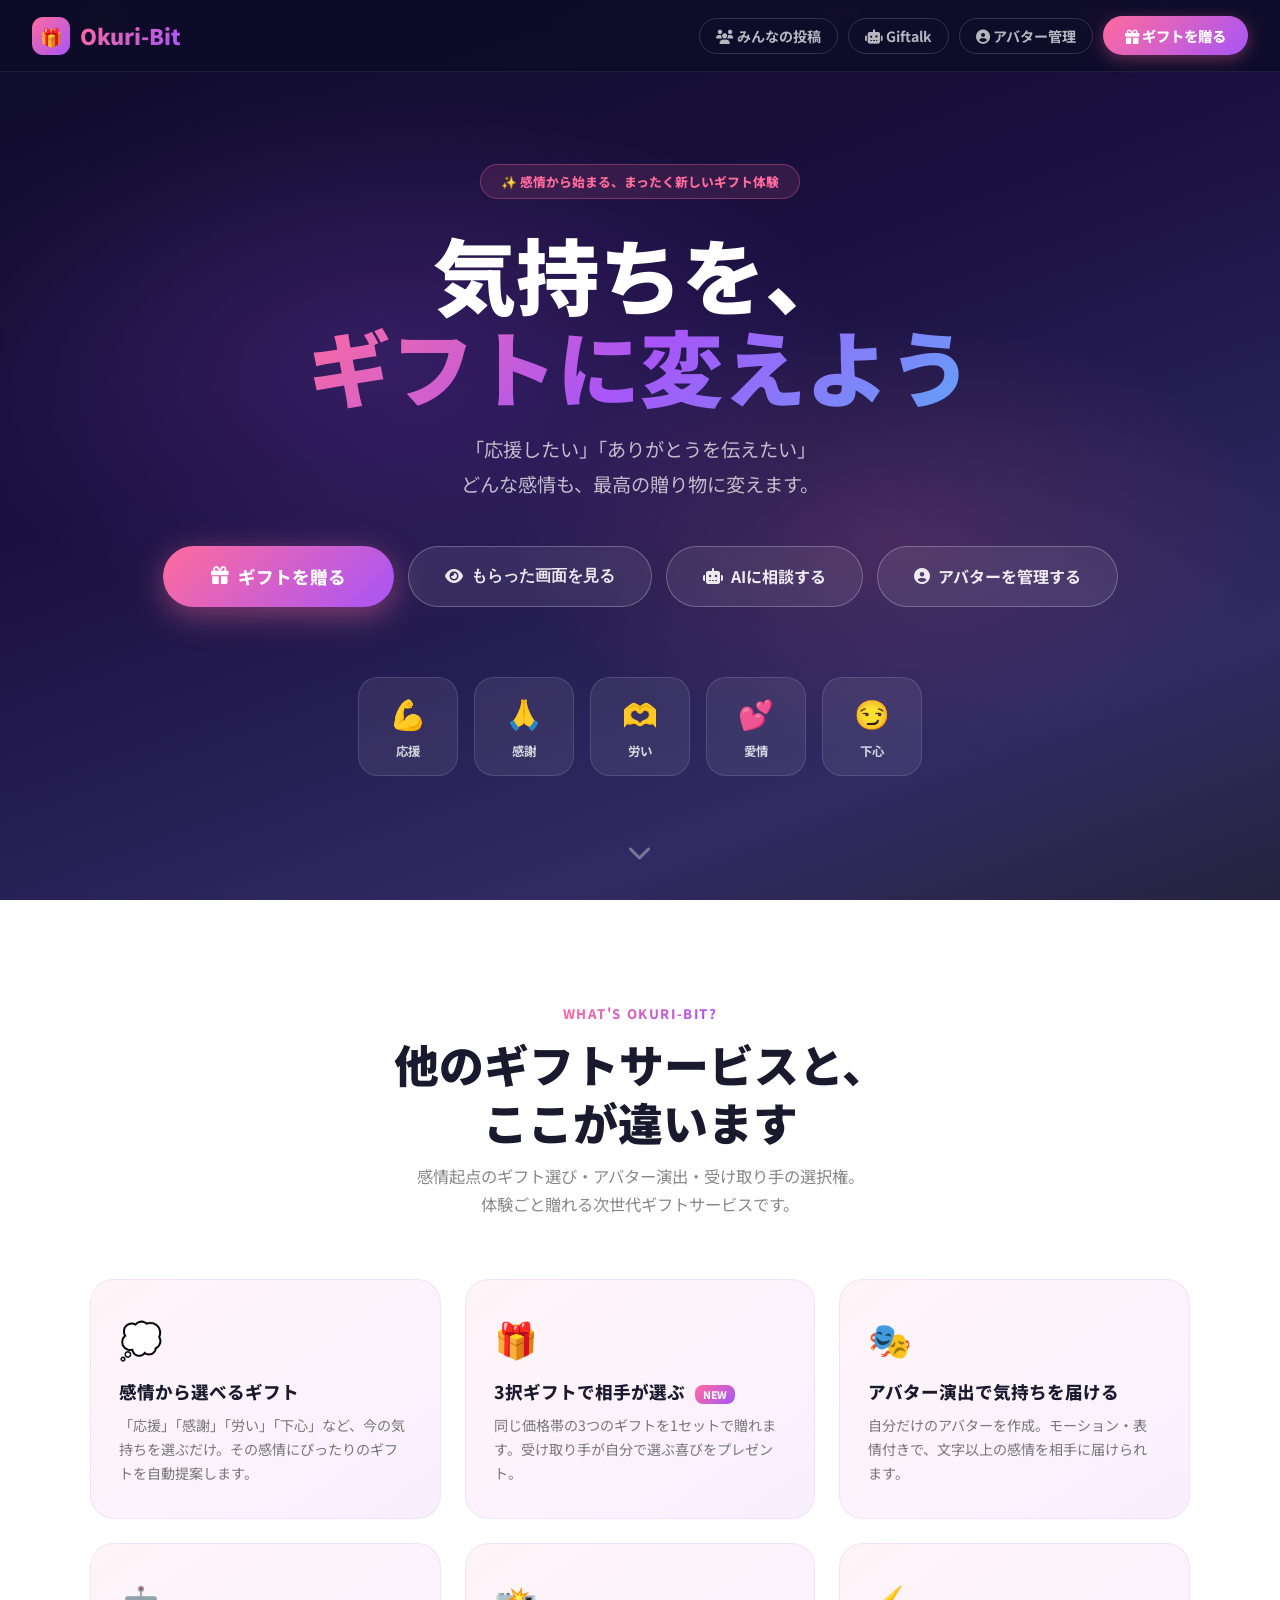
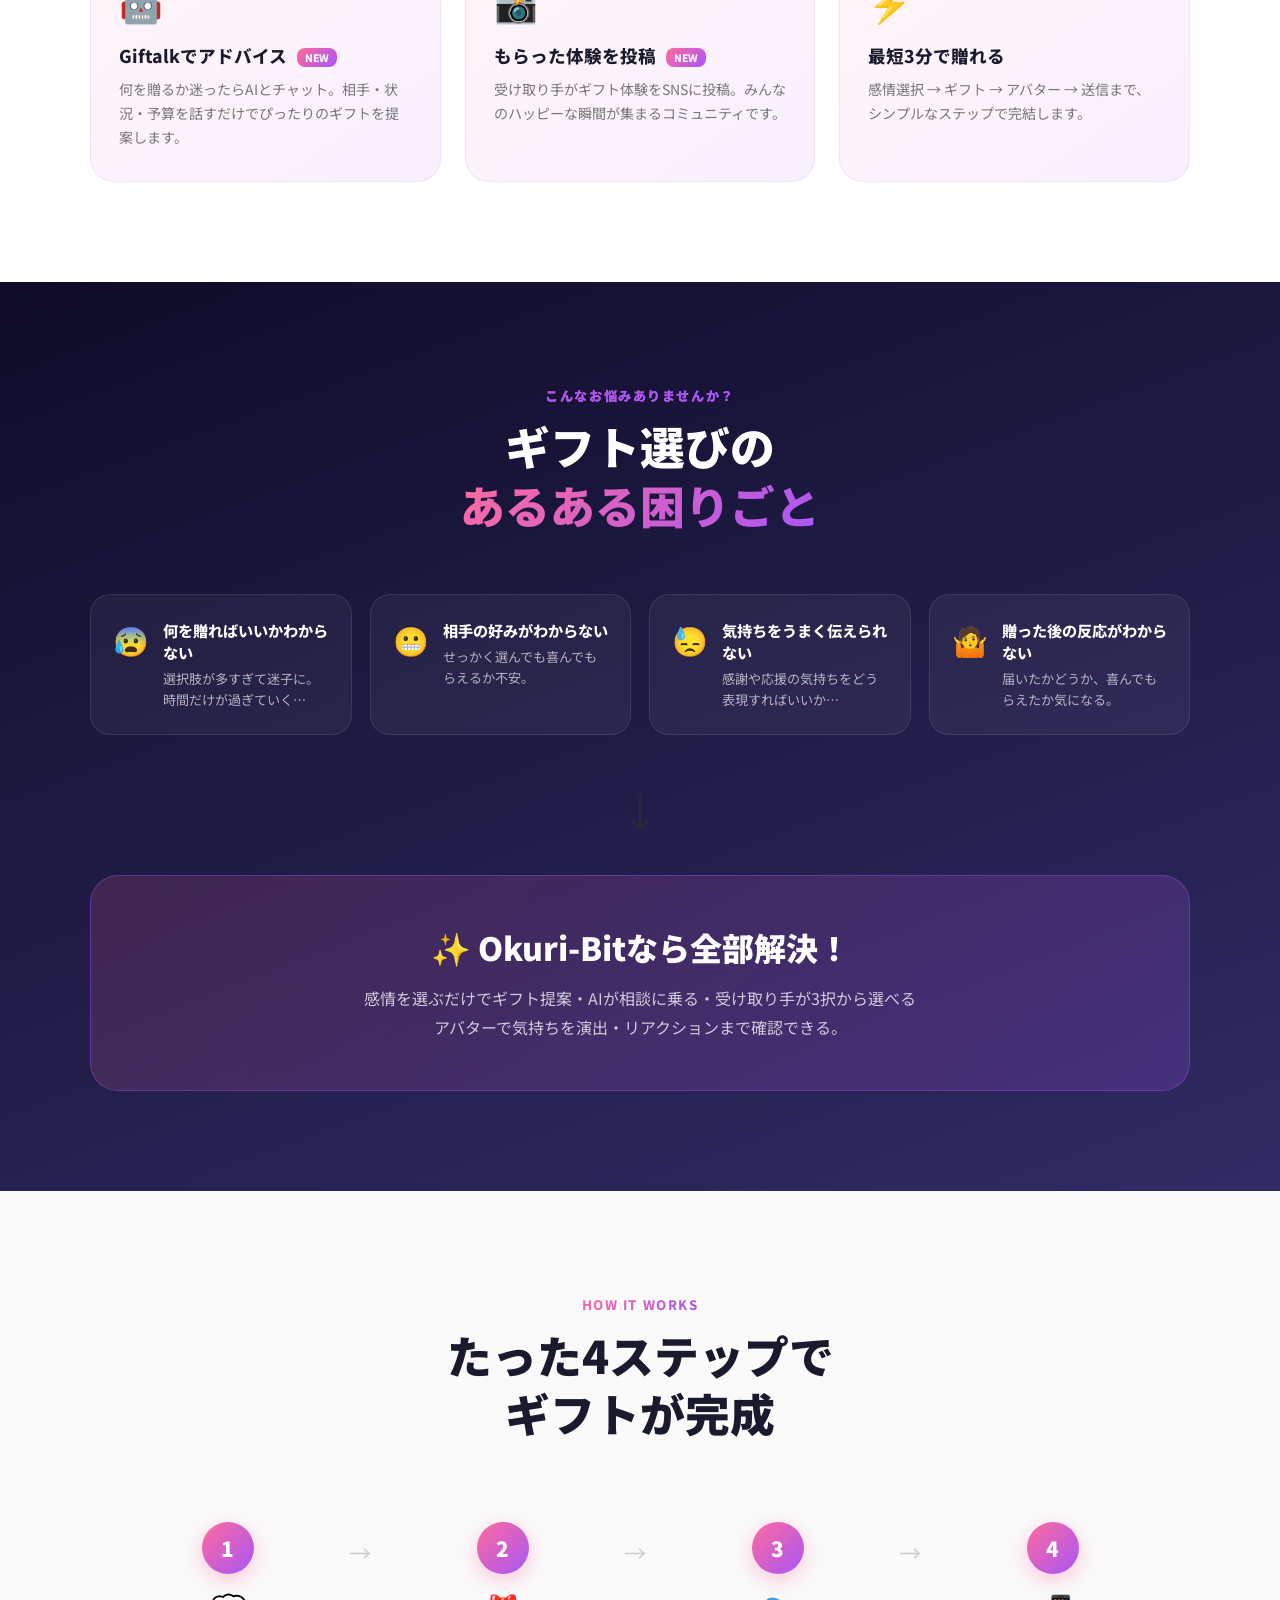
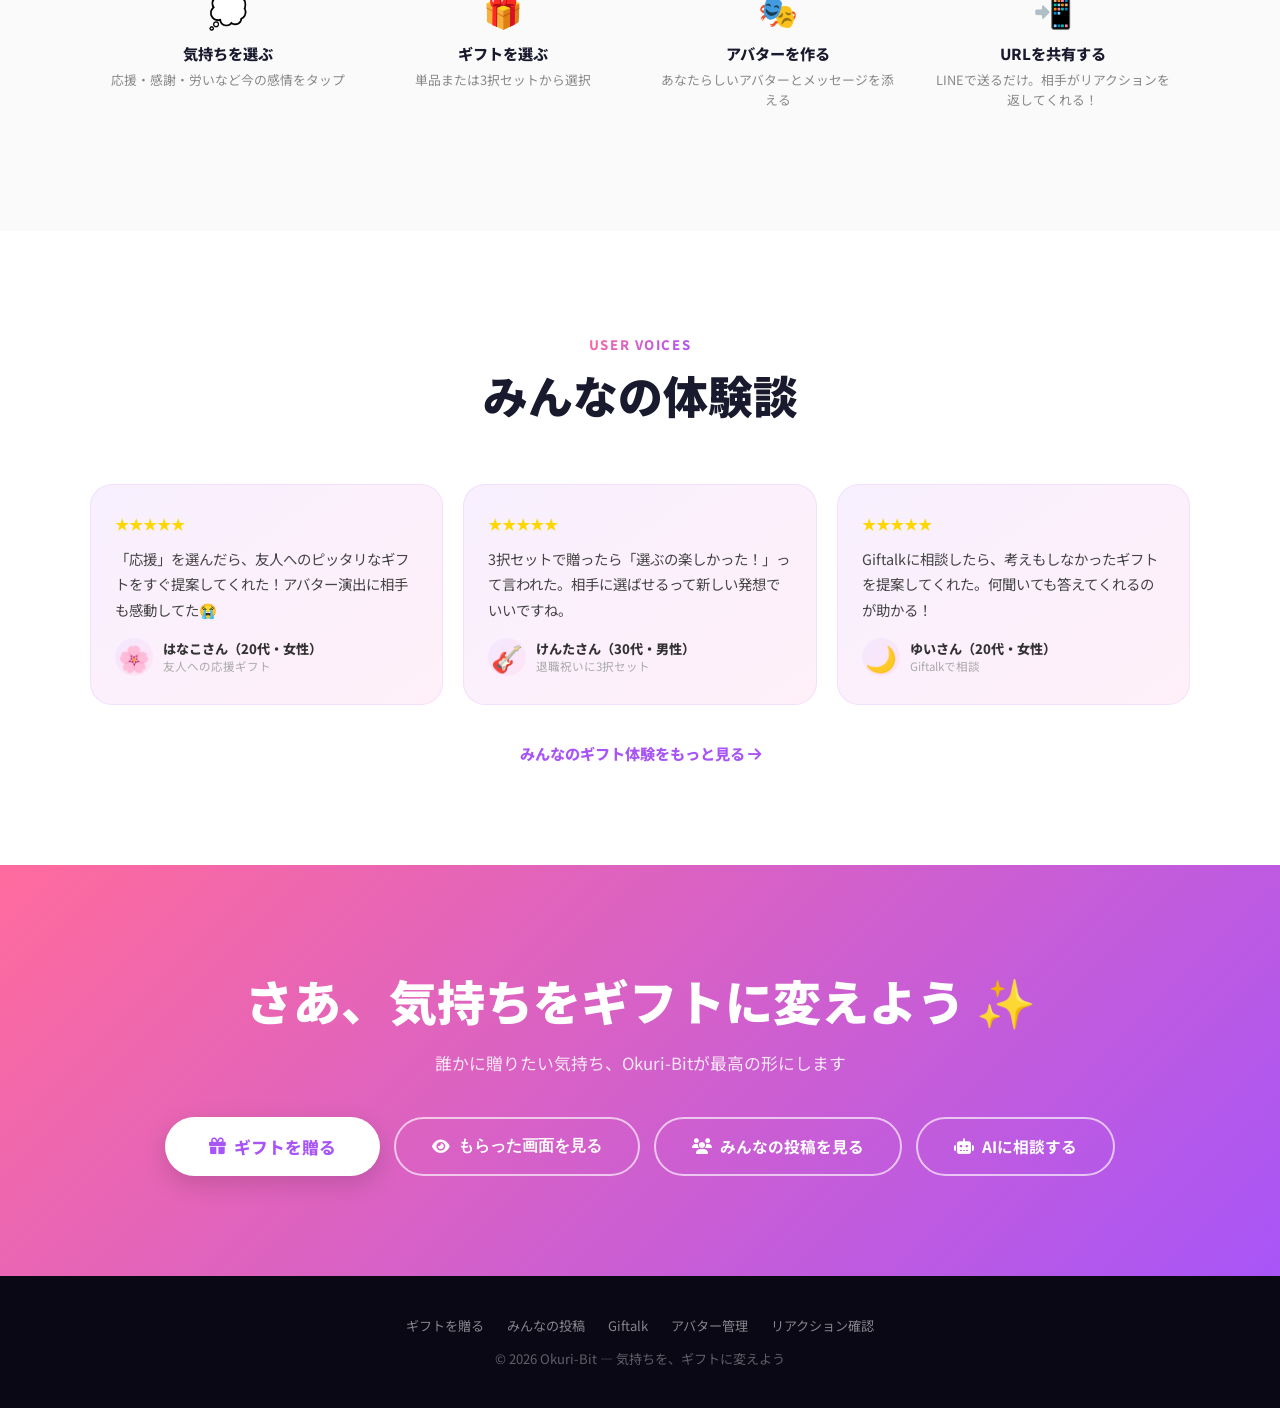
<file: index.html>
<!DOCTYPE html>
<html lang="ja">
<head>
  <meta charset="UTF-8">
  <meta name="viewport" content="width=device-width, initial-scale=1.0">
  <title>Okuri-Bit — 気持ちを、ギフトに変えよう</title>
  <link rel="stylesheet" href="css/style.css">
  <link rel="stylesheet" href="https://cdn.jsdelivr.net/npm/@fortawesome/fontawesome-free@6.4.0/css/all.min.css">
  <style>
    /* ===== Reset / Base ===== */
    html { scroll-behavior: smooth; }
    body { background: #0f0c29; overflow-x: hidden; }

    /* ===== Header ===== */
    .lp-header {
      position: fixed;
      top: 0; left: 0; right: 0;
      z-index: 100;
      padding: 16px 32px;
      display: flex;
      align-items: center;
      justify-content: space-between;
      background: rgba(15,12,41,0.85);
      backdrop-filter: blur(16px);
      border-bottom: 1px solid rgba(255,255,255,0.07);
      transition: background 0.3s;
    }
    .lp-logo {
      display: flex; align-items: center; gap: 10px;
      text-decoration: none;
    }
    .lp-logo-icon {
      width: 38px; height: 38px;
      background: linear-gradient(135deg, #FF6B9D, #A855F7);
      border-radius: 11px;
      display: flex; align-items: center; justify-content: center;
      font-size: 18px;
    }
    .lp-logo-text {
      font-size: 1.35rem; font-weight: 900;
      background: linear-gradient(135deg, #FF6B9D, #A855F7);
      -webkit-background-clip: text; -webkit-text-fill-color: transparent;
      background-clip: text;
    }
    .lp-nav {
      display: flex; align-items: center; gap: 10px;
    }
    .lp-nav-link {
      color: rgba(255,255,255,0.7);
      text-decoration: none;
      font-size: 0.88rem;
      font-weight: 700;
      padding: 7px 16px;
      border-radius: 50px;
      border: 1px solid rgba(255,255,255,0.15);
      transition: all 0.2s;
    }
    .lp-nav-link:hover { color: white; border-color: rgba(255,255,255,0.4); }
    .lp-nav-cta {
      background: linear-gradient(135deg, #FF6B9D, #A855F7);
      color: white;
      text-decoration: none;
      font-size: 0.9rem;
      font-weight: 800;
      padding: 9px 22px;
      border-radius: 50px;
      box-shadow: 0 4px 16px rgba(255,107,157,0.35);
      transition: all 0.2s;
      white-space: nowrap;
    }
    .lp-nav-cta:hover { transform: translateY(-2px); box-shadow: 0 8px 24px rgba(255,107,157,0.5); }

    /* ===== HERO ===== */
    .hero-section {
      min-height: 100vh;
      background: linear-gradient(160deg, #0f0c29 0%, #1a1040 40%, #302b63 80%, #24243e 100%);
      display: flex; flex-direction: column;
      align-items: center; justify-content: center;
      text-align: center;
      padding: 120px 24px 80px;
      position: relative;
      overflow: hidden;
    }
    .hero-section::before {
      content: '';
      position: absolute; inset: 0;
      background:
        radial-gradient(ellipse 60% 50% at 30% 40%, rgba(168,85,247,0.2) 0%, transparent 60%),
        radial-gradient(ellipse 50% 40% at 70% 60%, rgba(255,107,157,0.15) 0%, transparent 60%);
      pointer-events: none;
    }
    .hero-eyebrow {
      display: inline-flex; align-items: center; gap: 8px;
      background: rgba(255,107,157,0.12);
      border: 1px solid rgba(255,107,157,0.35);
      color: #FF6B9D;
      padding: 7px 20px; border-radius: 50px;
      font-size: 0.8rem; font-weight: 800;
      margin-bottom: 28px;
      position: relative; z-index: 1;
      animation: fadeInDown 0.8s ease forwards;
    }
    .hero-h1 {
      font-size: clamp(2.6rem, 8vw, 5.2rem);
      font-weight: 900; color: white;
      line-height: 1.1; margin-bottom: 22px;
      position: relative; z-index: 1;
      animation: fadeInUp 0.9s 0.15s ease both;
    }
    .hero-h1 .grad {
      background: linear-gradient(135deg, #FF6B9D 0%, #A855F7 50%, #60a5fa 100%);
      -webkit-background-clip: text; -webkit-text-fill-color: transparent;
      background-clip: text;
    }
    .hero-sub {
      color: rgba(255,255,255,0.7);
      font-size: clamp(1rem, 2.5vw, 1.2rem);
      max-width: 560px; margin: 0 auto 44px;
      line-height: 1.8;
      position: relative; z-index: 1;
      animation: fadeInUp 1s 0.3s ease both;
    }
    .hero-cta-group {
      display: flex; gap: 14px; flex-wrap: wrap; justify-content: center;
      position: relative; z-index: 1;
      margin-bottom: 70px;
      animation: fadeInUp 1s 0.45s ease both;
    }
    .hero-btn-primary {
      background: linear-gradient(135deg, #FF6B9D, #A855F7);
      color: white; padding: 18px 48px; border-radius: 50px;
      font-size: 1.1rem; font-weight: 800;
      border: none; cursor: pointer; text-decoration: none;
      display: inline-flex; align-items: center; gap: 9px;
      box-shadow: 0 8px 32px rgba(255,107,157,0.45);
      transition: all 0.25s;
    }
    .hero-btn-primary:hover { transform: translateY(-3px); box-shadow: 0 16px 44px rgba(255,107,157,0.6); }
    .hero-btn-ghost {
      background: rgba(255,255,255,0.08);
      color: rgba(255,255,255,0.9);
      padding: 17px 36px; border-radius: 50px;
      font-size: 1rem; font-weight: 700;
      border: 1.5px solid rgba(255,255,255,0.25);
      cursor: pointer; text-decoration: none;
      display: inline-flex; align-items: center; gap: 8px;
      transition: all 0.25s;
      backdrop-filter: blur(8px);
    }
    .hero-btn-ghost:hover { background: rgba(255,255,255,0.15); border-color: rgba(255,255,255,0.5); }

    /* Floating emotion bubbles */
    .emotion-bubbles {
      display: flex; gap: 16px; flex-wrap: wrap; justify-content: center;
      position: relative; z-index: 1;
      animation: fadeInUp 1s 0.6s ease both;
    }
    .em-bubble {
      background: rgba(255,255,255,0.07);
      border: 1px solid rgba(255,255,255,0.12);
      border-radius: 20px; padding: 14px 18px;
      text-align: center; min-width: 100px;
      backdrop-filter: blur(10px);
      transition: all 0.3s;
    }
    .em-bubble:hover { background: rgba(168,85,247,0.2); border-color: rgba(168,85,247,0.4); transform: translateY(-6px); cursor: pointer; }
    .em-bubble .eb-emoji { font-size: 1.8rem; display: block; margin-bottom: 4px; }
    .em-bubble .eb-label { color: rgba(255,255,255,0.8); font-size: 0.78rem; font-weight: 700; }
    .em-bubble:nth-child(1) { animation: float1 3.2s ease-in-out infinite; }
    .em-bubble:nth-child(2) { animation: float1 3.2s 0.4s ease-in-out infinite; }
    .em-bubble:nth-child(3) { animation: float1 3.2s 0.8s ease-in-out infinite; }
    .em-bubble:nth-child(4) { animation: float1 3.2s 1.2s ease-in-out infinite; }
    .em-bubble:nth-child(5) { animation: float1 3.2s 1.6s ease-in-out infinite; }
    @keyframes float1 { 0%,100%{transform:translateY(0);} 50%{transform:translateY(-9px);} }

    /* Scroll arrow */
    .scroll-arrow {
      position: absolute; bottom: 32px; left: 50%;
      transform: translateX(-50%);
      color: rgba(255,255,255,0.35); font-size: 1.5rem;
      animation: arrowBounce 1.6s ease-in-out infinite;
      z-index: 1;
    }
    @keyframes arrowBounce { 0%,100%{transform:translateX(-50%) translateY(0);} 50%{transform:translateX(-50%) translateY(8px);} }

    /* ===== FEATURES ===== */
    .features-section {
      background: white;
      padding: 100px 24px;
    }
    .lp-container { max-width: 1100px; margin: 0 auto; }
    .section-head {
      text-align: center; margin-bottom: 60px;
    }
    .section-eyebrow {
      display: inline-block;
      background: linear-gradient(135deg, #FF6B9D, #A855F7);
      -webkit-background-clip: text; -webkit-text-fill-color: transparent;
      background-clip: text;
      font-size: 0.82rem; font-weight: 800;
      letter-spacing: 0.12em; text-transform: uppercase;
      margin-bottom: 12px;
    }
    .section-h2 {
      font-size: clamp(1.8rem, 4vw, 2.8rem);
      font-weight: 900; color: #1a1a2e; line-height: 1.3;
    }
    .section-desc { color: #888; margin-top: 12px; font-size: 1.02rem; line-height: 1.7; }

    .features-grid {
      display: grid;
      grid-template-columns: repeat(auto-fit, minmax(290px, 1fr));
      gap: 24px;
    }
    .feature-card {
      background: linear-gradient(145deg, #FFF5F8 0%, #F8F0FF 100%);
      border: 1px solid rgba(168,85,247,0.1);
      border-radius: 24px; padding: 32px 28px;
      transition: all 0.3s;
      position: relative; overflow: hidden;
    }
    .feature-card::after {
      content: '';
      position: absolute; top: 0; left: 0; right: 0; height: 3px;
      background: linear-gradient(135deg, #FF6B9D, #A855F7);
      transform: scaleX(0); transform-origin: left;
      transition: transform 0.3s;
    }
    .feature-card:hover { transform: translateY(-6px); box-shadow: 0 20px 50px rgba(168,85,247,0.14); }
    .feature-card:hover::after { transform: scaleX(1); }
    .feat-icon { font-size: 2.2rem; margin-bottom: 16px; display: block; }
    .feature-card h3 { font-size: 1.1rem; font-weight: 800; color: #1a1a2e; margin-bottom: 10px; }
    .feature-card p { color: #777; font-size: 0.88rem; line-height: 1.7; }
    .feat-new-badge {
      display: inline-block;
      background: linear-gradient(135deg,#FF6B9D,#A855F7);
      color: white; font-size: 0.65rem; font-weight: 800;
      padding: 2px 8px; border-radius: 8px; margin-left: 6px;
      vertical-align: middle;
    }

    /* ===== PROBLEMS ===== */
    .problems-section {
      background: linear-gradient(160deg, #0f0c29 0%, #302b63 100%);
      padding: 100px 24px;
    }
    .problems-grid {
      display: grid;
      grid-template-columns: repeat(auto-fit, minmax(250px, 1fr));
      gap: 18px;
      margin-bottom: 48px;
    }
    .prob-card {
      background: rgba(255,255,255,0.05);
      border: 1px solid rgba(255,255,255,0.09);
      border-radius: 20px; padding: 24px 22px;
      display: flex; gap: 14px; align-items: flex-start;
      color: white; transition: all 0.25s;
    }
    .prob-card:hover { background: rgba(255,255,255,0.09); transform: translateX(4px); }
    .prob-icon { font-size: 1.8rem; flex-shrink: 0; }
    .prob-card h4 { font-size: 0.95rem; font-weight: 800; margin-bottom: 5px; }
    .prob-card p { font-size: 0.82rem; opacity: 0.65; line-height: 1.6; }

    .solution-banner {
      background: linear-gradient(135deg, rgba(255,107,157,0.15), rgba(168,85,247,0.2));
      border: 1px solid rgba(168,85,247,0.35);
      border-radius: 28px; padding: 48px 36px; text-align: center;
    }
    .solution-banner h3 {
      font-size: clamp(1.4rem,3vw,2rem);
      font-weight: 900; color: white; margin-bottom: 14px;
    }
    .solution-banner p { color: rgba(255,255,255,0.75); font-size: 1rem; line-height: 1.8; }

    /* ===== HOW IT WORKS ===== */
    .flow-section { background: #FAFAFA; padding: 100px 24px; }
    .flow-grid {
      display: grid;
      grid-template-columns: repeat(auto-fit, minmax(200px, 1fr));
      gap: 0; position: relative;
    }
    .flow-step { text-align: center; padding: 20px 18px; position: relative; }
    .flow-step:not(:last-child)::after {
      content: '→';
      position: absolute; right: -6px; top: 34px;
      font-size: 1.4rem; color: #ccc;
    }
    .flow-num {
      width: 52px; height: 52px;
      background: linear-gradient(135deg, #FF6B9D, #A855F7);
      color: white; border-radius: 50%;
      font-size: 1.3rem; font-weight: 900;
      display: flex; align-items: center; justify-content: center;
      margin: 0 auto 12px;
      box-shadow: 0 6px 20px rgba(255,107,157,0.35);
    }
    .flow-emoji { font-size: 2rem; margin-bottom: 10px; display: block; }
    .flow-step h4 { font-size: 0.95rem; font-weight: 800; color: #1a1a2e; margin-bottom: 6px; }
    .flow-step p { font-size: 0.8rem; color: #888; line-height: 1.6; }

    /* ===== VOICE CARDS (testimonials style) ===== */
    .voice-section { background: white; padding: 100px 24px; }
    .voice-grid {
      display: grid;
      grid-template-columns: repeat(auto-fit, minmax(280px, 1fr));
      gap: 20px;
    }
    .voice-card {
      background: linear-gradient(145deg, #F8F0FF, #FFF0F8);
      border-radius: 22px; padding: 28px 24px;
      border: 1px solid rgba(168,85,247,0.1);
      transition: all 0.25s;
    }
    .voice-card:hover { transform: translateY(-4px); box-shadow: 0 14px 36px rgba(168,85,247,0.14); }
    .voice-stars { color: #FFD700; font-size: 0.9rem; margin-bottom: 12px; }
    .voice-text { font-size: 0.9rem; color: #444; line-height: 1.75; margin-bottom: 16px; }
    .voice-author { display: flex; align-items: center; gap: 10px; }
    .voice-avatar { font-size: 1.6rem; width: 38px; height: 38px; background: linear-gradient(135deg,#F3E8FF,#FFE4F5); border-radius: 50%; display:flex; align-items:center; justify-content:center; }
    .voice-name { font-size: 0.82rem; font-weight: 800; color: #333; }
    .voice-sub { font-size: 0.72rem; color: #aaa; }

    /* ===== FINAL CTA ===== */
    .final-cta {
      background: linear-gradient(135deg, #FF6B9D, #A855F7);
      padding: 100px 24px; text-align: center;
    }
    .final-cta h2 {
      font-size: clamp(1.8rem,5vw,3rem);
      font-weight: 900; color: white; margin-bottom: 14px;
    }
    .final-cta p { color: rgba(255,255,255,0.85); font-size: 1.05rem; margin-bottom: 40px; line-height: 1.7; }
    .final-cta-btns {
      display: flex; gap: 14px; flex-wrap: wrap; justify-content: center;
    }
    .fcta-white {
      background: white; color: #A855F7;
      padding: 17px 44px; border-radius: 50px;
      font-size: 1.05rem; font-weight: 800;
      border: none; cursor: pointer; text-decoration: none;
      display: inline-flex; align-items: center; gap: 8px;
      box-shadow: 0 8px 24px rgba(0,0,0,0.15);
      transition: all 0.25s;
    }
    .fcta-white:hover { transform: translateY(-2px); box-shadow: 0 14px 32px rgba(0,0,0,0.2); }
    .fcta-outline {
      background: transparent; color: white;
      padding: 16px 36px; border-radius: 50px;
      font-size: 0.98rem; font-weight: 700;
      border: 2px solid rgba(255,255,255,0.65);
      cursor: pointer; text-decoration: none;
      display: inline-flex; align-items: center; gap: 8px;
      transition: all 0.25s;
    }
    .fcta-outline:hover { background: rgba(255,255,255,0.15); border-color: white; }

    /* ===== Footer ===== */
    .lp-footer {
      background: #0a0815;
      padding: 40px 24px;
      text-align: center;
      color: rgba(255,255,255,0.35);
      font-size: 0.82rem;
    }
    .lp-footer a { color: rgba(255,255,255,0.5); text-decoration: none; margin: 0 10px; }
    .lp-footer a:hover { color: white; }

    /* Animations */
    @keyframes fadeInDown {
      from { opacity: 0; transform: translateY(-20px); }
      to { opacity: 1; transform: translateY(0); }
    }
    @keyframes fadeInUp {
      from { opacity: 0; transform: translateY(24px); }
      to { opacity: 1; transform: translateY(0); }
    }

    /* ===== Demo Modal ===== */
    #demoModal {
      display: none;
      position: fixed; inset: 0;
      z-index: 1000;
      align-items: center; justify-content: center;
    }
    #demoModal.open { display: flex; }

    .demo-backdrop {
      position: absolute; inset: 0;
      background: rgba(5, 0, 20, 0.88);
      backdrop-filter: blur(10px);
      cursor: pointer;
    }

    .demo-panel {
      position: relative; z-index: 2;
      width: min(420px, 94vw);
      max-height: 90vh;
      overflow-y: auto;
      background: linear-gradient(170deg, #1a0030 0%, #0d001a 60%, #000510 100%);
      border: 1px solid rgba(255,255,255,0.1);
      border-radius: 32px;
      box-shadow: 0 32px 80px rgba(168,85,247,0.3), 0 0 0 1px rgba(255,107,157,0.12);
      display: flex; flex-direction: column; align-items: center;
      padding: 0 0 32px;
      animation: modalPop 0.45s cubic-bezier(0.34,1.56,0.64,1) both;
    }
    @keyframes modalPop {
      from { opacity:0; transform: scale(0.75) translateY(30px); }
      to   { opacity:1; transform: scale(1) translateY(0); }
    }

    .demo-close {
      position: absolute; top: 14px; right: 16px;
      background: rgba(255,255,255,0.1); border: none;
      color: rgba(255,255,255,0.7); font-size: 1.1rem;
      width: 34px; height: 34px; border-radius: 50%;
      cursor: pointer; display: flex; align-items: center; justify-content: center;
      transition: all 0.2s; z-index: 3;
    }
    .demo-close:hover { background: rgba(255,255,255,0.2); color: white; }

    /* Demo: stage top area */
    .demo-stage {
      width: 100%;
      background: radial-gradient(ellipse at top, rgba(168,85,247,0.3) 0%, transparent 65%);
      padding: 36px 24px 20px;
      display: flex; flex-direction: column; align-items: center;
      position: relative;
    }

    .demo-star-field {
      position: absolute; inset: 0; pointer-events: none; overflow: hidden; border-radius: 32px 32px 0 0;
    }
    .demo-star {
      position: absolute; background: white; border-radius: 50%;
      animation: demoTwinkle linear infinite;
    }
    @keyframes demoTwinkle {
      0%,100%{ opacity:0.1; transform:scale(0.8); }
      50%    { opacity:0.9; transform:scale(1.2); }
    }

    .demo-to-from {
      text-align: center; margin-bottom: 16px; z-index: 2; position: relative;
    }
    .demo-to-text {
      font-size: 0.7rem; color: rgba(255,255,255,0.4);
      font-weight: 700; letter-spacing: 2px; margin-bottom: 4px;
    }
    .demo-from-name {
      font-size: 1.05rem; font-weight: 900; color: white;
    }
    .demo-highlight {
      background: linear-gradient(90deg,#FF6B9D,#A855F7);
      -webkit-background-clip: text; -webkit-text-fill-color: transparent;
      background-clip: text;
    }

    .demo-avatar-wrap {
      position: relative; z-index: 2; margin-bottom: 4px;
    }
    .demo-avatar-glow {
      position: absolute; top:50%; left:50%;
      transform: translate(-50%,-50%);
      width: 200px; height: 200px; border-radius: 50%;
      background: radial-gradient(ellipse, rgba(255,107,157,0.3) 0%, transparent 70%);
      animation: demoGlow 2.2s ease-in-out infinite;
    }
    @keyframes demoGlow {
      0%,100%{ transform:translate(-50%,-50%) scale(1); opacity:0.8; }
      50%    { transform:translate(-50%,-50%) scale(1.2); opacity:0.4; }
    }
    #demoAvatarCanvas {
      position: relative; z-index: 2;
      filter: drop-shadow(0 0 16px rgba(255,107,157,0.4));
    }

    .demo-avatar-label {
      background: rgba(255,255,255,0.1);
      backdrop-filter: blur(8px);
      border: 1px solid rgba(255,255,255,0.2);
      color: white; padding: 5px 16px; border-radius: 50px;
      font-size: 0.75rem; font-weight: 700;
      margin-top: -4px; z-index: 2; position: relative;
    }

    .demo-speech {
      background: rgba(255,255,255,0.95);
      border-radius: 18px; padding: 14px 20px;
      max-width: 300px; margin: 14px auto 0;
      font-size: 0.88rem; line-height: 1.65; color: #2D2D2D;
      font-weight: 600; z-index: 2; position: relative;
      box-shadow: 0 6px 20px rgba(0,0,0,0.25);
      animation: fadeScaleIn 0.5s 0.3s ease both;
    }
    .demo-speech::before {
      content: '';
      position: absolute; top: -12px; left: 50%;
      transform: translateX(-50%);
      border: 7px solid transparent;
      border-bottom-color: rgba(255,255,255,0.95);
    }
    @keyframes fadeScaleIn {
      from { opacity:0; transform: scale(0.88); }
      to   { opacity:1; transform: scale(1); }
    }

    /* Demo gift cards */
    .demo-gift-area {
      width: 100%; padding: 0 20px;
      display: flex; flex-direction: column; align-items: center; gap: 12px;
    }

    /* Single gift card */
    .demo-gift-card {
      width: 100%;
      background: rgba(255,255,255,0.08);
      backdrop-filter: blur(16px);
      border: 1px solid rgba(255,255,255,0.15);
      border-radius: 22px; padding: 22px 20px;
      text-align: center;
      animation: fadeScaleIn 0.6s 0.5s ease both;
    }
    .demo-gift-emoji {
      font-size: 3.6rem; display: block; margin-bottom: 8px;
      animation: demoBounce 1.8s ease-in-out infinite;
      filter: drop-shadow(0 3px 10px rgba(255,215,0,0.4));
    }
    @keyframes demoBounce {
      0%,100%{ transform:translateY(0); }
      50%    { transform:translateY(-10px); }
    }
    .demo-gift-name {
      font-size: 1.15rem; font-weight: 900; color: white; margin-bottom: 4px;
    }
    .demo-gift-price {
      font-size: 0.88rem; font-weight: 700;
      background: linear-gradient(90deg,#FFD700,#FF8C42);
      -webkit-background-clip: text; -webkit-text-fill-color: transparent;
      background-clip: text;
    }

    /* 3-choice set cards */
    .demo-set-label {
      color: rgba(255,255,255,0.55);
      font-size: 0.72rem; font-weight: 700; letter-spacing: 2px;
      text-align: center; text-transform: uppercase;
    }
    .demo-set-title {
      font-size: 0.95rem; font-weight: 900; color: white;
      text-align: center; margin-bottom: 12px;
    }
    .demo-set-grid {
      display: grid; grid-template-columns: repeat(3,1fr); gap: 8px;
      width: 100%;
    }
    .demo-set-card {
      background: rgba(255,255,255,0.07);
      border: 2px solid rgba(255,255,255,0.1);
      border-radius: 16px; padding: 14px 6px;
      text-align: center; cursor: pointer;
      transition: all 0.28s cubic-bezier(0.34,1.56,0.64,1);
      display: flex; flex-direction: column; align-items: center; gap: 5px;
      position: relative;
    }
    .demo-set-card:hover {
      border-color: rgba(255,107,157,0.5);
      transform: translateY(-4px) scale(1.04);
      box-shadow: 0 10px 28px rgba(255,107,157,0.22);
      background: rgba(255,107,157,0.1);
    }
    .demo-set-card.chosen {
      border-color: #FF6B9D;
      background: rgba(255,107,157,0.18);
      transform: translateY(-6px) scale(1.07);
      box-shadow: 0 14px 36px rgba(255,107,157,0.38);
    }
    .demo-set-card.dimmed {
      opacity: 0.35; transform: scale(0.95); pointer-events: none;
    }
    .demo-set-badge {
      position: absolute; top:7px; right:7px;
      width: 18px; height: 18px; border-radius: 50%;
      background: linear-gradient(135deg,#FF6B9D,#A855F7);
      color: white; font-size: 0.6rem;
      display: flex; align-items: center; justify-content: center;
      opacity: 0; transform: scale(0);
      transition: all 0.3s cubic-bezier(0.34,1.56,0.64,1);
    }
    .demo-set-card.chosen .demo-set-badge { opacity:1; transform:scale(1); }
    .demo-set-emoji { font-size: 2rem; }
    .demo-set-name {
      font-size: 0.7rem; font-weight: 800; color: white; line-height: 1.3;
    }
    .demo-set-price {
      font-size: 0.65rem; font-weight: 700;
      background: linear-gradient(90deg,#FFD700,#FF8C42);
      -webkit-background-clip: text; -webkit-text-fill-color: transparent;
      background-clip: text;
    }

    .demo-decide-btn {
      width: 100%; padding: 14px;
      border-radius: 50px;
      background: linear-gradient(135deg,#FF6B9D,#A855F7);
      color: white; font-size: 0.9rem; font-weight: 800;
      border: none; cursor: pointer;
      box-shadow: 0 6px 20px rgba(255,107,157,0.4);
      transition: all 0.25s; font-family: inherit;
      opacity: 0.4; pointer-events: none;
    }
    .demo-decide-btn.ready { opacity:1; pointer-events:auto; }
    .demo-decide-btn.ready:hover { transform:translateY(-2px); box-shadow:0 10px 28px rgba(255,107,157,0.55); }

    /* Result after choosing */
    .demo-chosen-result {
      display: none; width: 100%;
      text-align: center;
      animation: fadeScaleIn 0.55s cubic-bezier(0.34,1.56,0.64,1) both;
    }
    .demo-chosen-result.show { display: block; }

    /* Reaction row */
    .demo-reaction-row {
      display: flex; gap: 8px; flex-wrap: wrap; justify-content: center;
      padding: 0 20px;
    }
    .demo-react-btn {
      width: 50px; height: 50px; border-radius: 50%;
      border: 2px solid rgba(255,255,255,0.12);
      background: rgba(255,255,255,0.07);
      font-size: 1.5rem; cursor: pointer;
      transition: all 0.22s;
      display: flex; align-items: center; justify-content: center;
    }
    .demo-react-btn:hover, .demo-react-btn.sel {
      transform: scale(1.22);
      border-color: #FF6B9D;
      background: rgba(255,107,157,0.2);
      box-shadow: 0 0 16px rgba(255,107,157,0.35);
    }
    .demo-react-sent {
      display:none; text-align:center; padding: 16px;
      animation: fadeScaleIn 0.5s ease both;
    }
    .demo-react-sent.show { display:block; }

    /* Open demo CTA */
    .demo-cta-row {
      display: flex; flex-direction: column; align-items: center; gap: 10px;
      padding: 0 20px;
    }
    .demo-go-btn {
      width: 100%; padding: 15px;
      border-radius: 50px;
      background: linear-gradient(135deg, #FF6B9D, #A855F7);
      color: white; font-size: 0.95rem; font-weight: 800;
      text-decoration: none; text-align: center;
      box-shadow: 0 6px 20px rgba(255,107,157,0.4);
      transition: all 0.25s; display: block;
    }
    .demo-go-btn:hover { transform:translateY(-2px); box-shadow:0 10px 28px rgba(255,107,157,0.55); }

    /* Selector dots (demo switcher) */
    .demo-switcher {
      display: flex; gap: 8px; justify-content: center;
      padding: 14px 0 0;
    }
    .demo-dot {
      width: 8px; height: 8px; border-radius: 50%;
      background: rgba(255,255,255,0.2);
      cursor: pointer; transition: all 0.25s;
    }
    .demo-dot.active { background: #FF6B9D; transform: scale(1.3); }

    /* Responsive */
    @media (max-width: 640px) {
      .lp-header { padding: 14px 18px; }
      .lp-nav-link { display: none; }
      .flow-step:not(:last-child)::after { display: none; }
      .flow-grid { gap: 20px; }
    }
  </style>
</head>
<body>

<!-- Fixed Header -->
<header class="lp-header" id="lpHeader">
  <a href="index.html" class="lp-logo">
    <div class="lp-logo-icon">🎁</div>
    <span class="lp-logo-text">Okuri-Bit</span>
  </a>
  <nav class="lp-nav">
    <a href="community.html" class="lp-nav-link"><i class="fas fa-users"></i> みんなの投稿</a>
    <a href="giftalk.html" class="lp-nav-link"><i class="fas fa-robot"></i> Giftalk</a>
    <a href="avatars.html" class="lp-nav-link"><i class="fas fa-user-circle"></i> アバター管理</a>
    <a href="gift.html" class="lp-nav-cta"><i class="fas fa-gift"></i> ギフトを贈る</a>
  </nav>
</header>

<!-- HERO -->
<section class="hero-section">
  <div class="hero-eyebrow">✨ 感情から始まる、まったく新しいギフト体験</div>
  <h1 class="hero-h1">気持ちを、<br><span class="grad">ギフトに変えよう</span></h1>
  <p class="hero-sub">「応援したい」「ありがとうを伝えたい」<br>どんな感情も、最高の贈り物に変えます。</p>

  <div class="hero-cta-group">
    <a href="gift.html" class="hero-btn-primary">
      <i class="fas fa-gift"></i> ギフトを贈る
    </a>
    <button class="hero-btn-ghost" onclick="openDemoModal()">
      <i class="fas fa-eye"></i> もらった画面を見る
    </button>
    <a href="giftalk.html" class="hero-btn-ghost">
      <i class="fas fa-robot"></i> AIに相談する
    </a>
    <a href="avatars.html" class="hero-btn-ghost">
      <i class="fas fa-user-circle"></i> アバターを管理する
    </a>
  </div>

  <div class="emotion-bubbles">
    <div class="em-bubble" onclick="location.href='gift.html?emotion=cheer'">
      <span class="eb-emoji">💪</span><span class="eb-label">応援</span>
    </div>
    <div class="em-bubble" onclick="location.href='gift.html?emotion=thanks'">
      <span class="eb-emoji">🙏</span><span class="eb-label">感謝</span>
    </div>
    <div class="em-bubble" onclick="location.href='gift.html?emotion=care'">
      <span class="eb-emoji">🫶</span><span class="eb-label">労い</span>
    </div>
    <div class="em-bubble" onclick="location.href='gift.html?emotion=love'">
      <span class="eb-emoji">💕</span><span class="eb-label">愛情</span>
    </div>
    <div class="em-bubble" onclick="location.href='gift.html?emotion=hidden'">
      <span class="eb-emoji">😏</span><span class="eb-label">下心</span>
    </div>
  </div>

  <div class="scroll-arrow"><i class="fas fa-chevron-down"></i></div>
</section>

<!-- FEATURES -->
<section class="features-section">
  <div class="lp-container">
    <div class="section-head">
      <div class="section-eyebrow">What's Okuri-Bit?</div>
      <h2 class="section-h2">他のギフトサービスと、<br>ここが違います</h2>
      <p class="section-desc">感情起点のギフト選び・アバター演出・受け取り手の選択権。<br>体験ごと贈れる次世代ギフトサービスです。</p>
    </div>
    <div class="features-grid">
      <div class="feature-card">
        <span class="feat-icon">💭</span>
        <h3>感情から選べるギフト</h3>
        <p>「応援」「感謝」「労い」「下心」など、今の気持ちを選ぶだけ。その感情にぴったりのギフトを自動提案します。</p>
      </div>
      <div class="feature-card">
        <span class="feat-icon">🎁</span>
        <h3>3択ギフトで相手が選ぶ <span class="feat-new-badge">NEW</span></h3>
        <p>同じ価格帯の3つのギフトを1セットで贈れます。受け取り手が自分で選ぶ喜びをプレゼント。</p>
      </div>
      <div class="feature-card">
        <span class="feat-icon">🎭</span>
        <h3>アバター演出で気持ちを届ける</h3>
        <p>自分だけのアバターを作成。モーション・表情付きで、文字以上の感情を相手に届けられます。</p>
      </div>
      <div class="feature-card">
        <span class="feat-icon">🤖</span>
        <h3>Giftalkでアドバイス <span class="feat-new-badge">NEW</span></h3>
        <p>何を贈るか迷ったらAIとチャット。相手・状況・予算を話すだけでぴったりのギフトを提案します。</p>
      </div>
      <div class="feature-card">
        <span class="feat-icon">📸</span>
        <h3>もらった体験を投稿 <span class="feat-new-badge">NEW</span></h3>
        <p>受け取り手がギフト体験をSNSに投稿。みんなのハッピーな瞬間が集まるコミュニティです。</p>
      </div>
      <div class="feature-card">
        <span class="feat-icon">⚡</span>
        <h3>最短3分で贈れる</h3>
        <p>感情選択 → ギフト → アバター → 送信まで、シンプルなステップで完結します。</p>
      </div>
    </div>
  </div>
</section>

<!-- PROBLEMS -->
<section class="problems-section">
  <div class="lp-container">
    <div class="section-head">
      <div class="section-eyebrow" style="color:#A855F7; -webkit-text-fill-color: #A855F7;">こんなお悩みありませんか？</div>
      <h2 class="section-h2" style="color:white;">ギフト選びの<br><span style="background:linear-gradient(135deg,#FF6B9D,#A855F7);-webkit-background-clip:text;-webkit-text-fill-color:transparent;background-clip:text;">あるある困りごと</span></h2>
    </div>
    <div class="problems-grid">
      <div class="prob-card">
        <span class="prob-icon">😰</span>
        <div>
          <h4>何を贈ればいいかわからない</h4>
          <p>選択肢が多すぎて迷子に。時間だけが過ぎていく…</p>
        </div>
      </div>
      <div class="prob-card">
        <span class="prob-icon">😬</span>
        <div>
          <h4>相手の好みがわからない</h4>
          <p>せっかく選んでも喜んでもらえるか不安。</p>
        </div>
      </div>
      <div class="prob-card">
        <span class="prob-icon">😓</span>
        <div>
          <h4>気持ちをうまく伝えられない</h4>
          <p>感謝や応援の気持ちをどう表現すればいいか…</p>
        </div>
      </div>
      <div class="prob-card">
        <span class="prob-icon">🤷</span>
        <div>
          <h4>贈った後の反応がわからない</h4>
          <p>届いたかどうか、喜んでもらえたか気になる。</p>
        </div>
      </div>
    </div>
    <div style="text-align:center; font-size:2.4rem; margin: 36px 0; opacity:0.7;">↓</div>
    <div class="solution-banner">
      <h3>✨ Okuri-Bitなら全部解決！</h3>
      <p>感情を選ぶだけでギフト提案・AIが相談に乗る・受け取り手が3択から選べる<br>アバターで気持ちを演出・リアクションまで確認できる。</p>
    </div>
  </div>
</section>

<!-- FLOW -->
<section class="flow-section">
  <div class="lp-container">
    <div class="section-head">
      <div class="section-eyebrow">How it works</div>
      <h2 class="section-h2">たった4ステップで<br>ギフトが完成</h2>
    </div>
    <div class="flow-grid">
      <div class="flow-step">
        <div class="flow-num">1</div>
        <span class="flow-emoji">💭</span>
        <h4>気持ちを選ぶ</h4>
        <p>応援・感謝・労いなど今の感情をタップ</p>
      </div>
      <div class="flow-step">
        <div class="flow-num">2</div>
        <span class="flow-emoji">🎁</span>
        <h4>ギフトを選ぶ</h4>
        <p>単品または3択セットから選択</p>
      </div>
      <div class="flow-step">
        <div class="flow-num">3</div>
        <span class="flow-emoji">🎭</span>
        <h4>アバターを作る</h4>
        <p>あなたらしいアバターとメッセージを添える</p>
      </div>
      <div class="flow-step">
        <div class="flow-num">4</div>
        <span class="flow-emoji">📲</span>
        <h4>URLを共有する</h4>
        <p>LINEで送るだけ。相手がリアクションを返してくれる！</p>
      </div>
    </div>
  </div>
</section>

<!-- VOICES -->
<section class="voice-section">
  <div class="lp-container">
    <div class="section-head">
      <div class="section-eyebrow">User Voices</div>
      <h2 class="section-h2">みんなの体験談</h2>
    </div>
    <div class="voice-grid">
      <div class="voice-card">
        <div class="voice-stars">★★★★★</div>
        <p class="voice-text">「応援」を選んだら、友人へのピッタリなギフトをすぐ提案してくれた！アバター演出に相手も感動してた😭</p>
        <div class="voice-author">
          <div class="voice-avatar">🌸</div>
          <div><div class="voice-name">はなこさん（20代・女性）</div><div class="voice-sub">友人への応援ギフト</div></div>
        </div>
      </div>
      <div class="voice-card">
        <div class="voice-stars">★★★★★</div>
        <p class="voice-text">3択セットで贈ったら「選ぶの楽しかった！」って言われた。相手に選ばせるって新しい発想でいいですね。</p>
        <div class="voice-author">
          <div class="voice-avatar">🎸</div>
          <div><div class="voice-name">けんたさん（30代・男性）</div><div class="voice-sub">退職祝いに3択セット</div></div>
        </div>
      </div>
      <div class="voice-card">
        <div class="voice-stars">★★★★★</div>
        <p class="voice-text">Giftalkに相談したら、考えもしなかったギフトを提案してくれた。何聞いても答えてくれるのが助かる！</p>
        <div class="voice-author">
          <div class="voice-avatar">🌙</div>
          <div><div class="voice-name">ゆいさん（20代・女性）</div><div class="voice-sub">Giftalkで相談</div></div>
        </div>
      </div>
    </div>
    <div style="text-align:center; margin-top:36px;">
      <a href="community.html" style="color:#A855F7; font-weight:800; font-size:0.95rem; text-decoration:none;">
        みんなのギフト体験をもっと見る <i class="fas fa-arrow-right"></i>
      </a>
    </div>
  </div>
</section>

<!-- FINAL CTA -->
<section class="final-cta">
  <div class="lp-container">
    <h2>さあ、気持ちをギフトに変えよう ✨</h2>
    <p>誰かに贈りたい気持ち、Okuri-Bitが最高の形にします</p>
    <div class="final-cta-btns">
      <a href="gift.html" class="fcta-white">
        <i class="fas fa-gift"></i> ギフトを贈る
      </a>
      <button class="fcta-outline" style="cursor:pointer;" onclick="openDemoModal()">
        <i class="fas fa-eye"></i> もらった画面を見る
      </button>
      <a href="community.html" class="fcta-outline">
        <i class="fas fa-users"></i> みんなの投稿を見る
      </a>
      <a href="giftalk.html" class="fcta-outline">
        <i class="fas fa-robot"></i> AIに相談する
      </a>
    </div>
  </div>
</section>

<!-- Footer -->
<footer class="lp-footer">
  <div style="margin-bottom:14px;">
    <a href="gift.html">ギフトを贈る</a>
    <a href="community.html">みんなの投稿</a>
    <a href="giftalk.html">Giftalk</a>
    <a href="avatars.html">アバター管理</a>
    <a href="reactions.html">リアクション確認</a>
  </div>
  <div>© 2026 Okuri-Bit — 気持ちを、ギフトに変えよう</div>
</footer>

<!-- ===== Demo Modal ===== -->
<div id="demoModal" role="dialog" aria-modal="true" aria-label="もらった画面のデモ">
  <div class="demo-backdrop" onclick="closeDemoModal()"></div>
  <div class="demo-panel" id="demoPanelInner">
    <button class="demo-close" onclick="closeDemoModal()" aria-label="閉じる"><i class="fas fa-times"></i></button>

    <!-- Stage: avatar + speech -->
    <div class="demo-stage">
      <div class="demo-star-field" id="demoStarField"></div>

      <!-- switcher dots -->
      <div class="demo-switcher">
        <div class="demo-dot active" id="dot0" onclick="switchDemo(0)" title="単品ギフトの例"></div>
        <div class="demo-dot" id="dot1" onclick="switchDemo(1)" title="3択セットの例"></div>
      </div>

      <!-- to / from -->
      <div class="demo-to-from">
        <div class="demo-to-text">✦ GIFT FOR YOU ✦</div>
        <div class="demo-from-name">
          <span class="demo-highlight" id="demoRecipient">あなた</span>さんへ
        </div>
        <div style="color:rgba(255,255,255,0.35); font-size:0.75rem; margin-top:3px;">
          from <span id="demoSender" style="color:rgba(255,255,255,0.65); font-weight:700;">まこと</span>
        </div>
      </div>

      <!-- Avatar -->
      <div class="demo-avatar-wrap">
        <div class="demo-avatar-glow"></div>
        <canvas id="demoAvatarCanvas" width="180" height="180"></canvas>
      </div>
      <div class="demo-avatar-label" id="demoAvatarLabel">🌟 コトネ</div>

      <!-- Speech bubble -->
      <div class="demo-speech" id="demoSpeech">
        いつも応援してるよ！💪<br>小さな気持ちだけど受け取ってね🎁
      </div>
    </div>

    <!-- Gift area (JS controlled) -->
    <div class="demo-gift-area" id="demoGiftArea">
      <!-- JS で描画 -->
    </div>

    <!-- Reaction row -->
    <div class="demo-reaction-row" id="demoReactionRow" style="display:none;">
      <button class="demo-react-btn" onclick="demoReact('🥰',this)">🥰</button>
      <button class="demo-react-btn" onclick="demoReact('😭',this)">😭</button>
      <button class="demo-react-btn" onclick="demoReact('🙏',this)">🙏</button>
      <button class="demo-react-btn" onclick="demoReact('😍',this)">😍</button>
      <button class="demo-react-btn" onclick="demoReact('🎉',this)">🎉</button>
      <button class="demo-react-btn" onclick="demoReact('💖',this)">💖</button>
    </div>

    <!-- Reaction sent state -->
    <div class="demo-react-sent" id="demoReactSent">
      <div style="font-size:2.4rem; margin-bottom:8px;" id="demoSentIcon">💖</div>
      <div style="font-weight:800; color:white; font-size:0.95rem; margin-bottom:4px;">リアクションを送りました！</div>
      <div style="color:rgba(255,255,255,0.5); font-size:0.78rem;">送り手に届きます ✨</div>
    </div>

    <!-- CTA -->
    <div class="demo-cta-row" id="demoCta">
      <a href="gift.html" class="demo-go-btn">
        <i class="fas fa-gift"></i> 実際に贈ってみる
      </a>
      <a id="demoFullLink" href="receive.html?demo=1" style="color:rgba(255,255,255,0.4); font-size:0.78rem; text-decoration:none;">
        フルバージョンを見る <i class="fas fa-arrow-right"></i>
      </a>
    </div>
  </div>
</div>

<!-- Particles (subtle) -->
<div id="lpParticles" style="position:fixed;inset:0;pointer-events:none;z-index:0;overflow:hidden;"></div>

<script>
// ===== Demo Modal =====

// Demo scenarios
const DEMO_SCENARIOS = [
  {
    // Scenario 0: Single gift
    sender: 'まこと',
    recipient: 'あなた',
    avatarLabel: '🌟 コトネ',
    speech: 'いつも応援してるよ！💪\nちょっとしたプレゼントだけど受け取ってね🎁',
    avatar: { faceColor:'#FFDABB', hairStyle:'long', hairColor:'#3D2B1F', eyeStyle:'normal', accessory:'ribbon', outfit:'dress', expression:'cheer', motion:'bounce' },
    isSet: false,
    gift: { emoji:'🌸', name:'アロマキャンドルセット', price: 2800 }
  },
  {
    // Scenario 1: 3-choice set
    sender: 'ゆい',
    recipient: 'あなた',
    avatarLabel: '✨ ハル',
    speech: '本当にありがとう！🙏\n3つから好きなの選んでね💕',
    avatar: { faceColor:'#FFE0CC', hairStyle:'wavy', hairColor:'#8B5E3C', eyeStyle:'sparkle', accessory:'earring', outfit:'casual', expression:'love', motion:'heartbeat' },
    isSet: true,
    setName: 'ありがとうセット',
    setItems: [
      { emoji:'🍵', name:'高級抹茶セット', price:2500 },
      { emoji:'🧴', name:'ハンドクリーム', price:2200 },
      { emoji:'🎀', name:'シルクスカーフ', price:2800 },
    ]
  }
];

let demoScenarioIdx = 0;
let demoAnimFrame = null;
let demoMotionTime = 0;
let demoChosenIdx = -1;
let demoReacted = false;

function openDemoModal() {
  demoScenarioIdx = 0;
  demoChosenIdx = -1;
  demoReacted = false;
  document.getElementById('demoModal').classList.add('open');
  document.body.style.overflow = 'hidden';
  initDemoStars();
  renderDemoScenario(0);
}

function closeDemoModal() {
  document.getElementById('demoModal').classList.remove('open');
  document.body.style.overflow = '';
  if (demoAnimFrame) { cancelAnimationFrame(demoAnimFrame); demoAnimFrame = null; }
}

function switchDemo(idx) {
  demoScenarioIdx = idx;
  demoChosenIdx = -1;
  document.querySelectorAll('.demo-dot').forEach((d,i)=>d.classList.toggle('active', i===idx));
  renderDemoScenario(idx);
}

function initDemoStars() {
  const sf = document.getElementById('demoStarField');
  if (sf.children.length > 0) return; // already done
  for (let i = 0; i < 50; i++) {
    const s = document.createElement('div');
    s.className = 'demo-star';
    const size = Math.random() * 2.5 + 0.8;
    s.style.cssText = `
      left:${Math.random()*100}%; top:${Math.random()*100}%;
      width:${size}px; height:${size}px;
      animation-duration:${1+Math.random()*3}s;
      animation-delay:${Math.random()*3}s;
    `;
    sf.appendChild(s);
  }
}

function renderDemoScenario(idx) {
  const sc = DEMO_SCENARIOS[idx];

  // Names
  document.getElementById('demoRecipient').textContent = sc.recipient;
  document.getElementById('demoSender').textContent = sc.sender;
  document.getElementById('demoAvatarLabel').textContent = sc.avatarLabel;
  document.getElementById('demoSpeech').innerHTML = sc.speech.replace(/\n/g,'<br>');

  // Reset reaction area
  document.getElementById('demoReactionRow').style.display = 'none';
  document.getElementById('demoReactSent').classList.remove('show');
  document.getElementById('demoCta').style.display = 'flex';
  document.querySelectorAll('.demo-react-btn').forEach(b=>b.classList.remove('sel'));
  demoReacted = false;
  demoChosenIdx = -1;

  // Render gift area
  const area = document.getElementById('demoGiftArea');
  if (!sc.isSet) {
    // Single gift
    area.innerHTML = `
      <div class="demo-gift-card">
        <span class="demo-gift-emoji">${sc.gift.emoji}</span>
        <div class="demo-gift-name">${sc.gift.name}</div>
        <div class="demo-gift-price">¥${sc.gift.price.toLocaleString()}</div>
      </div>
    `;
    // Show reaction right away
    setTimeout(()=>{ document.getElementById('demoReactionRow').style.display='flex'; }, 500);
  } else {
    // 3-choice set
    const cardsHtml = sc.setItems.map((item,i)=>`
      <div class="demo-set-card" id="dsc${i}" onclick="demoPick(${i})">
        <div class="demo-set-badge">✓</div>
        <span class="demo-set-emoji">${item.emoji}</span>
        <div class="demo-set-name">${item.name}</div>
        <div class="demo-set-price">¥${item.price.toLocaleString()}</div>
      </div>
    `).join('');
    area.innerHTML = `
      <div class="demo-set-label">∴ 3択セットギフト</div>
      <div class="demo-set-title" id="demoSetTitle">🎁 3つから1つ選んでね</div>
      <div class="demo-set-grid">${cardsHtml}</div>
      <button class="demo-decide-btn" id="demoDecideBtn" onclick="demoDecide()">✨ これにする！</button>
      <div class="demo-chosen-result" id="demoChosenResult"></div>
    `;
  }

  // Avatar
  startDemoAvatar(sc.avatar);
}

// ===== Avatar Drawing =====
function startDemoAvatar(av) {
  if (demoAnimFrame) { cancelAnimationFrame(demoAnimFrame); demoAnimFrame = null; }
  demoMotionTime = 0;
  const canvas = document.getElementById('demoAvatarCanvas');
  const ctx = canvas.getContext('2d');
  const motion = av.motion || 'bounce';

  function tick() {
    demoMotionTime += 0.055;
    let yOff=0, rot=0, sc=1;
    if (motion==='bounce')    yOff = Math.sin(demoMotionTime*2.5)*10;
    else if (motion==='wave') { yOff=Math.sin(demoMotionTime*2)*4; rot=Math.sin(demoMotionTime*3)*0.07; }
    else if (motion==='spin') rot = demoMotionTime*0.05;
    else if (motion==='heartbeat') sc = 1+Math.abs(Math.sin(demoMotionTime*3))*0.1;
    else if (motion==='tada') { yOff=Math.sin(demoMotionTime*4)*7; rot=Math.sin(demoMotionTime*5)*0.09; sc=1+Math.abs(Math.sin(demoMotionTime*4))*0.07; }
    drawDemoAvatar(ctx, av, yOff, sc, rot);
    demoAnimFrame = requestAnimationFrame(tick);
  }
  tick();
}

function drawDemoAvatar(ctx, s, yOff=0, sc=1, rot=0) {
  const W=180, H=180;
  ctx.clearRect(0,0,W,H);
  ctx.save();
  ctx.translate(W/2, H/2+yOff);
  ctx.rotate(rot);
  ctx.scale(sc,sc);
  ctx.translate(-W/2,-H/2);

  const outfitColors = { casual:'#7EC8E3', formal:'#4A5568', dress:'#FF9FB2', yukata:'#6B8E6E' };
  const bodyColor = outfitColors[s.outfit] || '#7EC8E3';
  const cx=90, cy=90;

  // Body
  ctx.beginPath(); ctx.ellipse(cx,148,34,26,0,0,Math.PI*2);
  ctx.fillStyle=bodyColor; ctx.fill();

  // Neck
  ctx.beginPath(); ctx.rect(82,120,16,18);
  ctx.fillStyle=s.faceColor; ctx.fill();

  // Head
  ctx.beginPath(); ctx.arc(cx,98,40,0,Math.PI*2);
  ctx.fillStyle=s.faceColor; ctx.fill();
  ctx.strokeStyle='rgba(0,0,0,0.06)'; ctx.lineWidth=1.5; ctx.stroke();

  // Hair
  drawDemoHair(ctx,s.hairStyle,s.hairColor,cx);

  // Eyes
  drawDemoEyes(ctx,s.eyeStyle,s.expression,cx);

  // Nose
  ctx.beginPath(); ctx.arc(cx,104,3,0,Math.PI);
  ctx.strokeStyle='rgba(0,0,0,0.14)'; ctx.lineWidth=1.5; ctx.stroke();

  // Mouth
  drawDemoMouth(ctx,s.expression,cx);

  // Cheeks
  if(['love','happy','celebrate','cheer','shy'].includes(s.expression)){
    ctx.beginPath(); ctx.ellipse(cx-20,108,8,5,-0.2,0,Math.PI*2); ctx.fillStyle='rgba(255,150,150,0.32)'; ctx.fill();
    ctx.beginPath(); ctx.ellipse(cx+20,108,8,5,0.2,0,Math.PI*2); ctx.fill();
  }

  // Accessory
  drawDemoAccessory(ctx,s.accessory,cx);

  ctx.restore();
}

function drawDemoHair(ctx,style,color,cx){
  ctx.fillStyle=color;
  if(style==='short'){
    ctx.beginPath(); ctx.arc(cx,86,40,Math.PI,0); ctx.fill();
    ctx.beginPath(); ctx.arc(cx,88,40,-0.3,Math.PI+0.3); ctx.fill();
  } else if(style==='long'){
    ctx.beginPath(); ctx.arc(cx,86,40,Math.PI,0); ctx.fill();
    ctx.beginPath(); ctx.ellipse(cx-27,118,14,30,-0.12,0,Math.PI*2); ctx.fill();
    ctx.beginPath(); ctx.ellipse(cx+27,118,14,30,0.12,0,Math.PI*2); ctx.fill();
  } else if(style==='wavy'){
    ctx.beginPath(); ctx.arc(cx,86,40,Math.PI,0); ctx.fill();
    for(let i=0;i<3;i++){
      ctx.beginPath(); ctx.arc(cx-22+i*22,132+Math.sin(i)*6,11,0,Math.PI*2); ctx.fill();
    }
  } else if(style==='bun'){
    ctx.beginPath(); ctx.arc(cx,86,40,Math.PI+0.25,-0.25); ctx.fill();
    ctx.beginPath(); ctx.arc(cx,58,17,0,Math.PI*2); ctx.fill();
  } else if(style==='hat'){
    ctx.beginPath(); ctx.ellipse(cx,78,40,14,0,0,Math.PI*2); ctx.fill();
    ctx.beginPath(); ctx.ellipse(cx,63,28,24,0,0,Math.PI*2); ctx.fill();
    ctx.beginPath(); ctx.arc(cx+18,64,5,0,Math.PI*2); ctx.fillStyle='#FF6B9D'; ctx.fill();
  }
}

function drawDemoEyes(ctx,style,expr,cx){
  if(['happy','celebrate','cheer','excited'].includes(expr)){
    ctx.beginPath(); ctx.arc(cx-14,96,7,Math.PI,0); ctx.strokeStyle='#333'; ctx.lineWidth=2.5; ctx.stroke();
    ctx.beginPath(); ctx.arc(cx+14,96,7,Math.PI,0); ctx.stroke();
  } else if(expr==='love'){
    drawDemoHeart(ctx,cx-16,91,8);
    drawDemoHeart(ctx,cx+10,91,8);
  } else if(expr==='cool'){
    ctx.fillStyle='#222';
    ctx.beginPath(); ctx.roundRect(cx-26,91,20,11,5); ctx.fill();
    ctx.beginPath(); ctx.roundRect(cx+6,91,20,11,5); ctx.fill();
  } else {
    const r = style==='sleepy' ? 5 : 6;
    const iris = style==='sparkle' ? '#FF6B9D' : '#3B5EDB';
    [cx-14,cx+14].forEach(ex=>{
      ctx.beginPath(); ctx.ellipse(ex,96,r,r*0.9,0,0,Math.PI*2);
      ctx.fillStyle='#fff'; ctx.fill(); ctx.strokeStyle='#333'; ctx.lineWidth=1.5; ctx.stroke();
      ctx.beginPath(); ctx.arc(ex,96,r*0.52,0,Math.PI*2); ctx.fillStyle=iris; ctx.fill();
      ctx.beginPath(); ctx.arc(ex-2,93,1.5,0,Math.PI*2); ctx.fillStyle='white'; ctx.fill();
    });
    if(style==='sleepy'){
      ctx.beginPath(); ctx.moveTo(cx-20,91); ctx.lineTo(cx-8,91); ctx.strokeStyle='#555'; ctx.lineWidth=2; ctx.stroke();
      ctx.beginPath(); ctx.moveTo(cx+8,91); ctx.lineTo(cx+20,91); ctx.stroke();
    }
  }
}

function drawDemoHeart(ctx,x,y,size){
  ctx.save(); ctx.fillStyle='#FF4B6E';
  ctx.beginPath();
  ctx.moveTo(x,y+size*0.3);
  ctx.bezierCurveTo(x,y-size*0.3,x-size,y-size*0.3,x-size,y+size*0.3);
  ctx.bezierCurveTo(x-size,y+size*0.8,x,y+size*1.2,x,y+size*1.2);
  ctx.bezierCurveTo(x,y+size*1.2,x+size,y+size*0.8,x+size,y+size*0.3);
  ctx.bezierCurveTo(x+size,y-size*0.3,x,y-size*0.3,x,y+size*0.3);
  ctx.fill(); ctx.restore();
}

function drawDemoMouth(ctx,expr,cx){
  ctx.lineWidth=2.5; ctx.strokeStyle='#333'; ctx.lineCap='round';
  if(['happy','celebrate','cheer'].includes(expr)){
    ctx.beginPath(); ctx.arc(cx,110,12,0.15,Math.PI-0.15); ctx.stroke();
    ctx.fillStyle='#FF8A9A';
    ctx.beginPath(); ctx.arc(cx,110,10,0.2,Math.PI-0.2); ctx.fill();
  } else if(expr==='love'){
    ctx.beginPath(); ctx.arc(cx,112,10,0.2,Math.PI-0.2); ctx.stroke();
  } else if(expr==='thanks'){
    ctx.beginPath(); ctx.moveTo(cx-12,114); ctx.quadraticCurveTo(cx,120,cx+12,114); ctx.stroke();
  } else if(expr==='cool'){
    ctx.beginPath(); ctx.moveTo(cx-12,113); ctx.lineTo(cx+12,113); ctx.stroke();
  } else {
    ctx.beginPath(); ctx.arc(cx,112,9,0.15,Math.PI-0.15); ctx.stroke();
  }
}

function drawDemoAccessory(ctx,acc,cx){
  if(acc==='glasses'){
    ctx.strokeStyle='#555'; ctx.lineWidth=2;
    ctx.beginPath(); ctx.roundRect(cx-25,90,18,14,4); ctx.stroke();
    ctx.beginPath(); ctx.roundRect(cx+7,90,18,14,4); ctx.stroke();
    ctx.beginPath(); ctx.moveTo(cx-7,97); ctx.lineTo(cx+7,97); ctx.stroke();
  } else if(acc==='ribbon'){
    ctx.fillStyle='#FF6B9D';
    ctx.beginPath(); ctx.ellipse(cx,60,14,8,-0.3,0,Math.PI*2); ctx.fill();
    ctx.beginPath(); ctx.ellipse(cx,60,14,8,0.3,0,Math.PI*2); ctx.fill();
    ctx.beginPath(); ctx.arc(cx,60,5,0,Math.PI*2); ctx.fillStyle='#FF3B7A'; ctx.fill();
  } else if(acc==='earring'){
    ctx.fillStyle='#FFD700';
    ctx.beginPath(); ctx.arc(cx-33,104,5,0,Math.PI*2); ctx.fill();
    ctx.beginPath(); ctx.arc(cx+33,104,5,0,Math.PI*2); ctx.fill();
    ctx.strokeStyle='#FFD700'; ctx.lineWidth=2;
    ctx.beginPath(); ctx.arc(cx-33,110,4,0,Math.PI); ctx.stroke();
    ctx.beginPath(); ctx.arc(cx+33,110,4,0,Math.PI); ctx.stroke();
  } else if(acc==='flower'){
    ctx.fillStyle='#FFB7C5';
    for(let i=0;i<5;i++){
      ctx.beginPath(); ctx.ellipse(cx+14+Math.cos(i*Math.PI*2/5)*9,68+Math.sin(i*Math.PI*2/5)*9,5,4,i*Math.PI*2/5,0,Math.PI*2); ctx.fill();
    }
    ctx.beginPath(); ctx.arc(cx+14,68,5,0,Math.PI*2); ctx.fillStyle='#FFD700'; ctx.fill();
  }
}

// ===== 3-choice set interactions =====
function demoPick(idx){
  demoChosenIdx = idx;
  document.querySelectorAll('.demo-set-card').forEach((c,i)=>{
    c.classList.remove('chosen','dimmed');
    if(i===idx) c.classList.add('chosen');
    else c.classList.add('dimmed');
  });
  const btn = document.getElementById('demoDecideBtn');
  if(btn) btn.classList.add('ready');
}

function demoDecide(){
  if(demoChosenIdx<0) return;
  const sc = DEMO_SCENARIOS[demoScenarioIdx];
  const chosen = sc.setItems[demoChosenIdx];

  // Fade out grid
  const grid = document.querySelector('.demo-set-grid');
  const btn = document.getElementById('demoDecideBtn');
  const title = document.getElementById('demoSetTitle');
  const label = document.querySelector('.demo-set-label');
  [grid,btn,title,label].forEach(el=>{ if(el){ el.style.transition='opacity 0.4s'; el.style.opacity='0'; } });

  setTimeout(()=>{
    [grid,btn,title,label].forEach(el=>{ if(el) el.style.display='none'; });
    const result = document.getElementById('demoChosenResult');
    result.innerHTML = `
      <div class="demo-gift-card" style="margin-top:8px;">
        <span class="demo-gift-emoji">${chosen.emoji}</span>
        <div class="demo-gift-name">${chosen.name}</div>
        <div class="demo-gift-price">¥${chosen.price.toLocaleString()}</div>
      </div>
    `;
    result.classList.add('show');
    demoLaunchConfetti();

    // Show reaction
    setTimeout(()=>{ document.getElementById('demoReactionRow').style.display='flex'; },600);
  },440);
}

// ===== Reaction =====
function demoReact(emoji, el){
  if(demoReacted) return;
  demoReacted = true;
  document.querySelectorAll('.demo-react-btn').forEach(b=>b.classList.remove('sel'));
  el.classList.add('sel');
  document.getElementById('demoSentIcon').textContent = emoji;

  setTimeout(()=>{
    document.getElementById('demoReactionRow').style.display='none';
    document.getElementById('demoReactSent').classList.add('show');
    demoLaunchConfetti(25);
  },350);
}

// ===== Mini confetti =====
function demoLaunchConfetti(count=30){
  const colors=['#FF6B9D','#A855F7','#FFD700','#FF8C42','#64B5F6'];
  const modal = document.getElementById('demoPanelInner');
  for(let i=0;i<count;i++){
    setTimeout(()=>{
      const p=document.createElement('div');
      p.style.cssText=`
        position:absolute;
        left:${Math.random()*100}%;
        top:-8px;
        width:${4+Math.random()*6}px;
        height:${4+Math.random()*6}px;
        background:${colors[Math.floor(Math.random()*colors.length)]};
        border-radius:${Math.random()>0.5?'50%':'2px'};
        z-index:99;
        pointer-events:none;
        animation:confettiFall ${1.8+Math.random()*1.5}s ${Math.random()*0.3}s linear forwards;
      `;
      modal.appendChild(p);
      setTimeout(()=>p.remove(),3200);
    }, i*30);
  }
}

// Confetti fall keyframe (inject once)
(function(){
  if(document.getElementById('demoConfettiStyle')) return;
  const st=document.createElement('style');
  st.id='demoConfettiStyle';
  st.textContent=`
    @keyframes confettiFall {
      0%   { transform: translateY(0) rotate(0deg); opacity:1; }
      100% { transform: translateY(300px) rotate(360deg); opacity:0; }
    }
  `;
  document.head.appendChild(st);
})();

// ESC key close
document.addEventListener('keydown', e=>{ if(e.key==='Escape') closeDemoModal(); });

// ===== 絶対URLで demo リンクをセット（LINE内部ブラウザ対策）=====
(function() {
  const base = window.location.origin + window.location.pathname.replace(/\/[^/]*$/, '/');
  const el = document.getElementById('demoFullLink');
  if (el) el.href = base + 'receive.html?demo=1';
})();

// Header scroll effect
window.addEventListener('scroll', () => {
  const h = document.getElementById('lpHeader');
  if (window.scrollY > 60) {
    h.style.background = 'rgba(15,12,41,0.97)';
  } else {
    h.style.background = 'rgba(15,12,41,0.85)';
  }
});

// Subtle particles on hero only
const container = document.getElementById('lpParticles');
const emojis = ['🎁','💝','✨','🌟','💫','🎀','💌'];
for (let i = 0; i < 10; i++) {
  const p = document.createElement('div');
  p.style.cssText = `
    position:absolute;
    left:${Math.random()*100}%;
    opacity:0.08;
    font-size:${1 + Math.random()*0.8}rem;
    animation: floatUp ${9+Math.random()*8}s ${Math.random()*10}s linear infinite;
  `;
  p.textContent = emojis[Math.floor(Math.random()*emojis.length)];
  container.appendChild(p);
}
</script>

<style>
@keyframes floatUp {
  0%   { transform: translateY(110vh) rotate(0deg); opacity: 0.08; }
  100% { transform: translateY(-10vh) rotate(360deg); opacity: 0; }
}
</style>
</body>
</html>
</file>
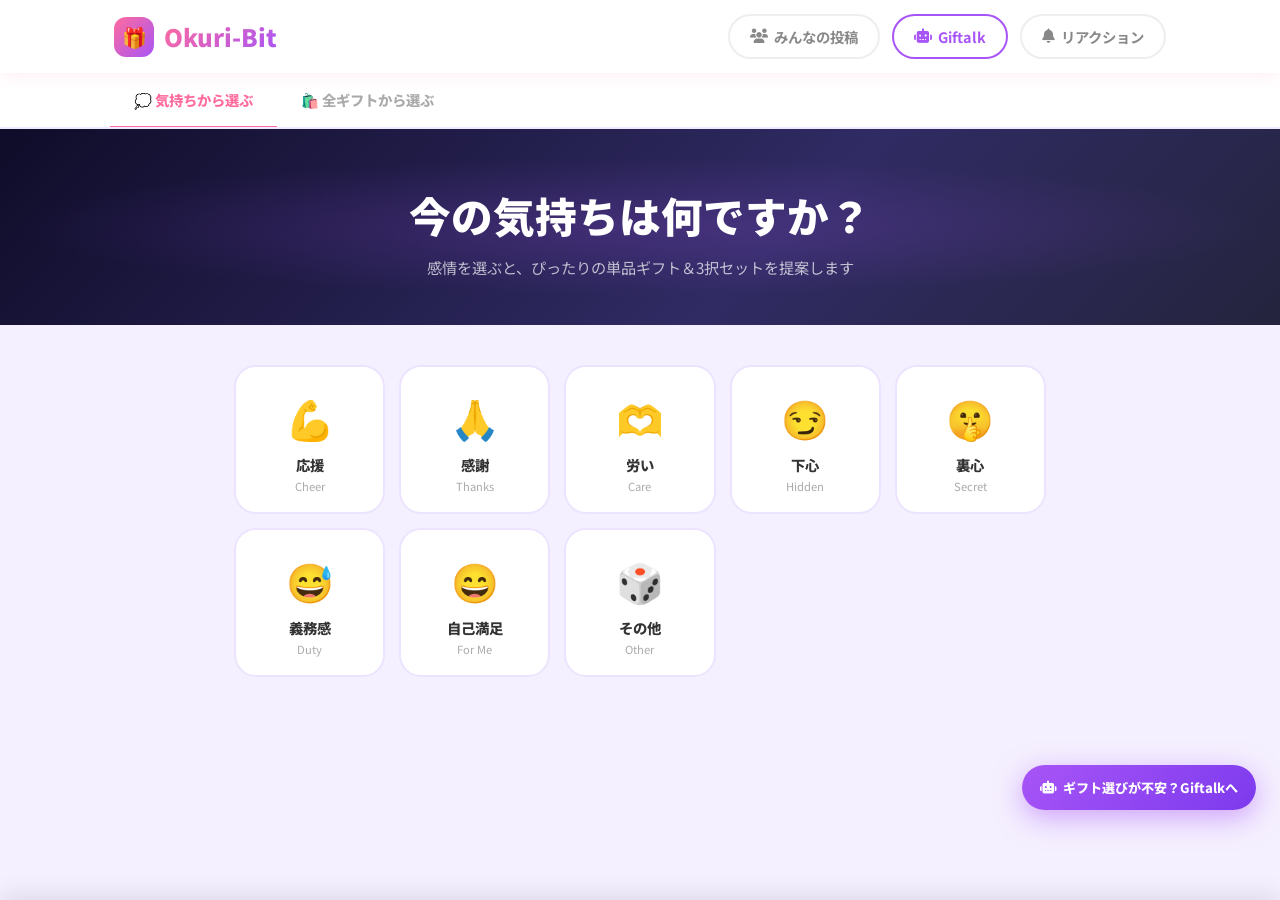
<file: gift.html>
<!DOCTYPE html>
<html lang="ja">
<head>
  <meta charset="UTF-8">
  <meta name="viewport" content="width=device-width, initial-scale=1.0">
  <title>ギフトを選ぶ — Okuri-Bit</title>
  <link rel="stylesheet" href="css/style.css">
  <link rel="stylesheet" href="https://cdn.jsdelivr.net/npm/@fortawesome/fontawesome-free@6.4.0/css/all.min.css">
  <style>
    body { background: #F5F0FF; }

    /* ===== Page Tabs ===== */
    .page-tab-bar {
      background: white;
      border-bottom: 2px solid #f0e8ff;
      position: sticky;
      top: 70px;
      z-index: 90;
    }
    .page-tab-inner {
      max-width: 1100px;
      margin: 0 auto;
      display: flex;
      gap: 0;
      overflow-x: auto;
      scrollbar-width: none;
      padding: 0 20px;
    }
    .page-tab-inner::-webkit-scrollbar { display: none; }
    .page-tab {
      flex-shrink: 0;
      padding: 16px 24px;
      font-size: 0.9rem;
      font-weight: 800;
      color: #aaa;
      cursor: pointer;
      border-bottom: 3px solid transparent;
      margin-bottom: -2px;
      transition: all 0.2s;
      white-space: nowrap;
      background: none;
      border-top: none;
      border-left: none;
      border-right: none;
      font-family: inherit;
    }
    .page-tab.active {
      color: var(--primary);
      border-bottom-color: var(--primary);
    }
    .page-tab:hover:not(.active) { color: #666; }

    /* ===== Tab Panels ===== */
    .tab-panel { display: none; }
    .tab-panel.active { display: block; }

    /* ===========================
       TAB 1: EMOTION SELECT
       =========================== */
    .emotion-hero {
      background: linear-gradient(135deg, #0f0c29 0%, #302b63 60%, #24243e 100%);
      padding: 56px 24px 44px;
      text-align: center;
      position: relative;
      overflow: hidden;
    }
    .emotion-hero::before {
      content: '';
      position: absolute; inset: 0;
      background: radial-gradient(ellipse 70% 50% at 50% 50%, rgba(168,85,247,0.2) 0%, transparent 70%);
      pointer-events: none;
    }
    .emotion-hero h2 {
      font-size: clamp(1.6rem, 4vw, 2.6rem);
      font-weight: 900; color: white;
      margin-bottom: 10px; position: relative;
    }
    .emotion-hero p {
      color: rgba(255,255,255,0.7);
      font-size: 0.95rem; position: relative; line-height: 1.7;
    }

    .emotion-grid {
      display: grid;
      grid-template-columns: repeat(auto-fill, minmax(130px, 1fr));
      gap: 14px;
      max-width: 860px;
      margin: 0 auto;
      padding: 40px 24px;
    }
    .emotion-card {
      background: white;
      border: 2px solid #ece4ff;
      border-radius: 22px;
      padding: 22px 12px 18px;
      text-align: center;
      cursor: pointer;
      transition: all 0.25s;
    }
    .emotion-card:hover {
      transform: translateY(-5px);
      box-shadow: 0 14px 36px rgba(168,85,247,0.22);
      border-color: #A855F7;
    }
    .emotion-card.active {
      background: linear-gradient(135deg, #FF6B9D, #A855F7);
      border-color: transparent;
      transform: translateY(-5px);
      box-shadow: 0 14px 36px rgba(255,107,157,0.4);
    }
    .ec-emoji { font-size: 2.4rem; display: block; margin-bottom: 9px; }
    .ec-label { font-size: 0.9rem; font-weight: 800; color: #333; }
    .emotion-card.active .ec-label { color: white; }
    .ec-sub { font-size: 0.7rem; color: #aaa; margin-top: 3px; }
    .emotion-card.active .ec-sub { color: rgba(255,255,255,0.75); }

    /* Proposal area */
    .proposal-area {
      background: white;
      padding: 0 24px 60px;
    }
    .proposal-inner { max-width: 1100px; margin: 0 auto; }
    .proposal-title-bar {
      display: flex; align-items: center; gap: 12px;
      padding: 32px 0 24px;
      flex-wrap: wrap;
    }
    .emotion-badge {
      display: inline-flex; align-items: center; gap: 6px;
      background: linear-gradient(135deg, #FF6B9D, #A855F7);
      color: white; padding: 8px 20px; border-radius: 50px;
      font-size: 0.9rem; font-weight: 800;
    }
    .proposal-subtitle { color: #888; font-size: 0.88rem; }

    /* === Single gifts row === */
    .proposal-block { margin-bottom: 40px; }
    .proposal-block-title {
      font-size: 1rem; font-weight: 800; color: #333;
      margin-bottom: 16px;
      display: flex; align-items: center; gap: 8px;
    }
    .pb-badge {
      font-size: 0.68rem; font-weight: 800;
      padding: 2px 8px; border-radius: 8px; color: white;
    }
    .pb-badge.single { background: #FF6B9D; }
    .pb-badge.set { background: #A855F7; }

    .single-gifts-row {
      display: grid;
      grid-template-columns: repeat(auto-fill, minmax(160px, 1fr));
      gap: 14px;
    }
    .proposal-gift-card {
      background: linear-gradient(145deg, #FFF5F8, #F8F0FF);
      border: 2px solid transparent;
      border-radius: 20px;
      padding: 18px 14px;
      text-align: center;
      cursor: pointer;
      transition: all 0.25s;
      position: relative;
    }
    .proposal-gift-card:hover {
      border-color: var(--primary);
      transform: translateY(-4px);
      box-shadow: 0 12px 32px rgba(255,107,157,0.18);
    }
    .proposal-gift-card.selected {
      border-color: var(--primary);
      background: linear-gradient(145deg, #FFF0F7, #F0E8FF);
      box-shadow: 0 8px 28px rgba(255,107,157,0.25);
    }
    .pgc-emoji { font-size: 2.2rem; margin-bottom: 8px; display: block; }
    .pgc-name { font-size: 0.85rem; font-weight: 800; margin-bottom: 4px; }
    .pgc-price { color: var(--primary); font-weight: 800; font-size: 0.82rem; }
    .pgc-desc { font-size: 0.7rem; color: #aaa; margin-top: 3px; }
    .pgc-sel-mark {
      position: absolute; top: 8px; right: 8px;
      width: 20px; height: 20px;
      background: var(--primary); color: white;
      border-radius: 50%; font-size: 0.6rem;
      display: none; align-items: center; justify-content: center;
      font-weight: 900;
    }
    .proposal-gift-card.selected .pgc-sel-mark { display: flex; }

    /* === Set gift cards === */
    .set-gifts-grid {
      display: grid;
      grid-template-columns: repeat(auto-fill, minmax(320px, 1fr));
      gap: 20px;
    }
    .set-card {
      background: white;
      border-radius: 22px;
      box-shadow: 0 4px 20px rgba(0,0,0,0.07);
      overflow: hidden;
      border: 2px solid transparent;
      transition: all 0.3s;
    }
    .set-card:hover { border-color: #A855F7; box-shadow: 0 12px 40px rgba(168,85,247,0.18); }
    .set-card.selected { border-color: #FF6B9D; box-shadow: 0 12px 40px rgba(255,107,157,0.28); }
    .set-card-header {
      background: linear-gradient(135deg, #A855F7, #7c3aed);
      padding: 13px 18px;
      display: flex; align-items: center; justify-content: space-between;
      color: white;
    }
    .set-card.alt-header .set-card-header { background: linear-gradient(135deg, #FF6B9D, #e0558a); }
    .set-card-label { font-size: 0.78rem; font-weight: 800; opacity: 0.9; }
    .set-card-price { font-size: 1.05rem; font-weight: 900; }
    .set-items-row {
      display: grid; grid-template-columns: repeat(3,1fr);
    }
    .set-item {
      padding: 15px 8px;
      text-align: center;
      border-right: 1px solid #f5f5f5;
      cursor: pointer;
      transition: background 0.2s;
      position: relative;
    }
    .set-item:last-child { border-right: none; }
    .set-item:hover { background: #fef0f7; }
    .set-item.item-hl { background: #fef0f7; }
    .set-item.item-hl::after {
      content: '✓';
      position: absolute; top: 5px; right: 6px;
      color: var(--primary); font-size: 0.78rem; font-weight: 900;
    }
    .si-emoji { font-size: 1.9rem; display: block; margin-bottom: 5px; }
    .si-name { font-size: 0.75rem; font-weight: 700; }
    .si-desc { font-size: 0.65rem; color: #aaa; margin-top: 2px; }
    .set-card-footer {
      padding: 12px 16px;
      border-top: 1px solid #f5f5f5;
      display: flex; align-items: center; justify-content: space-between; gap: 10px;
    }
    .set-hint { font-size: 0.75rem; color: #aaa; }
    .set-hint strong { color: #A855F7; }

    /* =====================
       TAB 2: ALL GIFTS (single + set tabs inside)
       ===================== */
    .all-gifts-section { padding: 32px 24px 80px; max-width: 1100px; margin: 0 auto; }

    .inner-tab-bar {
      display: flex; gap: 10px; flex-wrap: wrap;
      margin-bottom: 24px;
    }
    .inner-tab {
      padding: 10px 22px; border-radius: 50px;
      font-size: 0.88rem; font-weight: 800;
      cursor: pointer;
      border: 2px solid #e0d4f7;
      background: white; color: #A855F7;
      transition: all 0.2s;
      font-family: inherit;
    }
    .inner-tab.active {
      background: linear-gradient(135deg, #A855F7, #7c3aed);
      color: white; border-color: transparent;
      box-shadow: 0 4px 14px rgba(168,85,247,0.4);
    }
    .inner-tab:hover:not(.active) { background: #f5eeff; }
    .inner-panel { display: none; }
    .inner-panel.active { display: block; }

    /* Filter row */
    .filter-row {
      display: flex; gap: 8px; flex-wrap: wrap;
      margin-bottom: 18px;
    }
    .filter-chip {
      padding: 7px 18px; border-radius: 50px;
      font-size: 0.82rem; font-weight: 700;
      cursor: pointer;
      border: 2px solid #e8e8e8; background: white; color: #888;
      transition: all 0.2s; font-family: inherit;
    }
    .filter-chip.active {
      background: var(--gradient); color: white; border-color: transparent;
      box-shadow: 0 4px 12px rgba(255,107,157,0.3);
    }
    .filter-chip:hover:not(.active) { border-color: var(--primary); color: var(--primary); }
    .price-row {
      display: flex; gap: 8px; flex-wrap: wrap;
      margin-bottom: 22px;
    }
    .price-chip {
      padding: 5px 14px; border-radius: 50px;
      font-size: 0.78rem; font-weight: 700;
      cursor: pointer;
      border: 2px solid #e8e8e8; background: white; color: #888;
      transition: all 0.2s; font-family: inherit;
    }
    .price-chip.active { border-color: var(--secondary); color: var(--secondary); background: #f5ecff; }

    .search-wrap { position: relative; max-width: 460px; margin-bottom: 22px; }
    .search-wrap input {
      width: 100%; padding: 11px 16px 11px 40px;
      border: 2px solid #eee; border-radius: 50px;
      font-size: 0.88rem; outline: none; transition: border-color 0.2s;
      font-family: inherit;
    }
    .search-wrap input:focus { border-color: var(--primary); }
    .search-wrap .si { position: absolute; left: 14px; top: 50%; transform: translateY(-50%); color: #bbb; }

    /* Single gift grid */
    .gifts-grid {
      display: grid;
      grid-template-columns: repeat(auto-fill, minmax(180px, 1fr));
      gap: 16px;
    }
    /* All-sets grid */
    .all-sets-grid {
      display: grid;
      grid-template-columns: repeat(auto-fill, minmax(320px, 1fr));
      gap: 22px;
    }
    .empty-state { text-align: center; padding: 56px 20px; color: #aaa; }
    .empty-state .es-icon { font-size: 2.8rem; margin-bottom: 10px; }

    /* =====================
       Selected banner (bottom)
       ===================== */
    .sel-banner {
      position: fixed; bottom: 0; left: 0; right: 0;
      background: white;
      box-shadow: 0 -4px 24px rgba(0,0,0,0.1);
      padding: 14px 24px;
      z-index: 200;
      transform: translateY(100%);
      transition: transform 0.35s cubic-bezier(0.34,1.56,0.64,1);
    }
    .sel-banner.visible { transform: translateY(0); }
    .sel-banner-inner {
      max-width: 720px; margin: 0 auto;
      display: flex; align-items: center; gap: 14px;
    }
    .sel-preview {
      display: flex; align-items: center; gap: 12px; flex: 1; min-width: 0;
    }
    .sel-emojibox {
      font-size: 1.8rem; width: 50px; height: 50px;
      background: #F8F0FF; border-radius: 14px;
      display: flex; align-items: center; justify-content: center;
      flex-shrink: 0;
    }
    .sel-info .sel-name { font-weight: 800; font-size: 0.92rem; white-space: nowrap; overflow: hidden; text-overflow: ellipsis; max-width: 220px; }
    .sel-info .sel-price { color: var(--primary); font-weight: 800; font-size: 0.88rem; }
    .sel-info .sel-type { display: inline-block; background: linear-gradient(135deg,#FF6B9D,#A855F7); color:white; font-size:0.62rem; font-weight:800; padding:2px 7px; border-radius:8px; margin-left:5px; vertical-align:middle; }
    .sel-clear { background: none; border: none; color: #bbb; cursor: pointer; font-size: 1.1rem; flex-shrink: 0; padding: 4px; }
    .sel-clear:hover { color: #888; }
  </style>
</head>
<body>

<div class="particles" id="particles"></div>

<!-- Header -->
<header class="site-header">
  <div class="header-inner">
    <a href="index.html" class="logo">
      <div class="logo-icon">🎁</div>
      <span class="logo-text">Okuri-Bit</span>
    </a>
    <nav class="header-nav">
      <a href="community.html" class="btn btn-outline"><i class="fas fa-users"></i> みんなの投稿</a>
      <a href="giftalk.html" class="btn btn-outline" style="border-color:var(--secondary);color:var(--secondary);">
        <i class="fas fa-robot"></i> Giftalk
      </a>
      <a href="reactions.html" class="btn btn-outline"><i class="fas fa-bell"></i> リアクション</a>
    </nav>
  </div>
</header>

<!-- Page Tab Bar -->
<div class="page-tab-bar">
  <div class="page-tab-inner">
    <button class="page-tab active" onclick="switchPageTab('emotion',this)">💭 気持ちから選ぶ</button>
    <button class="page-tab" onclick="switchPageTab('all',this)">🛍️ 全ギフトから選ぶ</button>
  </div>
</div>

<!-- ====== TAB: EMOTION ====== -->
<div class="tab-panel active" id="panel-emotion">

  <div class="emotion-hero">
    <h2>今の気持ちは何ですか？</h2>
    <p>感情を選ぶと、ぴったりの単品ギフト＆3択セットを提案します</p>
  </div>

  <div class="emotion-grid" id="emotionGrid">
    <!-- JS render -->
  </div>

  <!-- Proposal area (shown after selecting emotion) -->
  <div class="proposal-area" id="proposalArea" style="display:none;">
    <div class="proposal-inner">
      <div class="proposal-title-bar">
        <div class="emotion-badge" id="propEmotionBadge">💪 応援</div>
        <div class="proposal-subtitle" id="propSubtitle">に合ったギフトを提案します</div>
      </div>

      <!-- Single gifts -->
      <div class="proposal-block" id="singleBlock">
        <div class="proposal-block-title">
          <span>おすすめ単品ギフト</span>
          <span class="pb-badge single">1つ選んで贈る</span>
        </div>
        <div class="single-gifts-row" id="singleGiftsRow"><!-- JS --></div>
      </div>

      <!-- Set gifts -->
      <div class="proposal-block" id="setBlock">
        <div class="proposal-block-title">
          <span>3択セットギフト</span>
          <span class="pb-badge set">受け取り手が選べる</span>
        </div>
        <div class="set-gifts-grid" id="propSetGrid"><!-- JS --></div>
      </div>

    </div>
  </div>
</div>

<!-- ====== TAB: ALL GIFTS ====== -->
<div class="tab-panel" id="panel-all">
  <div class="all-gifts-section">
    <div class="inner-tab-bar">
      <button class="inner-tab active" onclick="switchInnerTab('single',this)">🎁 単品ギフト</button>
      <button class="inner-tab" onclick="switchInnerTab('sets',this)">🎀 3択セットギフト</button>
    </div>

    <!-- INNER: Single -->
    <div class="inner-panel active" id="inner-single">
      <div class="search-wrap">
        <i class="fas fa-search si"></i>
        <input type="text" id="singleSearch" placeholder="ギフトを検索..." oninput="renderSingleGifts()">
      </div>
      <div class="filter-row" id="singleCatRow"><!-- JS --></div>
      <div class="price-row" id="singlePriceRow"><!-- JS --></div>
      <div class="gifts-grid" id="singleGrid"><!-- JS --></div>
      <div class="empty-state" id="singleEmpty" style="display:none;"><div class="es-icon">🔍</div><p>該当するギフトがありません</p></div>
    </div>

    <!-- INNER: Sets -->
    <div class="inner-panel" id="inner-sets">
      <div class="filter-row" id="setCatRow"><!-- JS --></div>
      <div class="price-row" id="setPriceRow"><!-- JS --></div>
      <div class="all-sets-grid" id="setsGrid"><!-- JS --></div>
      <div class="empty-state" id="setsEmpty" style="display:none;"><div class="es-icon">🔍</div><p>該当するセットがありません</p></div>
    </div>
  </div>
</div>

<!-- Selected Banner -->
<div class="sel-banner" id="selBanner">
  <div class="sel-banner-inner">
    <div class="sel-preview">
      <div class="sel-emojibox" id="selEmoji">🎁</div>
      <div class="sel-info">
        <div class="sel-name" id="selName">ギフト名</div>
        <div class="sel-price" id="selPrice">¥0</div>
      </div>
    </div>
    <button class="sel-clear" onclick="clearSelection()" title="選択解除"><i class="fas fa-times"></i></button>
    <button class="btn btn-primary" onclick="goToAvatar()">
      アバターを作る <i class="fas fa-arrow-right"></i>
    </button>
  </div>
</div>

<!-- Giftalk floating -->
<a href="giftalk.html" id="giftalkFloatBtn" style="position:fixed;bottom:90px;right:24px;z-index:190;background:linear-gradient(135deg,#A855F7,#7c3aed);color:white;padding:13px 18px;border-radius:50px;font-size:0.82rem;font-weight:800;box-shadow:0 8px 28px rgba(168,85,247,0.5);text-decoration:none;display:flex;align-items:center;gap:7px;animation:gt-pulse 2s ease-in-out infinite;">
  <i class="fas fa-robot"></i> ギフト選びが不安？Giftalkへ
</a>
<style>@keyframes gt-pulse{0%,100%{box-shadow:0 8px 28px rgba(168,85,247,0.5);}50%{box-shadow:0 8px 44px rgba(168,85,247,0.8);}}</style>

<div class="toast" id="toast"></div>

<script>
// ============================================================
// DATA
// ============================================================
const GIFTS = [
  { id:'g1',  name:'お花のブーケ',         emoji:'💐', price:3000,  cat:'love',     tags:['birthday','thanks','love','seasonal'], desc:'色とりどりの花束',            emotions:['thanks','care','love'] },
  { id:'g2',  name:'スイーツセット',        emoji:'🍰', price:2500,  cat:'food',     tags:['birthday','thanks'],                   desc:'特製ケーキ&マカロン',          emotions:['thanks','duty','self'] },
  { id:'g3',  name:'バルーンギフト',        emoji:'🎈', price:1500,  cat:'fun',      tags:['birthday','cheer'],                    desc:'カラフルバルーン',              emotions:['cheer','self'] },
  { id:'g4',  name:'コーヒーギフト',        emoji:'☕', price:2000,  cat:'drink',    tags:['thanks','work'],                       desc:'プレミアムコーヒー',            emotions:['care','duty','thanks'] },
  { id:'g5',  name:'ぬいぐるみ',            emoji:'🧸', price:3500,  cat:'love',     tags:['love','birthday'],                     desc:'ふわふわくまのぬいぐるみ',      emotions:['love','hidden','self'] },
  { id:'g6',  name:'ジュエリーボックス',    emoji:'💍', price:8000,  cat:'fashion',  tags:['love','birthday'],                     desc:'シルバーアクセサリー',          emotions:['love','hidden'] },
  { id:'g7',  name:'ワインセット',          emoji:'🍷', price:5000,  cat:'drink',    tags:['work','thanks','seasonal'],            desc:'高品質ワイン2本',              emotions:['thanks','care','duty'] },
  { id:'g8',  name:'スパセット',            emoji:'🛁', price:4000,  cat:'relax',    tags:['thanks','love'],                       desc:'アロマ&バスソルト',             emotions:['care','love','self'] },
  { id:'g9',  name:'本のギフト',            emoji:'📚', price:1800,  cat:'culture',  tags:['work','cheer'],                        desc:'ベストセラー厳選セット',        emotions:['cheer','duty'] },
  { id:'g10', name:'スポーツグッズ',        emoji:'⚽', price:4500,  cat:'sports',   tags:['cheer'],                               desc:'フィットネスサポート',          emotions:['cheer'] },
  { id:'g11', name:'チョコレート',          emoji:'🍫', price:1200,  cat:'food',     tags:['love','birthday','seasonal'],          desc:'ベルギー高級チョコ',            emotions:['love','hidden','self','duty'] },
  { id:'g12', name:'旅行券',                emoji:'✈️', price:10000, cat:'exp',      tags:['love','birthday','seasonal'],          desc:'どこでも使える旅行券',          emotions:['love','self'] },
  { id:'g13', name:'お茶セット',            emoji:'🍵', price:2200,  cat:'drink',    tags:['thanks','work'],                       desc:'日本茶詰め合わせ',              emotions:['care','thanks','duty'] },
  { id:'g14', name:'ゲームカード',          emoji:'🎮', price:3000,  cat:'fun',      tags:['birthday','cheer'],                    desc:'デジタルギフトカード',          emotions:['cheer','hidden','self'] },
  { id:'g15', name:'グルメ食材',            emoji:'🥩', price:6000,  cat:'food',     tags:['work','thanks','seasonal'],            desc:'厳選和牛セット',                emotions:['thanks','duty','care'] },
  { id:'g16', name:'フォトブック',          emoji:'📷', price:2800,  cat:'culture',  tags:['birthday','love','seasonal'],          desc:'オリジナルフォトブック作成',    emotions:['love','thanks','self'] },
  { id:'g17', name:'メッセージキャンドル',  emoji:'🕯️', price:2500,  cat:'relax',    tags:['thanks','love'],                       desc:'アロマキャンドル＋メッセージ',  emotions:['care','love','thanks'] },
  { id:'g18', name:'フルーツバスケット',    emoji:'🍓', price:3500,  cat:'food',     tags:['thanks','seasonal'],                   desc:'旬のフルーツ詰め合わせ',        emotions:['care','thanks','duty'] },
  { id:'g19', name:'ハンドクリームセット',  emoji:'🧴', price:2000,  cat:'relax',    tags:['thanks','work'],                       desc:'プレミアムスキンケア3点',       emotions:['care','thanks'] },
  { id:'g20', name:'お香セット',            emoji:'🌿', price:1800,  cat:'relax',    tags:['thanks','seasonal'],                   desc:'リラックスお香詰め合わせ',      emotions:['care','self'] },
  { id:'g21', name:'映画チケット',          emoji:'🎬', price:3600,  cat:'exp',      tags:['love','cheer'],                        desc:'ペアシネマチケット',            emotions:['love','hidden','self'] },
  { id:'g22', name:'ステーショナリー',      emoji:'✏️', price:2400,  cat:'culture',  tags:['cheer','work'],                        desc:'おしゃれ文具まとめ',            emotions:['cheer','duty'] },
  { id:'g23', name:'グルメクッキー',        emoji:'🍪', price:1500,  cat:'food',     tags:['thanks','birthday'],                   desc:'手作り風焼き菓子セット',        emotions:['thanks','duty','self'] },
  { id:'g24', name:'おしゃれポーチ',        emoji:'👜', price:4000,  cat:'fashion',  tags:['love','birthday'],                     desc:'ブランドコスメポーチ',          emotions:['love','hidden'] },
];

const EMOTIONS = [
  { id:'cheer',  label:'応援',     emoji:'💪', sub:'Cheer' },
  { id:'thanks', label:'感謝',     emoji:'🙏', sub:'Thanks' },
  { id:'care',   label:'労い',     emoji:'🫶', sub:'Care' },
  { id:'hidden', label:'下心',     emoji:'😏', sub:'Hidden' },
  { id:'secret', label:'裏心',     emoji:'🤫', sub:'Secret' },
  { id:'duty',   label:'義務感',   emoji:'😅', sub:'Duty' },
  { id:'self',   label:'自己満足', emoji:'😄', sub:'For Me' },
  { id:'other',  label:'その他',   emoji:'🎲', sub:'Other' },
];

// All defined sets (curated sets for "all sets" tab)
const ALL_GIFT_SETS = [
  {
    id:'set_relax_l', label:'リラックスライトセット', price:2000, headerClass:'',
    items:[
      { id:'g20', name:'お香セット',           emoji:'🌿', desc:'リラックスお香',      price:1800 },
      { id:'g9',  name:'本のギフト',           emoji:'📚', desc:'ベストセラー厳選',    price:1800 },
      { id:'g23', name:'グルメクッキー',       emoji:'🍪', desc:'手作り風焼き菓子',    price:1500 },
    ],
    cat:'relax', tags:['care','thanks'], priceRange:[0,2500],
  },
  {
    id:'set_sweet_m', label:'スイーツ＆ドリンクセット', price:2300, headerClass:'alt-header',
    items:[
      { id:'g2',  name:'スイーツセット',       emoji:'🍰', desc:'特製ケーキ',          price:2500 },
      { id:'g4',  name:'コーヒーギフト',       emoji:'☕', desc:'プレミアムコーヒー',  price:2000 },
      { id:'g13', name:'お茶セット',           emoji:'🍵', desc:'日本茶詰め合わせ',    price:2200 },
    ],
    cat:'food', tags:['thanks','duty','care'], priceRange:[0,3000],
  },
  {
    id:'set_cheer_m', label:'応援エールセット', price:2700, headerClass:'',
    items:[
      { id:'g9',  name:'本のギフト',           emoji:'📚', desc:'ベストセラー厳選',    price:1800 },
      { id:'g22', name:'ステーショナリー',     emoji:'✏️', desc:'おしゃれ文具',        price:2400 },
      { id:'g3',  name:'バルーンギフト',       emoji:'🎈', desc:'カラフルバルーン',    price:1500 },
    ],
    cat:'fun', tags:['cheer','duty'], priceRange:[0,3000],
  },
  {
    id:'set_flower_m', label:'フラワー＆スイーツセット', price:3000, headerClass:'alt-header',
    items:[
      { id:'g1',  name:'お花のブーケ',         emoji:'💐', desc:'色とりどり花束',      price:3000 },
      { id:'g2',  name:'スイーツセット',       emoji:'🍰', desc:'特製ケーキ',          price:2500 },
      { id:'g17', name:'メッセージキャンドル', emoji:'🕯️', desc:'アロマキャンドル',    price:2500 },
    ],
    cat:'love', tags:['love','thanks','care'], priceRange:[2500,3500],
  },
  {
    id:'set_relax_m', label:'癒しのリラックスセット', price:3300, headerClass:'',
    items:[
      { id:'g8',  name:'スパセット',           emoji:'🛁', desc:'アロマ&バスソルト',   price:4000 },
      { id:'g17', name:'メッセージキャンドル', emoji:'🕯️', desc:'アロマキャンドル',    price:2500 },
      { id:'g20', name:'お香セット',           emoji:'🌿', desc:'リラックスお香',      price:1800 },
    ],
    cat:'relax', tags:['care','love','self'], priceRange:[2500,4500],
  },
  {
    id:'set_fun_m', label:'エンタメ＆楽しいセット', price:3200, headerClass:'alt-header',
    items:[
      { id:'g14', name:'ゲームカード',         emoji:'🎮', desc:'デジタルギフトカード',price:3000 },
      { id:'g21', name:'映画チケット',         emoji:'🎬', desc:'ペアシネマチケット',  price:3600 },
      { id:'g5',  name:'ぬいぐるみ',           emoji:'🧸', desc:'ふわふわくま',        price:3500 },
    ],
    cat:'fun', tags:['love','hidden','self','cheer'], priceRange:[3000,4000],
  },
  {
    id:'set_food_h', label:'グルメ贅沢セット', price:5000, headerClass:'',
    items:[
      { id:'g15', name:'グルメ食材',           emoji:'🥩', desc:'厳選和牛セット',      price:6000 },
      { id:'g7',  name:'ワインセット',         emoji:'🍷', desc:'高品質ワイン2本',     price:5000 },
      { id:'g18', name:'フルーツバスケット',   emoji:'🍓', desc:'旬のフルーツ詰合',    price:3500 },
    ],
    cat:'food', tags:['thanks','duty','care'], priceRange:[4500,6500],
  },
  {
    id:'set_fashion_h', label:'ファッション＆ビューティセット', price:4500, headerClass:'alt-header',
    items:[
      { id:'g24', name:'おしゃれポーチ',       emoji:'👜', desc:'ブランドコスメポーチ', price:4000 },
      { id:'g19', name:'ハンドクリームセット', emoji:'🧴', desc:'プレミアムスキンケア', price:2000 },
      { id:'g6',  name:'ジュエリーボックス',   emoji:'💍', desc:'シルバーアクセサリー', price:8000 },
    ],
    cat:'fashion', tags:['love','hidden','self'], priceRange:[4000,8000],
  },
];

// ============================================================
// STATE
// ============================================================
let activeEmotion = null;
let selectedGiftId = null;
let selectedIsSet = false;
let selectedSetData = null;
let singleCatFilter = 'all';
let singlePriceFilter = 'all';
let setCatFilter = 'all';
let setPriceFilter = 'all';

// ============================================================
// PAGE TABS
// ============================================================
function switchPageTab(tab, el) {
  document.querySelectorAll('.page-tab').forEach(t => t.classList.remove('active'));
  el.classList.add('active');
  document.querySelectorAll('.tab-panel').forEach(p => p.classList.remove('active'));
  document.getElementById('panel-' + tab).classList.add('active');
}

// ============================================================
// INNER TABS (all gifts)
// ============================================================
function switchInnerTab(tab, el) {
  document.querySelectorAll('.inner-tab').forEach(t => t.classList.remove('active'));
  el.classList.add('active');
  document.querySelectorAll('.inner-panel').forEach(p => p.classList.remove('active'));
  document.getElementById('inner-' + tab).classList.add('active');
}

// ============================================================
// EMOTION TAB
// ============================================================
function renderEmotionGrid() {
  const grid = document.getElementById('emotionGrid');
  grid.innerHTML = EMOTIONS.map(e => `
    <div class="emotion-card" id="em_${e.id}" onclick="selectEmotion('${e.id}')">
      <span class="ec-emoji">${e.emoji}</span>
      <div class="ec-label">${e.label}</div>
      <div class="ec-sub">${e.sub}</div>
    </div>
  `).join('');
}

function selectEmotion(id) {
  activeEmotion = id;
  document.querySelectorAll('.emotion-card').forEach(c => c.classList.remove('active'));
  document.getElementById('em_' + id).classList.add('active');

  const em = EMOTIONS.find(e => e.id === id);
  document.getElementById('propEmotionBadge').textContent = em.emoji + ' ' + em.label;
  document.getElementById('propSubtitle').textContent = 'の気持ちに合ったギフトを提案します';

  renderProposalSingles(id);
  renderProposalSets(id);

  const area = document.getElementById('proposalArea');
  area.style.display = 'block';
  area.scrollIntoView({ behavior:'smooth', block:'start' });
  showToast(em.emoji + ' ' + em.label + ' のギフトを提案します！');
}

function renderProposalSingles(emotionId) {
  const pool = emotionId === 'other'
    ? GIFTS
    : GIFTS.filter(g => g.emotions && g.emotions.includes(emotionId));
  const picks = pool.slice(0, 5);
  const row = document.getElementById('singleGiftsRow');
  row.innerHTML = picks.map(g => `
    <div class="proposal-gift-card ${selectedGiftId === g.id && !selectedIsSet ? 'selected' : ''}" id="pgc_${g.id}" onclick="selectSingleGift('${g.id}', 'prop')">
      <span class="pgc-sel-mark">✓</span>
      <span class="pgc-emoji">${g.emoji}</span>
      <div class="pgc-name">${g.name}</div>
      <div class="pgc-price">¥${g.price.toLocaleString()}</div>
      <div class="pgc-desc">${g.desc}</div>
    </div>
  `).join('');
}

function renderProposalSets(emotionId) {
  const grid = document.getElementById('propSetGrid');
  const emotionTagMap = { cheer:'cheer', thanks:'thanks', care:'care', love:'love', hidden:'love', secret:'self', duty:'duty', self:'self', other:null };
  const tag = emotionTagMap[emotionId];
  const pool = tag ? ALL_GIFT_SETS.filter(s => s.tags.includes(tag)) : ALL_GIFT_SETS;
  const picks = pool.slice(0, 3);

  if (picks.length === 0) {
    grid.innerHTML = '<p style="color:#aaa;font-size:0.85rem;padding:8px 0;">この感情向けのセットは全ギフトから探してみてください。</p>';
    return;
  }
  grid.innerHTML = picks.map((s, si) => renderSetCard(s, si, 'prop')).join('');
  window._propSets = picks;
}

// ============================================================
// SET CARD RENDERER
// ============================================================
function renderSetCard(s, si, prefix) {
  return `
    <div class="set-card ${s.headerClass || ''} ${selectedIsSet && selectedGiftId === s.id ? 'selected' : ''}" id="setcard_${prefix}_${si}">
      <div class="set-card-header">
        <span class="set-card-label">${s.label}</span>
        <span class="set-card-price">¥${s.price.toLocaleString()}</span>
      </div>
      <div class="set-items-row">
        ${s.items.map((item, ii) => `
          <div class="set-item" id="si_${prefix}_${si}_${ii}" onclick="hlSetItem('${prefix}',${si},${ii})">
            <span class="si-emoji">${item.emoji}</span>
            <div class="si-name">${item.name}</div>
            <div class="si-desc">${item.desc}</div>
          </div>
        `).join('')}
      </div>
      <div class="set-card-footer">
        <span class="set-hint">受け取り手が<strong>3つから選べる</strong></span>
        <button class="btn btn-primary" style="padding:8px 16px;font-size:0.8rem;" onclick="selectSetGift('${s.id}','${prefix}',${si})">
          このセットを贈る <i class="fas fa-arrow-right"></i>
        </button>
      </div>
    </div>
  `;
}

function hlSetItem(prefix, si, ii) {
  for (let i = 0; i < 3; i++) {
    const el = document.getElementById(`si_${prefix}_${si}_${i}`);
    if (el) el.classList.remove('item-hl');
  }
  const target = document.getElementById(`si_${prefix}_${si}_${ii}`);
  if (target) target.classList.add('item-hl');
}

// ============================================================
// SINGLE GIFT SELECT
// ============================================================
function selectSingleGift(giftId, prefix) {
  const g = GIFTS.find(x => x.id === giftId);
  if (!g) return;
  selectedGiftId = g.id;
  selectedIsSet = false;
  selectedSetData = null;

  // Update visual
  document.querySelectorAll('.proposal-gift-card, .gift-card-single').forEach(el => el.classList.remove('selected'));
  const card = document.getElementById(`pgc_${giftId}`) || document.getElementById(`sgc_${giftId}`);
  if (card) card.classList.add('selected');

  showBanner(g.emoji, g.name, g.price, false);
  showToast(`${g.emoji} ${g.name} を選びました！`);
}

// ============================================================
// SET GIFT SELECT
// ============================================================
function selectSetGift(setId, prefix, si) {
  const sets = prefix === 'prop' ? (window._propSets || []) : (window._allSets || ALL_GIFT_SETS);
  const set = sets.find(s => s.id === setId) || ALL_GIFT_SETS.find(s => s.id === setId);
  if (!set) return;
  selectedGiftId = set.id;
  selectedIsSet = true;
  selectedSetData = set;

  document.querySelectorAll('.set-card').forEach(c => c.classList.remove('selected'));
  const card = document.getElementById(`setcard_${prefix}_${si}`);
  if (card) card.classList.add('selected');

  const emojiStr = set.items.map(i => i.emoji).join('');
  showBanner(emojiStr, set.label, set.price, true);
  showToast(`🎀 「${set.label}」を選びました！`);
}

// ============================================================
// BANNER
// ============================================================
function showBanner(emoji, name, price, isSet) {
  document.getElementById('selEmoji').textContent = emoji;
  document.getElementById('selName').innerHTML = name + (isSet ? '<span class="sel-type">3択SET</span>' : '');
  document.getElementById('selPrice').textContent = '¥' + price.toLocaleString();
  document.getElementById('selBanner').classList.add('visible');
  // Hide giftalk float
  document.getElementById('giftalkFloatBtn').style.display = 'none';
}

function clearSelection() {
  selectedGiftId = null;
  selectedIsSet = false;
  selectedSetData = null;
  document.querySelectorAll('.proposal-gift-card, .gift-card-single, .set-card').forEach(el => el.classList.remove('selected'));
  document.getElementById('selBanner').classList.remove('visible');
  document.getElementById('giftalkFloatBtn').style.display = 'flex';
}

function goToAvatar() {
  if (!selectedGiftId) return;
  let giftData;
  if (selectedIsSet && selectedSetData) {
    giftData = {
      id: 'set', name: selectedSetData.label,
      emoji: selectedSetData.items.map(i => i.emoji).join(''),
      price: selectedSetData.price,
      isSet: true, setItems: selectedSetData.items,
    };
  } else {
    giftData = GIFTS.find(x => x.id === selectedGiftId);
  }
  sessionStorage.setItem('selectedGift', JSON.stringify(giftData));
  window.location.href = 'avatar.html';
}

// ============================================================
// ALL GIFTS TAB — SINGLE
// ============================================================
const CAT_LABELS = { all:'🌟 すべて', food:'🍰 グルメ', drink:'☕ ドリンク', relax:'🛁 リラックス', love:'💕 ラブ', fun:'🎉 楽しい', culture:'📚 カルチャー', sports:'⚽ スポーツ', fashion:'👗 ファッション', exp:'✈️ 体験' };
const PRICE_LABELS = { all:'💴 すべて', 2000:'〜¥2,000', 3000:'〜¥3,000', 5000:'〜¥5,000', 10000:'〜¥10,000' };
const SET_CAT_LABELS = { all:'🌟 すべて', food:'🍰 グルメ', relax:'🛁 リラックス', love:'💕 ラブ', fun:'🎉 楽しい', fashion:'👗 ファッション' };

function buildFilterRows() {
  // Single cat
  const scr = document.getElementById('singleCatRow');
  scr.innerHTML = Object.entries(CAT_LABELS).map(([k,v]) => `
    <button class="filter-chip ${k==='all'?'active':''}" data-cat="${k}" onclick="setSingleCat('${k}',this)">${v}</button>
  `).join('');
  // Single price
  const spr = document.getElementById('singlePriceRow');
  spr.innerHTML = Object.entries(PRICE_LABELS).map(([k,v]) => `
    <button class="price-chip ${k==='all'?'active':''}" data-price="${k}" onclick="setSinglePrice('${k}',this)">${v}</button>
  `).join('');
  // Set cat
  const scr2 = document.getElementById('setCatRow');
  scr2.innerHTML = Object.entries(SET_CAT_LABELS).map(([k,v]) => `
    <button class="filter-chip ${k==='all'?'active':''}" data-cat="${k}" onclick="setSetCat('${k}',this)">${v}</button>
  `).join('');
  // Set price
  const spr2 = document.getElementById('setPriceRow');
  spr2.innerHTML = Object.entries(PRICE_LABELS).map(([k,v]) => `
    <button class="price-chip ${k==='all'?'active':''}" data-price="${k}" onclick="setSetPrice('${k}',this)">${v}</button>
  `).join('');
}

function setSingleCat(v, el) {
  singleCatFilter = v;
  document.querySelectorAll('#singleCatRow .filter-chip').forEach(c => c.classList.remove('active'));
  el.classList.add('active');
  renderSingleGifts();
}
function setSinglePrice(v, el) {
  singlePriceFilter = v;
  document.querySelectorAll('#singlePriceRow .price-chip').forEach(c => c.classList.remove('active'));
  el.classList.add('active');
  renderSingleGifts();
}
function setSetCat(v, el) {
  setCatFilter = v;
  document.querySelectorAll('#setCatRow .filter-chip').forEach(c => c.classList.remove('active'));
  el.classList.add('active');
  renderAllSets();
}
function setSetPrice(v, el) {
  setPriceFilter = v;
  document.querySelectorAll('#setPriceRow .price-chip').forEach(c => c.classList.remove('active'));
  el.classList.add('active');
  renderAllSets();
}

function renderSingleGifts() {
  const q = (document.getElementById('singleSearch').value || '').toLowerCase();
  const filtered = GIFTS.filter(g => {
    const matchCat = singleCatFilter === 'all' || g.cat === singleCatFilter;
    const matchPrice = singlePriceFilter === 'all' || g.price <= parseInt(singlePriceFilter);
    const matchQ = !q || g.name.toLowerCase().includes(q) || g.desc.toLowerCase().includes(q);
    return matchCat && matchPrice && matchQ;
  });
  const grid = document.getElementById('singleGrid');
  const empty = document.getElementById('singleEmpty');
  if (filtered.length === 0) { grid.innerHTML = ''; empty.style.display = 'block'; return; }
  empty.style.display = 'none';
  grid.innerHTML = filtered.map(g => `
    <div class="gift-card ${selectedGiftId === g.id && !selectedIsSet ? 'selected' : ''}" id="sgc_${g.id}" onclick="selectSingleGift('${g.id}','all')">
      <span class="gift-emoji">${g.emoji}</span>
      <div class="gift-name">${g.name}</div>
      <div class="gift-price">¥${g.price.toLocaleString()}</div>
      <div class="gift-desc">${g.desc}</div>
    </div>
  `).join('');
}

function renderAllSets() {
  const filtered = ALL_GIFT_SETS.filter(s => {
    const matchCat = setCatFilter === 'all' || s.cat === setCatFilter;
    const maxPrice = setPriceFilter === 'all' ? Infinity : parseInt(setPriceFilter);
    const matchPrice = s.price <= maxPrice;
    return matchCat && matchPrice;
  });
  window._allSets = filtered;
  const grid = document.getElementById('setsGrid');
  const empty = document.getElementById('setsEmpty');
  if (filtered.length === 0) { grid.innerHTML = ''; empty.style.display = 'block'; return; }
  empty.style.display = 'none';
  grid.innerHTML = filtered.map((s, si) => renderSetCard(s, si, 'all')).join('');
}

// ============================================================
// TOAST / PARTICLES / INIT
// ============================================================
function showToast(msg) {
  const t = document.getElementById('toast');
  t.textContent = msg;
  t.classList.add('show');
  setTimeout(() => t.classList.remove('show'), 2500);
}

function initParticles() {
  const c = document.getElementById('particles');
  const emojis = ['🎁','💝','⭐','✨','🌟','💫','🎀','🌸'];
  for (let i = 0; i < 10; i++) {
    const p = document.createElement('div');
    p.className = 'particle';
    p.textContent = emojis[Math.floor(Math.random() * emojis.length)];
    p.style.left = Math.random() * 100 + '%';
    p.style.animationDuration = (8 + Math.random() * 10) + 's';
    p.style.animationDelay = (Math.random() * 10) + 's';
    p.style.fontSize = (0.9 + Math.random() * 0.8) + 'rem';
    c.appendChild(p);
  }
}

// Check URL param for pre-selected emotion
function checkUrlParams() {
  const params = new URLSearchParams(location.search);
  const em = params.get('emotion');
  if (em && EMOTIONS.find(e => e.id === em)) {
    selectEmotion(em);
  }
}

// Init
initParticles();
renderEmotionGrid();
buildFilterRows();
renderSingleGifts();
renderAllSets();
checkUrlParams();
window._allSets = ALL_GIFT_SETS;
</script>
</body>
</html>
</file>
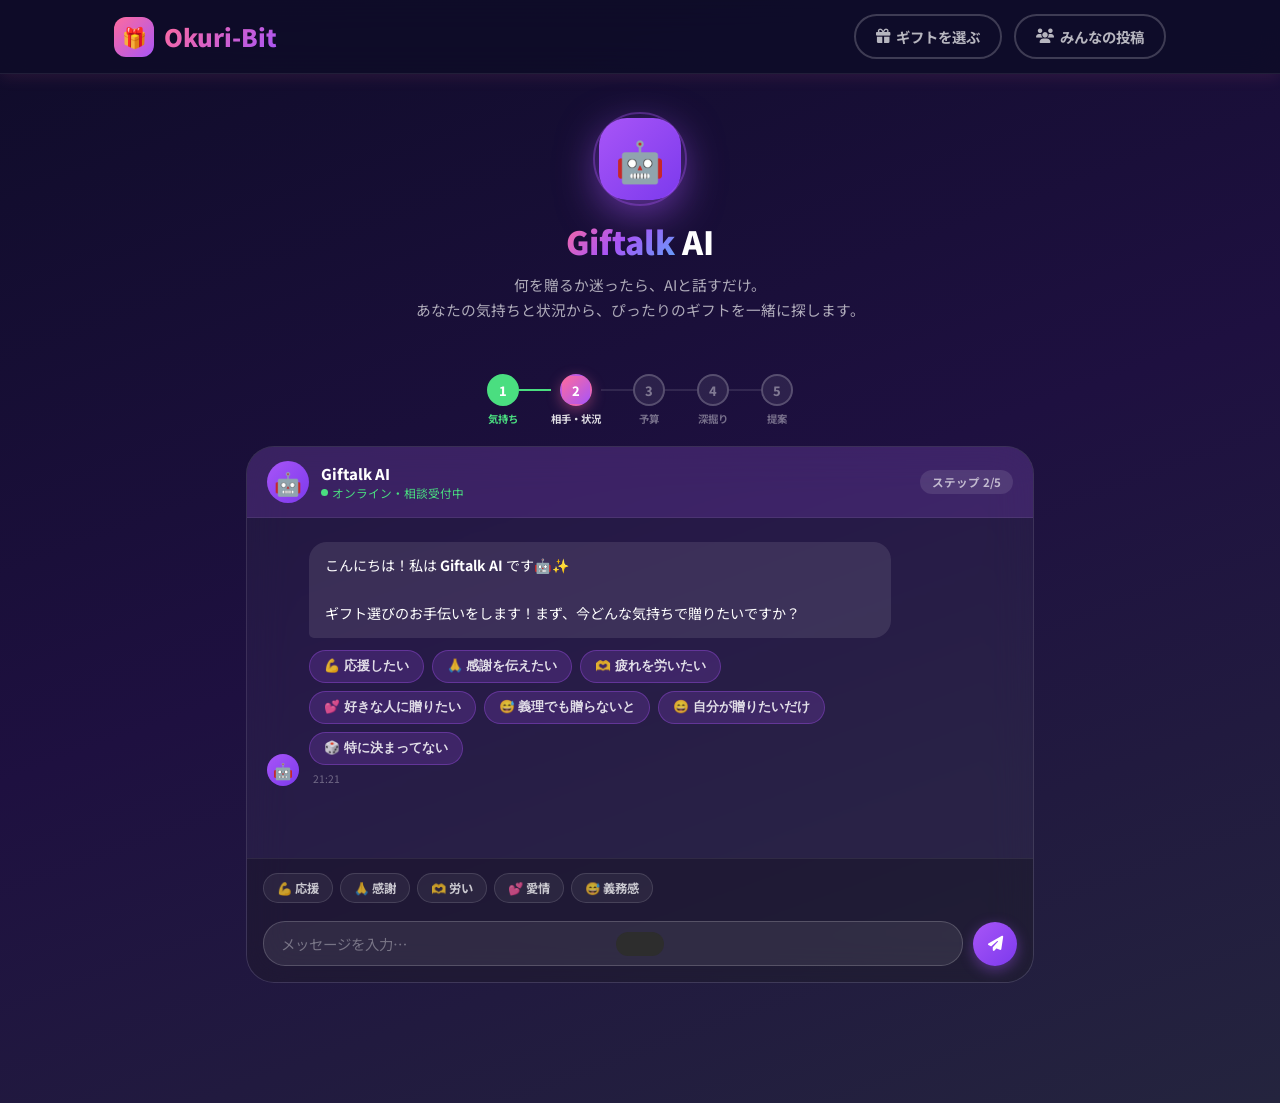
<file: giftalk.html>
<!DOCTYPE html>
<html lang="ja">
<head>
  <meta charset="UTF-8">
  <meta name="viewport" content="width=device-width, initial-scale=1.0">
  <title>Giftalk — AIギフト相談 | Okuri-Bit</title>
  <link rel="stylesheet" href="css/style.css">
  <link rel="stylesheet" href="https://cdn.jsdelivr.net/npm/@fortawesome/fontawesome-free@6.4.0/css/all.min.css">
  <style>
    body { background: linear-gradient(160deg, #0f0c29 0%, #1e1040 50%, #24243e 100%); min-height: 100vh; }

    /* ===== Header ===== */
    .gt-header {
      background: rgba(15,12,41,0.92);
      border-bottom: 1px solid rgba(255,255,255,0.08);
      backdrop-filter: blur(16px);
    }
    .gt-header .logo-text { color: white; -webkit-text-fill-color: white; }

    /* ===== Layout ===== */
    .gt-layout {
      max-width: 820px;
      margin: 0 auto;
      padding: 0 16px 120px;
      display: flex;
      flex-direction: column;
      gap: 0;
    }

    /* ===== Hero ===== */
    .gt-hero {
      text-align: center;
      padding: 44px 16px 28px;
      color: white;
    }
    .gt-logo-wrap {
      position: relative;
      width: 82px; height: 82px;
      margin: 0 auto 18px;
    }
    .gt-logo-ring {
      position: absolute; inset: -6px;
      border-radius: 50%;
      border: 2px solid rgba(168,85,247,0.35);
      animation: spin-slow 8s linear infinite;
    }
    @keyframes spin-slow { 0%{transform:rotate(0deg);}100%{transform:rotate(360deg);} }
    .gt-logo {
      width: 82px; height: 82px;
      background: linear-gradient(135deg, #A855F7, #7c3aed);
      border-radius: 28px;
      display: flex; align-items: center; justify-content: center;
      font-size: 2.5rem;
      box-shadow: 0 12px 40px rgba(168,85,247,0.55);
    }
    .gt-hero h1 { font-size: 2rem; font-weight: 900; margin-bottom: 8px; }
    .gt-hero h1 span {
      background: linear-gradient(135deg, #FF6B9D, #A855F7, #60a5fa);
      -webkit-background-clip: text; -webkit-text-fill-color: transparent; background-clip: text;
    }
    .gt-hero p { color: rgba(255,255,255,0.65); font-size: 0.92rem; line-height: 1.7; max-width: 480px; margin: 0 auto; }

    /* ===== Progress Steps ===== */
    .gt-steps {
      display: flex;
      align-items: center;
      justify-content: center;
      gap: 0;
      margin: 24px 0 20px;
      padding: 0 16px;
    }
    .gt-step {
      display: flex; flex-direction: column; align-items: center; gap: 5px;
      flex-shrink: 0;
    }
    .gt-step-num {
      width: 32px; height: 32px;
      border-radius: 50%;
      background: rgba(255,255,255,0.08);
      border: 2px solid rgba(255,255,255,0.2);
      color: rgba(255,255,255,0.4);
      font-size: 0.8rem; font-weight: 800;
      display: flex; align-items: center; justify-content: center;
      transition: all 0.4s;
    }
    .gt-step.done .gt-step-num { background: #4ade80; border-color: #4ade80; color: white; }
    .gt-step.active .gt-step-num { background: linear-gradient(135deg,#FF6B9D,#A855F7); border-color: transparent; color: white; box-shadow: 0 4px 14px rgba(255,107,157,0.4); }
    .gt-step-label { font-size: 0.65rem; color: rgba(255,255,255,0.4); font-weight: 700; white-space: nowrap; transition: color 0.4s; }
    .gt-step.active .gt-step-label { color: rgba(255,255,255,0.85); }
    .gt-step.done .gt-step-label { color: #4ade80; }
    .gt-step-line { width: 32px; height: 2px; background: rgba(255,255,255,0.1); margin-bottom: 20px; flex-shrink: 0; transition: background 0.4s; }
    .gt-step-line.done { background: #4ade80; }

    /* ===== Chat Container ===== */
    .gt-chat-wrap {
      background: rgba(255,255,255,0.04);
      border: 1px solid rgba(255,255,255,0.1);
      border-radius: 28px;
      overflow: hidden;
      backdrop-filter: blur(20px);
      display: flex; flex-direction: column;
    }
    .gt-chat-header {
      background: rgba(168,85,247,0.18);
      border-bottom: 1px solid rgba(255,255,255,0.08);
      padding: 14px 20px;
      display: flex; align-items: center; gap: 12px; color: white;
    }
    .gt-ai-avatar {
      width: 42px; height: 42px;
      background: linear-gradient(135deg,#A855F7,#7c3aed);
      border-radius: 50%;
      display: flex; align-items: center; justify-content: center;
      font-size: 1.4rem; flex-shrink: 0;
    }
    .gt-chat-header .ch-name { font-weight: 800; font-size: 0.93rem; }
    .gt-chat-header .ch-status {
      font-size: 0.73rem; color: #4ade80;
      display: flex; align-items: center; gap: 4px;
    }
    .status-dot { width: 7px; height: 7px; background: #4ade80; border-radius: 50%; animation: blink 1.5s ease-in-out infinite; }
    @keyframes blink { 0%,100%{opacity:1;}50%{opacity:0.3;} }
    .ch-phase-badge {
      margin-left: auto;
      background: rgba(255,255,255,0.1);
      color: rgba(255,255,255,0.65);
      font-size: 0.72rem; font-weight: 700;
      padding: 4px 12px; border-radius: 50px;
      transition: all 0.3s;
    }

    /* ===== Messages ===== */
    .gt-messages {
      flex: 1;
      overflow-y: auto;
      padding: 24px 20px;
      display: flex; flex-direction: column;
      gap: 16px;
      min-height: 340px;
      max-height: 480px;
    }
    .gt-messages::-webkit-scrollbar { width: 4px; }
    .gt-messages::-webkit-scrollbar-thumb { background: rgba(168,85,247,0.35); border-radius:4px; }

    .msg { display: flex; gap: 10px; align-items: flex-end; opacity: 0; animation: msg-in 0.4s cubic-bezier(0.34,1.56,0.64,1) forwards; }
    @keyframes msg-in { from{opacity:0;transform:translateY(14px) scale(0.96);}to{opacity:1;transform:translateY(0) scale(1);} }
    .msg.user { flex-direction: row-reverse; }
    .msg-av { width: 32px; height: 32px; border-radius: 50%; display: flex; align-items: center; justify-content: center; font-size: 1rem; flex-shrink: 0; }
    .msg.ai .msg-av { background: linear-gradient(135deg,#A855F7,#7c3aed); }
    .msg.user .msg-av { background: linear-gradient(135deg,#FF6B9D,#e0558a); }
    .msg-content { max-width: 78%; display: flex; flex-direction: column; gap: 6px; }
    .msg.user .msg-content { align-items: flex-end; }
    .msg-bubble {
      padding: 12px 16px; border-radius: 18px;
      font-size: 0.88rem; line-height: 1.7;
    }
    .msg.ai .msg-bubble { background: rgba(255,255,255,0.1); color: white; border-bottom-left-radius: 5px; }
    .msg.user .msg-bubble { background: linear-gradient(135deg,#FF6B9D,#A855F7); color: white; border-bottom-right-radius: 5px; }
    .msg-time { font-size: 0.65rem; color: rgba(255,255,255,0.35); padding: 0 4px; }

    /* Quick reply chips */
    .qr-chips {
      display: flex; flex-wrap: wrap; gap: 8px;
      margin-top: 6px;
    }
    .qr-chip {
      background: rgba(168,85,247,0.18);
      border: 1px solid rgba(168,85,247,0.35);
      color: rgba(255,255,255,0.85);
      padding: 7px 14px; border-radius: 50px;
      font-size: 0.8rem; font-weight: 700;
      cursor: pointer; transition: all 0.2s;
    }
    .qr-chip:hover { background: rgba(168,85,247,0.38); border-color: #A855F7; color: white; }

    /* Gift suggestion cards */
    .gift-suggestions { display: flex; flex-direction: column; gap: 10px; margin-top: 6px; }
    .gs-card {
      background: rgba(255,255,255,0.08);
      border: 1px solid rgba(255,255,255,0.15);
      border-radius: 16px; padding: 13px 16px;
      display: flex; align-items: center; gap: 14px;
      cursor: pointer; transition: all 0.22s;
    }
    .gs-card:hover { background: rgba(168,85,247,0.22); border-color: rgba(168,85,247,0.5); transform: translateX(4px); }
    .gs-emoji { font-size: 1.9rem; }
    .gs-info .gs-name { font-weight: 800; font-size: 0.87rem; color: white; }
    .gs-info .gs-desc { font-size: 0.73rem; color: rgba(255,255,255,0.6); margin-top: 2px; }
    .gs-right { margin-left: auto; display: flex; flex-direction: column; align-items: flex-end; gap: 6px; }
    .gs-price { color: #FFD700; font-weight: 900; font-size: 0.88rem; white-space: nowrap; }
    .gs-pick-btn {
      background: linear-gradient(135deg,#FF6B9D,#A855F7);
      color: white; border: none;
      padding: 6px 14px; border-radius: 20px;
      font-size: 0.75rem; font-weight: 800;
      cursor: pointer; white-space: nowrap; font-family: inherit;
    }
    /* Set suggestion card */
    .gs-set-card {
      background: rgba(255,255,255,0.07);
      border: 1px solid rgba(168,85,247,0.25);
      border-radius: 18px; padding: 14px 16px;
      cursor: pointer; transition: all 0.22s; margin-top: 2px;
    }
    .gs-set-card:hover { background: rgba(168,85,247,0.2); transform: translateX(4px); }
    .gs-set-header {
      display: flex; align-items: center; justify-content: space-between; margin-bottom: 10px;
    }
    .gs-set-label { font-size: 0.78rem; font-weight: 800; color: rgba(255,255,255,0.8); }
    .gs-set-price { color: #FFD700; font-weight: 900; font-size: 0.85rem; }
    .gs-set-items { display: flex; gap: 10px; }
    .gs-set-item { text-align: center; flex: 1; }
    .gs-set-item .gsi-emoji { font-size: 1.5rem; display: block; }
    .gs-set-item .gsi-name { font-size: 0.65rem; color: rgba(255,255,255,0.65); margin-top: 3px; }
    .gs-set-footer {
      display: flex; align-items: center; justify-content: space-between;
      margin-top: 10px; padding-top: 10px;
      border-top: 1px solid rgba(255,255,255,0.1);
    }
    .gs-set-hint { font-size: 0.72rem; color: rgba(255,255,255,0.5); }

    /* Typing indicator */
    .typing-wrap { display: flex; gap: 10px; align-items: flex-end; opacity: 0; animation: msg-in 0.35s forwards; }
    .typing-bubble {
      background: rgba(255,255,255,0.1);
      padding: 12px 16px; border-radius: 18px; border-bottom-left-radius: 5px;
    }
    .typing-dots { display: flex; gap: 5px; }
    .td { width: 8px; height: 8px; background: rgba(255,255,255,0.45); border-radius: 50%; animation: td-bounce 1.2s ease-in-out infinite; }
    .td:nth-child(2){animation-delay:0.2s;} .td:nth-child(3){animation-delay:0.4s;}
    @keyframes td-bounce { 0%,100%{transform:translateY(0);opacity:0.45;} 50%{transform:translateY(-6px);opacity:1;} }

    /* ===== Input area ===== */
    .gt-input-area {
      background: rgba(0,0,0,0.25);
      border-top: 1px solid rgba(255,255,255,0.08);
      padding: 14px 16px 16px;
    }
    .gt-quick-bar {
      display: flex; gap: 7px; overflow-x: auto; padding-bottom: 8px;
      scrollbar-width: none;
    }
    .gt-quick-bar::-webkit-scrollbar { display: none; }
    .gq-chip {
      flex-shrink: 0;
      background: rgba(255,255,255,0.06);
      border: 1px solid rgba(255,255,255,0.13);
      color: rgba(255,255,255,0.75);
      padding: 5px 13px; border-radius: 50px;
      font-size: 0.77rem; font-weight: 700;
      cursor: pointer; transition: all 0.2s; font-family: inherit;
    }
    .gq-chip:hover { background: rgba(168,85,247,0.22); border-color: #A855F7; color: white; }
    .gt-input-row { display: flex; gap: 10px; align-items: flex-end; margin-top: 10px; }
    .gt-input {
      flex: 1; background: rgba(255,255,255,0.08);
      border: 1px solid rgba(255,255,255,0.18);
      border-radius: 22px; padding: 11px 17px;
      color: white; font-size: 0.9rem; font-family: inherit;
      outline: none; resize: none; min-height: 44px; max-height: 110px;
      transition: border-color 0.2s;
    }
    .gt-input::placeholder { color: rgba(255,255,255,0.35); }
    .gt-input:focus { border-color: rgba(168,85,247,0.55); }
    .gt-send-btn {
      width: 44px; height: 44px;
      background: linear-gradient(135deg,#A855F7,#7c3aed);
      border: none; border-radius: 50%; color: white;
      font-size: 0.95rem; cursor: pointer;
      display: flex; align-items: center; justify-content: center;
      flex-shrink: 0; transition: all 0.2s;
      box-shadow: 0 4px 14px rgba(168,85,247,0.4);
    }
    .gt-send-btn:hover { transform: scale(1.1); }
    .gt-send-btn:disabled { opacity: 0.45; cursor: not-allowed; transform: none; }

    /* Phase context bar */
    .phase-bar {
      background: rgba(168,85,247,0.12);
      border: 1px solid rgba(168,85,247,0.2);
      border-radius: 16px;
      padding: 12px 16px;
      margin-bottom: 16px;
      display: flex; flex-wrap: wrap; gap: 8px; align-items: center;
    }
    .phase-tag {
      background: rgba(255,255,255,0.1);
      color: rgba(255,255,255,0.8);
      padding: 4px 12px; border-radius: 50px;
      font-size: 0.75rem; font-weight: 700;
    }
    .phase-tag.filled { background: linear-gradient(135deg,#FF6B9D,#A855F7); color: white; }

    @media (max-width:640px) {
      .gt-hero h1 { font-size: 1.6rem; }
      .gt-messages { max-height: 360px; }
    }
  </style>
</head>
<body>

<header class="site-header gt-header">
  <div class="header-inner">
    <a href="index.html" class="logo">
      <div class="logo-icon">🎁</div>
      <span class="logo-text" style="background:linear-gradient(135deg,#FF6B9D,#A855F7);-webkit-background-clip:text;-webkit-text-fill-color:transparent;background-clip:text;">Okuri-Bit</span>
    </a>
    <nav class="header-nav">
      <a href="gift.html" class="btn btn-outline" style="color:rgba(255,255,255,0.7);border-color:rgba(255,255,255,0.2);">
        <i class="fas fa-gift"></i> ギフトを選ぶ
      </a>
      <a href="community.html" class="btn btn-outline" style="color:rgba(255,255,255,0.7);border-color:rgba(255,255,255,0.2);">
        <i class="fas fa-users"></i> みんなの投稿
      </a>
    </nav>
  </div>
</header>

<div class="gt-layout">

  <!-- Hero -->
  <div class="gt-hero">
    <div class="gt-logo-wrap">
      <div class="gt-logo-ring"></div>
      <div class="gt-logo">🤖</div>
    </div>
    <h1><span>Giftalk</span> AI</h1>
    <p>何を贈るか迷ったら、AIと話すだけ。<br>あなたの気持ちと状況から、ぴったりのギフトを一緒に探します。</p>
  </div>

  <!-- Progress steps -->
  <div class="gt-steps" id="gtSteps">
    <div class="gt-step active" id="step0">
      <div class="gt-step-num">1</div>
      <div class="gt-step-label">気持ち</div>
    </div>
    <div class="gt-step-line" id="line0"></div>
    <div class="gt-step" id="step1">
      <div class="gt-step-num">2</div>
      <div class="gt-step-label">相手・状況</div>
    </div>
    <div class="gt-step-line" id="line1"></div>
    <div class="gt-step" id="step2">
      <div class="gt-step-num">3</div>
      <div class="gt-step-label">予算</div>
    </div>
    <div class="gt-step-line" id="line2"></div>
    <div class="gt-step" id="step3">
      <div class="gt-step-num">4</div>
      <div class="gt-step-label">深掘り</div>
    </div>
    <div class="gt-step-line" id="line3"></div>
    <div class="gt-step" id="step4">
      <div class="gt-step-num">5</div>
      <div class="gt-step-label">提案</div>
    </div>
  </div>

  <!-- Context bar (shows filled info) -->
  <div class="phase-bar" id="phaseBar" style="display:none; margin:0 0 12px;">
    <!-- JS rendered -->
  </div>

  <!-- Chat -->
  <div class="gt-chat-wrap">
    <div class="gt-chat-header">
      <div class="gt-ai-avatar">🤖</div>
      <div>
        <div class="ch-name">Giftalk AI</div>
        <div class="ch-status"><span class="status-dot"></span> オンライン・相談受付中</div>
      </div>
      <div class="ch-phase-badge" id="chPhaseBadge">ステップ 1/5</div>
    </div>

    <div class="gt-messages" id="gtMessages"></div>

    <div class="gt-input-area">
      <div class="gt-quick-bar" id="quickBar">
        <!-- JS rendered -->
      </div>
      <div class="gt-input-row">
        <textarea class="gt-input" id="gtInput" placeholder="メッセージを入力…" rows="1"
          onkeydown="handleKey(event)" oninput="autoResize(this)"></textarea>
        <button class="gt-send-btn" id="sendBtn" onclick="handleSend()">
          <i class="fas fa-paper-plane"></i>
        </button>
      </div>
    </div>
  </div>

</div>

<div class="toast" id="toast"></div>

<script>
// ============================================================
// GIFT DATA
// ============================================================
const GIFTS = [
  { id:'g1',  name:'お花のブーケ',         emoji:'💐', price:3000,  desc:'色とりどりの花束',            emotions:['thanks','care','love'] },
  { id:'g2',  name:'スイーツセット',        emoji:'🍰', price:2500,  desc:'特製ケーキ&マカロン',          emotions:['thanks','duty','self'] },
  { id:'g3',  name:'バルーンギフト',        emoji:'🎈', price:1500,  desc:'カラフルバルーン',              emotions:['cheer','self'] },
  { id:'g4',  name:'コーヒーギフト',        emoji:'☕', price:2000,  desc:'プレミアムコーヒー',            emotions:['care','duty','thanks'] },
  { id:'g5',  name:'ぬいぐるみ',            emoji:'🧸', price:3500,  desc:'ふわふわくまのぬいぐるみ',      emotions:['love','hidden','self'] },
  { id:'g6',  name:'ジュエリーボックス',    emoji:'💍', price:8000,  desc:'シルバーアクセサリー',          emotions:['love','hidden'] },
  { id:'g7',  name:'ワインセット',          emoji:'🍷', price:5000,  desc:'高品質ワイン2本',              emotions:['thanks','care','duty'] },
  { id:'g8',  name:'スパセット',            emoji:'🛁', price:4000,  desc:'アロマ&バスソルト',             emotions:['care','love','self'] },
  { id:'g9',  name:'本のギフト',            emoji:'📚', price:1800,  desc:'ベストセラー厳選セット',        emotions:['cheer','duty'] },
  { id:'g10', name:'スポーツグッズ',        emoji:'⚽', price:4500,  desc:'フィットネスサポート',          emotions:['cheer'] },
  { id:'g11', name:'チョコレート',          emoji:'🍫', price:1200,  desc:'ベルギー高級チョコ',            emotions:['love','hidden','self','duty'] },
  { id:'g12', name:'旅行券',                emoji:'✈️', price:10000, desc:'どこでも使える旅行券',          emotions:['love','self'] },
  { id:'g13', name:'お茶セット',            emoji:'🍵', price:2200,  desc:'日本茶詰め合わせ',              emotions:['care','thanks','duty'] },
  { id:'g14', name:'ゲームカード',          emoji:'🎮', price:3000,  desc:'デジタルギフトカード',          emotions:['cheer','hidden','self'] },
  { id:'g15', name:'グルメ食材',            emoji:'🥩', price:6000,  desc:'厳選和牛セット',                emotions:['thanks','duty','care'] },
  { id:'g16', name:'フォトブック',          emoji:'📷', price:2800,  desc:'オリジナルフォトブック作成',    emotions:['love','thanks','self'] },
  { id:'g17', name:'メッセージキャンドル',  emoji:'🕯️', price:2500,  desc:'アロマキャンドル＋メッセージ',  emotions:['care','love','thanks'] },
  { id:'g18', name:'フルーツバスケット',    emoji:'🍓', price:3500,  desc:'旬のフルーツ詰め合わせ',        emotions:['care','thanks','duty'] },
  { id:'g19', name:'ハンドクリームセット',  emoji:'🧴', price:2000,  desc:'プレミアムスキンケア3点',       emotions:['care','thanks'] },
  { id:'g20', name:'お香セット',            emoji:'🌿', price:1800,  desc:'リラックスお香詰め合わせ',      emotions:['care','self'] },
  { id:'g21', name:'映画チケット',          emoji:'🎬', price:3600,  desc:'ペアシネマチケット',            emotions:['love','hidden','self'] },
  { id:'g22', name:'ステーショナリー',      emoji:'✏️', price:2400,  desc:'おしゃれ文具まとめ',            emotions:['cheer','duty'] },
  { id:'g23', name:'グルメクッキー',        emoji:'🍪', price:1500,  desc:'手作り風焼き菓子セット',        emotions:['thanks','duty','self'] },
  { id:'g24', name:'おしゃれポーチ',        emoji:'👜', price:4000,  desc:'ブランドコスメポーチ',          emotions:['love','hidden'] },
];

const ALL_SETS = [
  { id:'s1', label:'リラックスセット',     price:2000, emoji:'🌿', items:[{emoji:'🌿',name:'お香'},{emoji:'📚',name:'本'},{emoji:'🍪',name:'クッキー'}], emotions:['care','thanks'] },
  { id:'s2', label:'スイーツ＆ドリンク',   price:2300, emoji:'🍰', items:[{emoji:'🍰',name:'スイーツ'},{emoji:'☕',name:'コーヒー'},{emoji:'🍵',name:'お茶'}], emotions:['thanks','duty','care'] },
  { id:'s3', label:'応援エールセット',     price:2700, emoji:'📚', items:[{emoji:'📚',name:'本'},{emoji:'✏️',name:'文具'},{emoji:'🎈',name:'バルーン'}], emotions:['cheer','duty'] },
  { id:'s4', label:'フラワー＆スイーツ',   price:3000, emoji:'💐', items:[{emoji:'💐',name:'花束'},{emoji:'🍰',name:'スイーツ'},{emoji:'🕯️',name:'キャンドル'}], emotions:['love','thanks','care'] },
  { id:'s5', label:'癒しリラックス',       price:3300, emoji:'🛁', items:[{emoji:'🛁',name:'スパ'},{emoji:'🕯️',name:'キャンドル'},{emoji:'🌿',name:'お香'}], emotions:['care','love','self'] },
  { id:'s6', label:'エンタメセット',       price:3200, emoji:'🎮', items:[{emoji:'🎮',name:'ゲームカード'},{emoji:'🎬',name:'映画チケット'},{emoji:'🧸',name:'ぬいぐるみ'}], emotions:['love','hidden','self'] },
  { id:'s7', label:'グルメ贅沢セット',     price:5000, emoji:'🥩', items:[{emoji:'🥩',name:'グルメ食材'},{emoji:'🍷',name:'ワイン'},{emoji:'🍓',name:'フルーツ'}], emotions:['thanks','duty','care'] },
  { id:'s8', label:'ファッション＆ビューティ',price:4500,emoji:'👜',items:[{emoji:'👜',name:'ポーチ'},{emoji:'🧴',name:'スキンケア'},{emoji:'💍',name:'ジュエリー'}], emotions:['love','hidden','self'] },
];

// ============================================================
// CONVERSATION STATE
// ============================================================
const conv = {
  phase: 0,           // 0=greeting, 1=emotion, 2=target, 3=budget, 4=refine, 5=propose
  emotion: null,      // 'cheer','thanks','care','love','hidden','duty','self','other'
  target: null,       // '友人','恋人','上司','家族','同僚','その他'
  occasion: null,     // '誕生日','退職','就職','結婚','記念日','お礼','その他'
  budget: null,       // number
  preferences: [],    // extra prefs gathered in phase 4
  refineCount: 0,     // how many times refined
  finalSuggestions: [],
};

const PHASE_NAMES = ['挨拶','気持ち確認','相手・シーン','予算','深掘り','提案'];

// ============================================================
// EMOTION MAPPINGS
// ============================================================
const EMOTION_MAP = {
  '応援':    'cheer', 'がんばれ':'cheer', '頑張':'cheer', '応援したい':'cheer',
  '感謝':    'thanks','お礼':'thanks','ありがとう':'thanks','お世話':'thanks',
  '労い':    'care',  'お疲れ':'care','ねぎら':'care','癒':'care','疲れ':'care','休':'care',
  '好き':    'love',  '恋':'love','愛':'love','カップル':'love','デート':'love','記念日':'love',
  '下心':    'hidden','ドキドキ':'hidden','意識':'hidden',
  '裏心':    'secret','こっそり':'secret',
  '義理':    'duty',  '義務':'duty','仕方なく':'duty','せっかく':'duty',
  '自己満':  'self',  '自分的に':'self','自分が好き':'self',
};
const TARGET_MAP = {
  '友達':'友人','友人':'友人','親友':'友人',
  '上司':'上司','先輩':'上司','部長':'上司','社長':'上司',
  '恋人':'恋人','彼女':'恋人','彼氏':'恋人','パートナー':'恋人',
  '家族':'家族','親':'家族','お父':'家族','お母':'家族','兄':'家族','姉':'家族','夫':'家族','妻':'家族',
  '同僚':'同僚','後輩':'同僚','部下':'同僚',
};
const OCCASION_MAP = {
  '誕生日':'誕生日','バースデー':'誕生日',
  '退職':'退職祝い',
  '就職':'就職・転職祝い','転職':'就職・転職祝い',
  '結婚':'結婚祝い',
  '記念日':'記念日',
  'お礼':'お礼・感謝',
  '合格':'合格祝い','受験':'合格祝い',
};

function detectEmotion(t) { for(const[k,v] of Object.entries(EMOTION_MAP)){if(t.includes(k))return v;} return null; }
function detectTarget(t)  { for(const[k,v] of Object.entries(TARGET_MAP)){if(t.includes(k))return v;} return null; }
function detectOccasion(t){ for(const[k,v] of Object.entries(OCCASION_MAP)){if(t.includes(k))return v;} return null; }
function detectBudget(t)  { const m=t.match(/(\d[\d,，]*)/g); if(!m)return null; const ns=m.map(n=>parseInt(n.replace(/[,，]/g,''))).filter(n=>n>=500&&n<=500000); return ns.length?Math.max(...ns):null; }

// ============================================================
// SUGGESTION ENGINE
// ============================================================
function buildSuggestions() {
  const em = conv.emotion;
  const bud = conv.budget;
  const prefs = conv.preferences;

  // Singles
  let singles = em ? GIFTS.filter(g => g.emotions.includes(em)) : GIFTS;
  if (bud) singles = singles.filter(g => g.price <= bud);
  // preference-based boost
  if (prefs.includes('relax')) singles = singles.filter(g => ['g8','g17','g20','g19'].includes(g.id)).concat(singles);
  if (prefs.includes('food'))  singles = singles.filter(g => ['g2','g15','g18','g23'].includes(g.id)).concat(singles);
  if (prefs.includes('fun'))   singles = singles.filter(g => ['g14','g21','g3'].includes(g.id)).concat(singles);
  // dedupe
  const seenS = new Set();
  const topSingles = singles.filter(g => { if(seenS.has(g.id))return false;seenS.add(g.id);return true; }).slice(0,3);

  // Sets
  let sets = em ? ALL_SETS.filter(s => s.emotions.includes(em)) : ALL_SETS;
  if (bud) sets = sets.filter(s => s.price <= bud);
  const topSets = sets.slice(0,2);

  conv.finalSuggestions = { singles: topSingles, sets: topSets };
}

// ============================================================
// PHASE SCRIPTS
// ============================================================
const PHASE_SCRIPTS = {
  // Phase 0 -> 1 (greeting, ask emotion)
  greeting: () => ({
    text: 'こんにちは！私は **Giftalk AI** です🤖✨\n\nギフト選びのお手伝いをします！まず、今どんな気持ちで贈りたいですか？',
    quickReplies: ['💪 応援したい','🙏 感謝を伝えたい','🫶 疲れを労いたい','💕 好きな人に贈りたい','😅 義理でも贈らないと','😄 自分が贈りたいだけ','🎲 特に決まってない'],
  }),

  // Phase 1 -> 2 (confirm emotion, ask target/occasion)
  afterEmotion: () => {
    const em = conv.emotion;
    const labels = { cheer:'応援', thanks:'感謝', care:'労い', love:'愛情', hidden:'ドキドキ', duty:'義務感', self:'自己満足', other:'気まま' };
    const emojis = { cheer:'💪', thanks:'🙏', care:'🫶', love:'💕', hidden:'😏', duty:'😅', self:'😄', other:'🎲' };
    const label = labels[em]||em;
    const emoji = emojis[em]||'🎁';
    const msgs = {
      cheer:  `${emoji} 応援の気持ち、素敵ですね！\n相手はどんな方ですか？`,
      thanks: `${emoji} 感謝を伝えるギフトですね！\n贈る相手を教えてください。`,
      care:   `${emoji} 頑張っている人を癒したい…いいですね💭\nどなたに贈りますか？`,
      love:   `${emoji} 好きな人へのギフト、一緒に考えます😊\n相手との関係を教えてもらえますか？`,
      hidden: `${emoji} ちょっとドキドキな贈り物ですね笑\n相手はどんな方ですか？`,
      duty:   `${emoji} 義理感を出さずに、さりげなく贈れるものを探しましょう！\nどなたに贈りますか？`,
      self:   `${emoji} 自己満足ギフト、最高ですよ😄\n相手はどんな方ですか？`,
      other:  `🎲 何でもOK！\n相手はどんな方ですか？`,
    };
    return {
      text: msgs[em] || `${emoji} ${label} の気持ちですね！\n相手はどんな方ですか？`,
      quickReplies: ['👫 友人・親友','💑 恋人・パートナー','👔 上司・先輩','👪 家族','🤝 同僚・後輩'],
    };
  },

  // Phase 2 -> 3 (confirm target, ask budget)
  afterTarget: () => {
    const target = conv.target || '相手';
    const occasion = conv.occasion;
    const occasions = occasion ? `（${occasion}）` : '';
    return {
      text: `${target}${occasions}への贈り物ですね！📝\n\n次に、だいたいの予算を教えてください😊`,
      quickReplies: ['〜¥1,500','〜¥3,000','〜¥5,000','〜¥10,000','予算は気にしない'],
    };
  },

  // Phase 3 -> 4 (confirm budget, ask preferences for refinement)
  afterBudget: () => {
    const bud = conv.budget;
    const budStr = bud ? `¥${bud.toLocaleString()}以内` : '特に制限なし';
    return {
      text: `予算 **${budStr}** ですね！\n\nもう少し絞り込むために教えてください👂\n相手の好みや状況で当てはまるものはありますか？`,
      quickReplies: ['😌 リラックス系が好き','🍫 食べ物・飲み物好き','🎮 エンタメ・趣味','🌸 かわいいもの好き','💼 実用的なものがいい','💡 相手の好み知らない','✅ そのまま提案してほしい'],
    };
  },

  // Phase 4 -> 5 (got preferences, final dig or propose)
  afterRefine: () => {
    const rc = conv.refineCount;
    if (rc === 0) {
      return {
        text: 'なるほど！もう一つだけ聞かせてください🙏\n\n**贈るシーン・理由**はどれに近いですか？',
        quickReplies: ['🎂 誕生日に贈りたい','🎓 頑張り・達成を祝いたい','💼 お礼・感謝の気持ち','💗 純粋に喜ばせたい','🤷 特に理由はない'],
      };
    }
    return null; // → go to propose
  },
};

// ============================================================
// CHAT ENGINE
// ============================================================
let isTyping = false;
const getTime = () => { const d=new Date(); return `${d.getHours().toString().padStart(2,'0')}:${d.getMinutes().toString().padStart(2,'0')}`; };

function addMsg(role, html, gifts=null, quickReplies=null) {
  const area = document.getElementById('gtMessages');
  const div = document.createElement('div');
  div.className = `msg ${role}`;
  const formatted = html.replace(/\*\*(.*?)\*\*/g,'<strong>$1</strong>').replace(/\n/g,'<br>');

  let extraHTML = '';
  if (gifts && gifts.singles && gifts.singles.length > 0) {
    extraHTML += `<div class="gift-suggestions">`;
    gifts.singles.forEach(g => {
      extraHTML += `
        <div class="gs-card" onclick="pickGiftFromChat('${g.id}')">
          <span class="gs-emoji">${g.emoji}</span>
          <div class="gs-info">
            <div class="gs-name">${g.name}</div>
            <div class="gs-desc">${g.desc}</div>
          </div>
          <div class="gs-right">
            <span class="gs-price">¥${g.price.toLocaleString()}</span>
            <button class="gs-pick-btn" onclick="event.stopPropagation();pickGiftFromChat('${g.id}')">贈る →</button>
          </div>
        </div>`;
    });
    extraHTML += `</div>`;
  }
  if (gifts && gifts.sets && gifts.sets.length > 0) {
    gifts.sets.forEach((s,si) => {
      extraHTML += `
        <div class="gs-set-card" onclick="pickSetFromChat('${s.id}')">
          <div class="gs-set-header">
            <span class="gs-set-label">🎀 ${s.label}</span>
            <span class="gs-set-price">¥${s.price.toLocaleString()}</span>
          </div>
          <div class="gs-set-items">
            ${s.items.map(it=>`<div class="gs-set-item"><span class="gsi-emoji">${it.emoji}</span><div class="gsi-name">${it.name}</div></div>`).join('')}
          </div>
          <div class="gs-set-footer">
            <span class="gs-set-hint">受け取り手が3つから選べるセット</span>
            <button class="gs-pick-btn" onclick="event.stopPropagation();pickSetFromChat('${s.id}')">贈る →</button>
          </div>
        </div>`;
    });
  }

  let qrHTML = '';
  if (quickReplies && quickReplies.length > 0) {
    qrHTML = `<div class="qr-chips">${quickReplies.map(q=>`<button class="qr-chip" onclick="sendQuick('${q.replace(/'/g,"\\'")}','${q.replace(/'/g,"\\'")}')">  ${q}</button>`).join('')}</div>`;
  }

  div.innerHTML = `
    <div class="msg-av">${role==='ai'?'🤖':'👤'}</div>
    <div class="msg-content">
      <div class="msg-bubble"><div>${formatted}</div>${extraHTML}</div>
      ${qrHTML}
      <div class="msg-time">${getTime()}</div>
    </div>`;
  area.appendChild(div);
  area.scrollTop = area.scrollHeight;
}

function showTyping() {
  const area = document.getElementById('gtMessages');
  const div = document.createElement('div');
  div.className = 'typing-wrap';
  div.id = 'typingEl';
  div.innerHTML = `<div class="msg-av" style="background:linear-gradient(135deg,#A855F7,#7c3aed);width:32px;height:32px;border-radius:50%;display:flex;align-items:center;justify-content:center;font-size:1rem;flex-shrink:0;">🤖</div><div class="typing-bubble"><div class="typing-dots"><div class="td"></div><div class="td"></div><div class="td"></div></div></div>`;
  area.appendChild(div);
  area.scrollTop = area.scrollHeight;
}
function removeTyping() { const e=document.getElementById('typingEl'); if(e)e.remove(); }

function updateSteps() {
  const phase = conv.phase;
  for(let i=0;i<=4;i++){
    const s=document.getElementById(`step${i}`);
    const l=document.getElementById(`line${i}`);
    s.classList.remove('active','done');
    if(l){ l.classList.remove('done'); }
    if(i < phase){ s.classList.add('done'); if(l)l.classList.add('done'); }
    else if(i===phase){ s.classList.add('active'); }
  }
  document.getElementById('chPhaseBadge').textContent = `ステップ ${Math.min(phase+1,5)}/5`;
}

function updateContextBar() {
  const bar = document.getElementById('phaseBar');
  const tags = [];
  if(conv.emotion){
    const el={'cheer':'💪応援','thanks':'🙏感謝','care':'🫶労い','love':'💕愛情','hidden':'😏下心','duty':'😅義務感','self':'😄自己満','other':'🎲その他'};
    tags.push(`<span class="phase-tag filled">${el[conv.emotion]||conv.emotion}</span>`);
  }
  if(conv.target) tags.push(`<span class="phase-tag filled">👤${conv.target}</span>`);
  if(conv.occasion) tags.push(`<span class="phase-tag filled">📅${conv.occasion}</span>`);
  if(conv.budget)  tags.push(`<span class="phase-tag filled">💴¥${conv.budget.toLocaleString()}以内</span>`);
  conv.preferences.forEach(p => {
    const pl={'relax':'😌リラックス系','food':'🍫食べ物好き','fun':'🎮エンタメ','cute':'🌸かわいい好き','practical':'💼実用派'};
    tags.push(`<span class="phase-tag">${pl[p]||p}</span>`);
  });
  if(tags.length){
    bar.style.display='flex';
    bar.innerHTML = '<span style="font-size:0.72rem;color:rgba(255,255,255,0.5);font-weight:700;white-space:nowrap;margin-right:4px;">収集中:</span>' + tags.join('');
  }
}

function updateQuickBar(phase) {
  const bar = document.getElementById('quickBar');
  const chips = {
    0: [],
    1: ['💪 応援','🙏 感謝','🫶 労い','💕 愛情','😅 義務感'],
    2: ['友人に','恋人に','上司に','家族に'],
    3: ['¥3,000以内','¥5,000以内','予算は気にしない'],
    4: ['リラックス系','食べ物系','実用的なもの','提案してほしい'],
    5: [],
  };
  const list = chips[phase] || [];
  bar.innerHTML = list.map(c=>`<button class="gq-chip" onclick="insertText('${c} ')">${c}</button>`).join('');
}

// ============================================================
// PROCESS USER MESSAGE
// ============================================================
function processMessage(userText) {
  const t = userText;
  const lower = t.toLowerCase();

  // Always try to extract info
  const detEmo = detectEmotion(t);
  const detTar = detectTarget(t);
  const detOcc = detectOccasion(t);
  const detBud = detectBudget(t);
  if(detEmo && !conv.emotion) conv.emotion = detEmo;
  if(detTar && !conv.target)  conv.target = detTar;
  if(detOcc && !conv.occasion)conv.occasion = detOcc;
  if(detBud && !conv.budget)  conv.budget = detBud;

  // Phase-specific extra extractions
  if(conv.phase===4){
    if(t.includes('リラックス')||t.includes('癒し')) conv.preferences.push('relax');
    if(t.includes('食べ')||t.includes('グルメ')||t.includes('飲み')||t.includes('スイーツ')) conv.preferences.push('food');
    if(t.includes('エンタメ')||t.includes('ゲーム')||t.includes('映画')||t.includes('趣味')) conv.preferences.push('fun');
    if(t.includes('かわい')||t.includes('可愛')||t.includes('キュート')) conv.preferences.push('cute');
    if(t.includes('実用')||t.includes('使える')||t.includes('便利')) conv.preferences.push('practical');
  }

  updateContextBar();

  // Determine next response
  let response = null;

  if(conv.phase === 0 || conv.phase === 1) {
    // Need emotion
    if(!conv.emotion) {
      response = {
        text: '気持ちをもう少し教えてもらえますか？😊\n（例：応援したい、感謝を伝えたい、癒してあげたい…）',
        quickReplies: ['💪 応援したい','🙏 感謝を伝えたい','🫶 疲れを労いたい','💕 好きな人に'],
      };
      conv.phase = 1;
    } else {
      conv.phase = 2;
      response = PHASE_SCRIPTS.afterEmotion();
    }
  } else if(conv.phase === 2) {
    // Need target
    if(!conv.target) {
      response = {
        text: 'なるほど！贈る相手を教えてもらえますか？',
        quickReplies: ['👫 友人','💑 恋人','👔 上司','👪 家族','🤝 同僚'],
      };
    } else {
      conv.phase = 3;
      response = PHASE_SCRIPTS.afterTarget();
    }
  } else if(conv.phase === 3) {
    // Need budget
    if(!conv.budget && !t.includes('気にしない')&&!t.includes('なんでも')&&!t.includes('いくらでも')) {
      response = {
        text: 'ざっくりで大丈夫です！だいたいの予算を教えてください💰',
        quickReplies: ['〜¥1,500','〜¥3,000','〜¥5,000','〜¥10,000','予算は気にしない'],
      };
    } else {
      if(t.includes('気にしない')||t.includes('なんでも')||t.includes('いくらでも')) conv.budget = null;
      conv.phase = 4;
      conv.refineCount = 0;
      response = PHASE_SCRIPTS.afterBudget();
    }
  } else if(conv.phase === 4) {
    // Refine phase
    if(t.includes('そのまま')||t.includes('提案')||t.includes('いい')||conv.refineCount>=1){
      // Go to propose
      conv.phase = 5;
      buildSuggestions();
      response = buildProposalResponse();
    } else {
      conv.refineCount++;
      const script = PHASE_SCRIPTS.afterRefine();
      if(script){
        response = script;
      } else {
        conv.phase = 5;
        buildSuggestions();
        response = buildProposalResponse();
      }
    }
  } else if(conv.phase === 5) {
    // After proposal — handle follow-up
    response = handlePostProposal(t);
  }

  return response || { text: '少し教えてもらえますか？もう一度状況を話してもらえると、より良い提案ができます😊' };
}

function buildProposalResponse() {
  const sug = conv.finalSuggestions;
  const target = conv.target || 'ご相手';
  const emLabels = { cheer:'応援',thanks:'感謝',care:'労い',love:'愛情',hidden:'ドキドキ系',duty:'義理感なし',self:'自己満足',other:'おすすめ' };
  const emLabel = emLabels[conv.emotion] || 'ぴったり';

  let text = `✨ **${target}への${emLabel}ギフト** をまとめました！\n\n`;
  if(sug.singles.length>0) text += `📌 **単品ギフト**（${sug.singles.length}点）と`;
  if(sug.sets.length>0) text += `🎀 **3択セット**（${sug.sets.length}点）を提案します。\n\n`;
  text += '気に入ったものをタップして贈ってみてください💌\n\nもっと絞り込みたい場合は「他のを見せて」「もっと安いもの」などと話しかけてください！';

  return { text, gifts: sug, quickReplies:['他のも見せて','もっと安いもの','もっと高くてもいい','セットをもっと見たい'] };
}

function handlePostProposal(t) {
  if(t.includes('安い')||t.includes('もっと低い')){
    if(conv.budget) conv.budget = Math.floor(conv.budget * 0.7);
    else conv.budget = 3000;
    buildSuggestions();
    return { text:`予算を少し下げて再提案します😊`, gifts: conv.finalSuggestions };
  }
  if(t.includes('高い')||t.includes('もっと高')){
    if(conv.budget) conv.budget = Math.floor(conv.budget * 1.5);
    else conv.budget = 8000;
    buildSuggestions();
    return { text:`もう少しプレミアムなものも見てみましょう！`, gifts: conv.finalSuggestions };
  }
  if(t.includes('他の')||t.includes('違う')||t.includes('もっと見')){
    const em = conv.emotion;
    let pool = em ? GIFTS.filter(g=>g.emotions.includes(em)) : GIFTS;
    if(conv.budget) pool = pool.filter(g=>g.price<=conv.budget);
    const already = new Set(conv.finalSuggestions.singles.map(g=>g.id));
    const others = pool.filter(g=>!already.has(g.id)).slice(0,3);
    const otherSets = ALL_SETS.filter(s=>!conv.finalSuggestions.sets.find(x=>x.id===s.id)).slice(0,2);
    if(others.length===0) return { text:'これ以上の候補が見つかりませんでした🙏 ギフト選択ページからも探せますよ！', quickReplies:['🎁 ギフトページへ'] };
    conv.finalSuggestions = { singles: others, sets: otherSets };
    return { text:'他のおすすめも持ってきました！', gifts: conv.finalSuggestions };
  }
  if(t.includes('ギフトページ')||t.includes('ページへ')){
    setTimeout(()=>{ window.location.href='gift.html'; },1200);
    return { text:'ギフト選択ページへ移動します😊✨' };
  }
  return {
    text: 'ご質問があればどうぞ😊\n「他のも見せて」「もっと安いもの」「もっと高くてもいい」などと話しかけてください！',
    quickReplies:['他のも見せて','もっと安いもの','もっと高くてもいい','ギフトページへ'],
  };
}

// ============================================================
// SEND
// ============================================================
function handleSend() {
  if(isTyping) return;
  const inp = document.getElementById('gtInput');
  const txt = inp.value.trim();
  if(!txt) return;
  inp.value=''; inp.style.height='44px';
  sendMessage(txt, txt);
}

function sendQuick(display, value) {
  sendMessage(display, value);
}

function sendMessage(displayText, valueText) {
  if(isTyping) return;
  addMsg('user', displayText);
  isTyping = true;
  document.getElementById('sendBtn').disabled = true;

  showTyping();
  const delay = 700 + Math.random() * 900;
  setTimeout(() => {
    removeTyping();
    const res = processMessage(valueText);
    addMsg('ai', res.text, res.gifts || null, res.quickReplies || null);
    updateSteps();
    updateQuickBar(conv.phase);
    isTyping = false;
    document.getElementById('sendBtn').disabled = false;
  }, delay);
}

function pickGiftFromChat(giftId) {
  const g = GIFTS.find(x=>x.id===giftId);
  if(!g) return;
  sessionStorage.setItem('selectedGift', JSON.stringify(g));
  showToast(`${g.emoji} ${g.name} を選択！アバター作成へ移動します…`);
  setTimeout(()=>{ window.location.href='avatar.html'; }, 1400);
}

function pickSetFromChat(setId) {
  const s = ALL_SETS.find(x=>x.id===setId);
  if(!s) return;
  sessionStorage.setItem('selectedGift', JSON.stringify({
    id:'set', name: s.label,
    emoji: s.emoji,
    price: s.price, isSet:true,
    setItems: s.items,
  }));
  showToast(`🎀 「${s.label}」を選択！アバター作成へ移動します…`);
  setTimeout(()=>{ window.location.href='avatar.html'; }, 1400);
}

function insertText(t) {
  const inp = document.getElementById('gtInput');
  inp.value += t;
  inp.focus();
}

function handleKey(e) {
  if(e.key==='Enter' && !e.shiftKey){ e.preventDefault(); handleSend(); }
}

function autoResize(el) {
  el.style.height='44px';
  el.style.height = Math.min(el.scrollHeight,110)+'px';
}

function showToast(msg) {
  const t=document.getElementById('toast');
  t.textContent=msg; t.classList.add('show');
  setTimeout(()=>t.classList.remove('show'),3000);
}

// ============================================================
// INIT
// ============================================================
function init() {
  updateSteps();
  updateQuickBar(0);
  // Greeting
  setTimeout(()=>{
    const s = PHASE_SCRIPTS.greeting();
    addMsg('ai', s.text, null, s.quickReplies);
    conv.phase = 1;
    updateSteps();
    updateQuickBar(1);
  }, 400);
}

init();
</script>
</body>
</html>
</file>
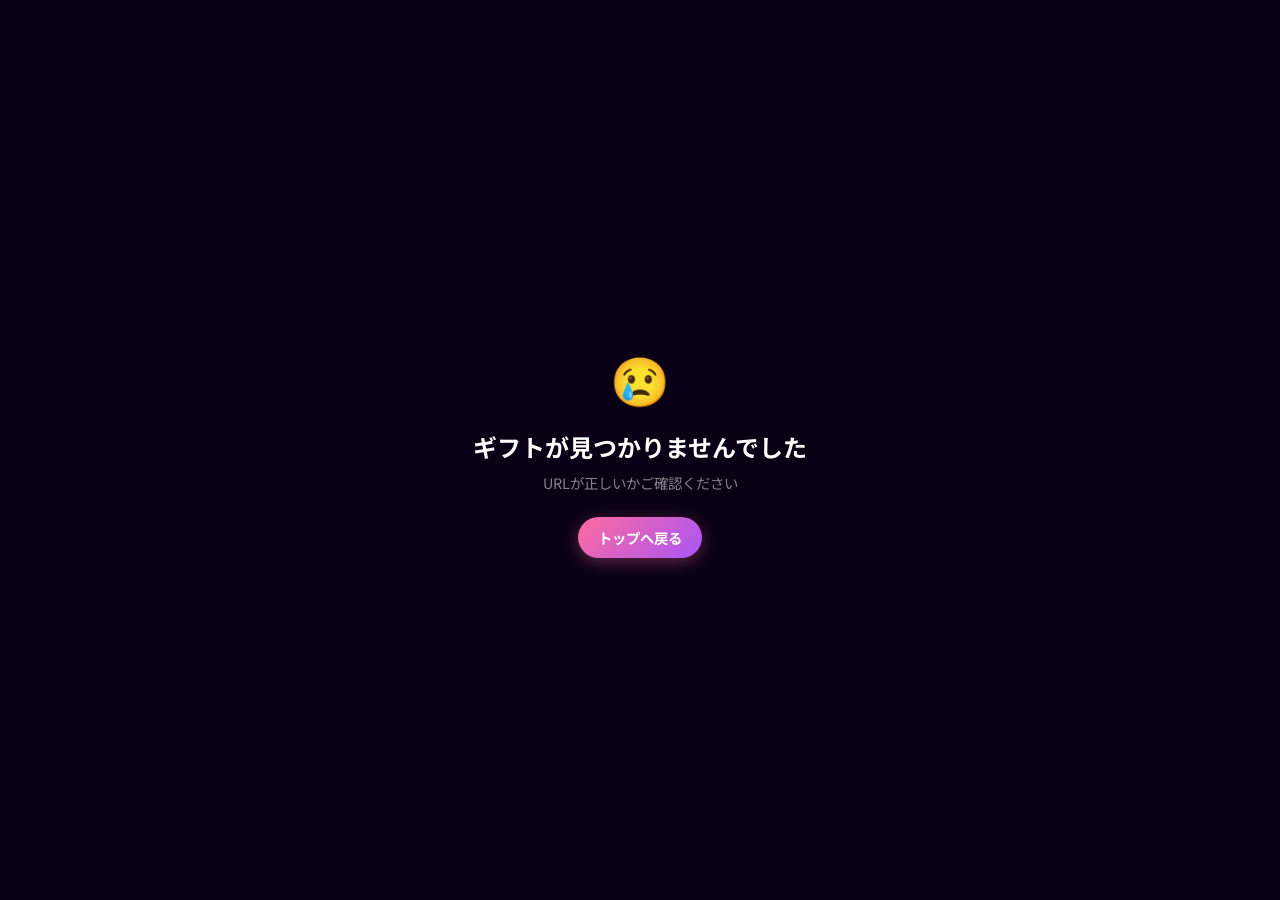
<file: receive.html>
<!DOCTYPE html>
<html lang="ja">
<head>
  <meta charset="UTF-8">
  <meta name="viewport" content="width=device-width, initial-scale=1.0">
  <title>ギフトが届いています！ - Okuri-Bit</title>
  <link rel="stylesheet" href="css/style.css">
  <link rel="stylesheet" href="https://cdn.jsdelivr.net/npm/@fortawesome/fontawesome-free@6.4.0/css/all.min.css">
  <style>
    body {
      background: #0a0015;
      min-height: 100vh;
      overflow-x: hidden;
      font-family: 'Noto Sans JP', 'Nunito', sans-serif;
    }

    /* ===== Intro Screen ===== */
    #introScreen {
      position: fixed; inset: 0;
      background: radial-gradient(ellipse at center, #1a0030 0%, #0a0015 100%);
      display: flex; flex-direction: column;
      align-items: center; justify-content: center;
      z-index: 500;
      transition: opacity 0.8s ease;
    }
    #introScreen.fade-out { opacity: 0; pointer-events: none; }

    .star-field {
      position: absolute; inset: 0;
      pointer-events: none;
    }
    .star {
      position: absolute;
      background: white;
      border-radius: 50%;
      animation: twinkle linear infinite;
    }
    @keyframes twinkle {
      0%, 100% { opacity: 0.1; transform: scale(0.8); }
      50% { opacity: 1; transform: scale(1.2); }
    }

    .intro-logo {
      font-size: 1.4rem;
      font-weight: 900;
      background: linear-gradient(135deg, #FF6B9D, #A855F7);
      -webkit-background-clip: text;
      -webkit-text-fill-color: transparent;
      background-clip: text;
      margin-bottom: 32px;
      letter-spacing: 2px;
    }

    .gift-box-container {
      position: relative;
      cursor: pointer;
      animation: float 2.5s ease-in-out infinite;
    }
    @keyframes float {
      0%, 100% { transform: translateY(0px); }
      50% { transform: translateY(-18px); }
    }
    .gift-box-svg {
      width: 160px;
      height: 160px;
      filter: drop-shadow(0 0 30px rgba(255, 107, 157, 0.7));
    }

    .tap-hint {
      color: rgba(255,255,255,0.6);
      font-size: 0.9rem;
      font-weight: 600;
      margin-top: 24px;
      animation: pulse 1.5s ease-in-out infinite;
    }
    @keyframes pulse {
      0%, 100% { opacity: 0.4; }
      50% { opacity: 1; }
    }

    .sender-badge {
      position: absolute;
      top: -16px;
      left: 50%;
      transform: translateX(-50%);
      background: linear-gradient(135deg, #FF6B9D, #A855F7);
      color: white;
      padding: 6px 20px;
      border-radius: 50px;
      font-size: 0.82rem;
      font-weight: 700;
      white-space: nowrap;
      box-shadow: 0 4px 16px rgba(255,107,157,0.5);
    }

    /* ===== Main Content ===== */
    #mainContent {
      display: none;
      min-height: 100vh;
      background: linear-gradient(170deg, #1a0030 0%, #0d0020 40%, #000510 100%);
    }
    #mainContent.visible { display: block; }

    /* Stage */
    .gift-stage {
      position: relative;
      min-height: 100vh;
      display: flex;
      flex-direction: column;
      align-items: center;
      padding: 40px 20px 40px;
      overflow: hidden;
    }

    /* Spotlight */
    .spotlight {
      position: absolute;
      top: 0;
      left: 50%;
      transform: translateX(-50%);
      width: 600px;
      height: 600px;
      background: radial-gradient(ellipse at top, rgba(168,85,247,0.25) 0%, transparent 65%);
      pointer-events: none;
    }

    /* To / From */
    .to-from {
      text-align: center;
      margin-bottom: 24px;
      z-index: 2;
      animation: slideInUp 0.7s ease forwards;
    }
    .to-text {
      font-size: 0.82rem;
      color: rgba(255,255,255,0.5);
      font-weight: 700;
      letter-spacing: 2px;
      text-transform: uppercase;
      margin-bottom: 6px;
    }
    .from-name {
      font-size: 1.3rem;
      font-weight: 900;
      color: white;
    }
    .from-name .highlight-name {
      background: linear-gradient(90deg, #FF6B9D, #A855F7);
      -webkit-background-clip: text;
      -webkit-text-fill-color: transparent;
      background-clip: text;
    }

    /* Avatar Stage */
    .avatar-performance {
      z-index: 2;
      position: relative;
      margin-bottom: 0;
    }

    .avatar-glow {
      position: absolute;
      top: 50%; left: 50%;
      transform: translate(-50%, -50%);
      width: 260px; height: 260px;
      border-radius: 50%;
      background: radial-gradient(ellipse, rgba(255,107,157,0.3) 0%, transparent 70%);
      animation: glowPulse 2s ease-in-out infinite;
    }
    @keyframes glowPulse {
      0%, 100% { transform: translate(-50%,-50%) scale(1); opacity: 0.8; }
      50% { transform: translate(-50%,-50%) scale(1.2); opacity: 0.4; }
    }

    #mainAvatarCanvas {
      width: 240px; height: 240px;
      position: relative; z-index: 2;
      filter: drop-shadow(0 0 20px rgba(255,107,157,0.4));
    }

    /* Avatar Name Bubble */
    .avatar-name-bubble {
      background: rgba(255,255,255,0.1);
      backdrop-filter: blur(10px);
      border: 1px solid rgba(255,255,255,0.2);
      color: white;
      padding: 6px 18px;
      border-radius: 50px;
      font-size: 0.82rem;
      font-weight: 700;
      margin-top: -8px;
      z-index: 2;
      position: relative;
    }

    /* Speech Bubble */
    .speech-bubble {
      position: relative;
      background: rgba(255,255,255,0.95);
      border-radius: 20px;
      padding: 18px 22px;
      max-width: 340px;
      margin: 16px 0;
      z-index: 2;
      box-shadow: 0 8px 32px rgba(0,0,0,0.3);
      animation: fadeInScale 0.6s 0.4s cubic-bezier(0.34, 1.56, 0.64, 1) both;
    }
    .speech-bubble::before {
      content: '';
      position: absolute;
      top: -14px; left: 50%;
      transform: translateX(-50%);
      border: 8px solid transparent;
      border-bottom-color: rgba(255,255,255,0.95);
    }
    .speech-text {
      font-size: 1rem;
      line-height: 1.7;
      color: #2D2D2D;
      font-weight: 500;
      text-align: center;
    }

    /* Gift Reveal */
    .gift-reveal-area {
      z-index: 2;
      width: 100%;
      max-width: 400px;
      text-align: center;
      animation: slideInUp 0.7s 0.6s ease both;
    }

    .gift-reveal-card {
      background: rgba(255,255,255,0.08);
      backdrop-filter: blur(20px);
      border: 1px solid rgba(255,255,255,0.15);
      border-radius: 28px;
      padding: 28px 24px;
      margin-bottom: 20px;
    }

    .gift-big-emoji {
      font-size: 5rem;
      display: block;
      margin-bottom: 12px;
      animation: bounce 1.5s ease-in-out infinite;
      filter: drop-shadow(0 4px 16px rgba(255,215,0,0.5));
    }

    .gift-reveal-name {
      font-size: 1.5rem;
      font-weight: 900;
      color: white;
      margin-bottom: 6px;
    }

    .gift-reveal-price {
      font-size: 1rem;
      font-weight: 700;
      background: linear-gradient(90deg, #FFD700, #FF8C42);
      -webkit-background-clip: text;
      -webkit-text-fill-color: transparent;
      background-clip: text;
    }

    /* Reaction Section */
    .reaction-section {
      z-index: 2;
      width: 100%;
      max-width: 400px;
      text-align: center;
      padding-bottom: 40px;
    }

    .reaction-title {
      color: rgba(255,255,255,0.8);
      font-size: 0.88rem;
      font-weight: 700;
      margin-bottom: 14px;
      letter-spacing: 1px;
    }

    .reaction-emojis {
      display: flex;
      justify-content: center;
      gap: 10px;
      flex-wrap: wrap;
      margin-bottom: 18px;
    }

    .reaction-emoji-btn {
      width: 60px; height: 60px;
      border-radius: 50%;
      border: 2px solid rgba(255,255,255,0.15);
      background: rgba(255,255,255,0.08);
      font-size: 1.8rem;
      cursor: pointer;
      transition: all 0.25s;
      display: flex; align-items: center; justify-content: center;
    }
    .reaction-emoji-btn:hover, .reaction-emoji-btn.selected {
      transform: scale(1.2);
      border-color: var(--primary);
      background: rgba(255,107,157,0.2);
      box-shadow: 0 0 20px rgba(255,107,157,0.4);
    }

    .reaction-msg-area {
      background: rgba(255,255,255,0.08);
      backdrop-filter: blur(10px);
      border: 1px solid rgba(255,255,255,0.15);
      border-radius: 16px;
      padding: 14px 16px;
      color: white;
      font-size: 0.9rem;
      font-family: inherit;
      width: 100%;
      outline: none;
      resize: none;
      min-height: 90px;
      margin-bottom: 14px;
      transition: border-color 0.2s;
    }
    .reaction-msg-area:focus { border-color: var(--primary); }
    .reaction-msg-area::placeholder { color: rgba(255,255,255,0.35); }

    .react-send-btn {
      width: 100%;
      padding: 16px;
      border-radius: 50px;
      background: linear-gradient(135deg, #FF6B9D, #A855F7);
      color: white;
      font-size: 1rem;
      font-weight: 800;
      border: none;
      cursor: pointer;
      box-shadow: 0 6px 24px rgba(255,107,157,0.45);
      transition: all 0.25s;
      font-family: inherit;
    }
    .react-send-btn:hover { transform: translateY(-2px); box-shadow: 0 10px 32px rgba(255,107,157,0.55); }
    .react-send-btn:disabled { opacity: 0.6; pointer-events: none; }

    /* Sent Reaction Confirmation */
    .reaction-sent {
      display: none;
      text-align: center;
      padding: 28px;
      animation: fadeInScale 0.5s ease forwards;
    }
    .reaction-sent.show { display: block; }
    .reaction-sent-icon { font-size: 3.5rem; margin-bottom: 12px; }
    .reaction-sent-title { font-size: 1.2rem; font-weight: 800; color: white; margin-bottom: 8px; }
    .reaction-sent-sub { color: rgba(255,255,255,0.55); font-size: 0.88rem; }

    /* Floating hearts / stars around avatar */
    .float-decoration {
      position: absolute;
      pointer-events: none;
      z-index: 3;
      animation: floatDeco ease-in-out infinite;
    }
    @keyframes floatDeco {
      0%, 100% { transform: translateY(0) scale(1); opacity: 0.8; }
      50% { transform: translateY(-15px) scale(1.1); opacity: 1; }
    }

    /* Opening animation overlay */
    #openOverlay {
      position: fixed; inset: 0;
      background: white;
      z-index: 300;
      pointer-events: none;
      opacity: 0;
    }
    #openOverlay.flash {
      animation: flashAnim 0.6s ease forwards;
    }
    @keyframes flashAnim {
      0% { opacity: 0; }
      30% { opacity: 0.9; }
      100% { opacity: 0; }
    }

    /* Loading State */
    #loadingState {
      display: flex; flex-direction: column;
      align-items: center; justify-content: center;
      min-height: 100vh;
      background: radial-gradient(ellipse at center, #1a0030 0%, #0a0015 100%);
    }
    .load-spinner {
      width: 56px; height: 56px;
      border: 5px solid rgba(255,255,255,0.1);
      border-top-color: var(--primary);
      border-radius: 50%;
      animation: spin 1s linear infinite;
      margin-bottom: 20px;
    }

    /* Error state */
    #errorState { display:none; }
    #errorState.show { display:flex; flex-direction:column; align-items:center; justify-content:center; min-height:100vh; text-align:center; padding:40px; }

    /* ===== Set Gift Choice UI ===== */
    .set-choice-area {
      width: 100%;
      text-align: center;
    }

    .set-choice-label {
      color: rgba(255,255,255,0.65);
      font-size: 0.82rem;
      font-weight: 700;
      letter-spacing: 2px;
      text-transform: uppercase;
      margin-bottom: 6px;
    }

    .set-choice-title {
      font-size: 1.15rem;
      font-weight: 900;
      color: white;
      margin-bottom: 20px;
      line-height: 1.5;
    }

    .set-cards-grid {
      display: grid;
      grid-template-columns: repeat(3, 1fr);
      gap: 12px;
      margin-bottom: 20px;
    }
    @media (max-width: 400px) {
      .set-cards-grid { grid-template-columns: 1fr; gap: 10px; }
    }

    .set-item-card {
      background: rgba(255,255,255,0.07);
      backdrop-filter: blur(16px);
      border: 2px solid rgba(255,255,255,0.12);
      border-radius: 20px;
      padding: 18px 10px;
      cursor: pointer;
      transition: all 0.3s cubic-bezier(0.34,1.56,0.64,1);
      position: relative;
      overflow: hidden;
      display: flex;
      flex-direction: column;
      align-items: center;
      gap: 8px;
    }
    .set-item-card::before {
      content: '';
      position: absolute;
      inset: 0;
      border-radius: 18px;
      background: linear-gradient(135deg, rgba(255,107,157,0.15), rgba(168,85,247,0.15));
      opacity: 0;
      transition: opacity 0.3s;
    }
    .set-item-card:hover {
      border-color: rgba(255,107,157,0.5);
      transform: translateY(-4px) scale(1.03);
      box-shadow: 0 12px 36px rgba(255,107,157,0.25);
    }
    .set-item-card:hover::before { opacity: 1; }
    .set-item-card.selected {
      border-color: #FF6B9D;
      background: rgba(255,107,157,0.15);
      transform: translateY(-6px) scale(1.05);
      box-shadow: 0 16px 48px rgba(255,107,157,0.4);
    }
    .set-item-card.selected::before { opacity: 1; }
    .set-item-card.not-selected {
      opacity: 0.45;
      transform: scale(0.96);
      pointer-events: none;
    }

    .set-check-badge {
      position: absolute;
      top: 10px;
      right: 10px;
      width: 22px;
      height: 22px;
      border-radius: 50%;
      background: linear-gradient(135deg, #FF6B9D, #A855F7);
      display: flex;
      align-items: center;
      justify-content: center;
      font-size: 0.7rem;
      color: white;
      opacity: 0;
      transform: scale(0);
      transition: all 0.3s cubic-bezier(0.34,1.56,0.64,1);
    }
    .set-item-card.selected .set-check-badge {
      opacity: 1;
      transform: scale(1);
    }

    .set-item-emoji {
      font-size: 2.6rem;
      filter: drop-shadow(0 3px 8px rgba(255,215,0,0.4));
      line-height: 1;
    }

    .set-item-name {
      font-size: 0.82rem;
      font-weight: 800;
      color: white;
      line-height: 1.3;
      text-align: center;
    }

    .set-item-desc {
      font-size: 0.7rem;
      color: rgba(255,255,255,0.45);
      text-align: center;
      line-height: 1.4;
    }

    .set-item-price {
      font-size: 0.75rem;
      font-weight: 700;
      background: linear-gradient(90deg, #FFD700, #FF8C42);
      -webkit-background-clip: text;
      -webkit-text-fill-color: transparent;
      background-clip: text;
    }

    .set-decide-btn {
      width: 100%;
      padding: 16px;
      border-radius: 50px;
      background: linear-gradient(135deg, #FF6B9D, #A855F7);
      color: white;
      font-size: 1rem;
      font-weight: 800;
      border: none;
      cursor: pointer;
      box-shadow: 0 6px 24px rgba(255,107,157,0.45);
      transition: all 0.25s;
      font-family: inherit;
      opacity: 0.4;
      pointer-events: none;
      margin-bottom: 20px;
    }
    .set-decide-btn.active {
      opacity: 1;
      pointer-events: auto;
    }
    .set-decide-btn.active:hover {
      transform: translateY(-2px);
      box-shadow: 0 10px 32px rgba(255,107,157,0.55);
    }

    /* Set result reveal */
    .set-result-reveal {
      display: none;
      animation: fadeInScale 0.6s cubic-bezier(0.34,1.56,0.64,1) both;
    }
    .set-result-reveal.show { display: block; }
    @keyframes fadeInScale {
      from { opacity:0; transform: scale(0.7); }
      to   { opacity:1; transform: scale(1); }
    }
    @keyframes slideInUp {
      from { opacity:0; transform: translateY(30px); }
      to   { opacity:1; transform: translateY(0); }
    }
  </style>
</head>
<body>

<!-- Flash overlay -->
<div id="openOverlay"></div>

<!-- Loading State -->
<div id="loadingState">
  <div class="load-spinner"></div>
  <div style="color:rgba(255,255,255,0.6); font-weight:600;">ギフトを読み込み中...</div>
</div>

<!-- Error State -->
<div id="errorState">
  <div style="font-size:3rem; margin-bottom:16px;">😢</div>
  <h2 style="color:white; margin-bottom:8px;">ギフトが見つかりませんでした</h2>
  <p style="color:rgba(255,255,255,0.5); font-size:0.9rem; margin-bottom:24px;">URLが正しいかご確認ください</p>
  <a href="index.html" class="btn btn-primary">トップへ戻る</a>
</div>

<!-- Intro Screen -->
<div id="introScreen" style="display:none;">
  <div class="star-field" id="starField"></div>
  <div class="intro-logo">✦ Okuri Bit ✦</div>
  <div style="position:relative;">
    <div class="sender-badge" id="introBadge">??? からギフトが届いています</div>
    <div class="gift-box-container" onclick="openGift()">
      <svg class="gift-box-svg" viewBox="0 0 160 160" fill="none" xmlns="http://www.w3.org/2000/svg">
        <!-- Box body -->
        <rect x="20" y="72" width="120" height="72" rx="10" fill="url(#boxGrad)"/>
        <!-- Box lid -->
        <rect x="12" y="54" width="136" height="26" rx="8" fill="url(#lidGrad)"/>
        <!-- Ribbon vertical on body -->
        <rect x="72" y="72" width="16" height="72" fill="url(#ribbonGrad)" opacity="0.9"/>
        <!-- Ribbon horizontal on lid -->
        <rect x="12" y="63" width="136" height="8" fill="url(#ribbonGrad)" opacity="0.9"/>
        <!-- Bow top -->
        <ellipse cx="80" cy="48" rx="20" ry="12" fill="url(#bowGrad)" transform="rotate(-25 80 48)"/>
        <ellipse cx="80" cy="48" rx="20" ry="12" fill="url(#bowGrad)" transform="rotate(25 80 48)"/>
        <circle cx="80" cy="50" r="9" fill="#FF3B7A"/>
        <!-- Stars -->
        <text x="32" y="116" font-size="18" opacity="0.7">⭐</text>
        <text x="106" y="108" font-size="14" opacity="0.6">✨</text>
        <text x="50" y="102" font-size="12" opacity="0.5">💫</text>
        <!-- Gradients -->
        <defs>
          <linearGradient id="boxGrad" x1="20" y1="72" x2="140" y2="144" gradientUnits="userSpaceOnUse">
            <stop offset="0%" stop-color="#FF6B9D"/>
            <stop offset="100%" stop-color="#CC3D7A"/>
          </linearGradient>
          <linearGradient id="lidGrad" x1="12" y1="54" x2="148" y2="80" gradientUnits="userSpaceOnUse">
            <stop offset="0%" stop-color="#FF8FB0"/>
            <stop offset="100%" stop-color="#E05590"/>
          </linearGradient>
          <linearGradient id="ribbonGrad" x1="0" y1="0" x2="1" y2="1" gradientUnits="objectBoundingBox">
            <stop offset="0%" stop-color="#FFD700"/>
            <stop offset="100%" stop-color="#FF8C42"/>
          </linearGradient>
          <linearGradient id="bowGrad" x1="60" y1="36" x2="100" y2="60" gradientUnits="userSpaceOnUse">
            <stop offset="0%" stop-color="#FF6B9D"/>
            <stop offset="100%" stop-color="#A855F7"/>
          </linearGradient>
        </defs>
      </svg>
    </div>
  </div>
  <div class="tap-hint">タップして開ける 🎁</div>
</div>

<!-- Main Content -->
<div id="mainContent">
  <div class="gift-stage">
    <div class="spotlight"></div>

    <!-- Decorations -->
    <div class="float-decoration" style="top:10%; left:10%; font-size:1.4rem; animation-duration:3s;">💖</div>
    <div class="float-decoration" style="top:15%; right:12%; font-size:1.2rem; animation-duration:2.5s; animation-delay:0.5s;">⭐</div>
    <div class="float-decoration" style="top:8%; left:35%; font-size:1rem; animation-duration:4s; animation-delay:1s;">✨</div>
    <div class="float-decoration" style="top:20%; right:25%; font-size:1.6rem; animation-duration:3.5s; animation-delay:0.3s;">🌸</div>

    <!-- To / From -->
    <div class="to-from">
      <div class="to-text">✦ GIFT FOR YOU ✦</div>
      <div class="from-name">
        <span id="recipientDisplayName" class="highlight-name">あなた</span>さんへ
      </div>
      <div style="color:rgba(255,255,255,0.4); font-size:0.8rem; margin-top:4px;">
        from <span id="senderDisplayName" style="color:rgba(255,255,255,0.7); font-weight:700;">?</span>
      </div>
    </div>

    <!-- Avatar Performance -->
    <div class="avatar-performance">
      <div class="avatar-glow"></div>
      <canvas id="mainAvatarCanvas" width="240" height="240"></canvas>
    </div>
    <div class="avatar-name-bubble" id="avatarNameBubble">🌟 アバター</div>

    <!-- Speech Bubble -->
    <div class="speech-bubble" id="speechBubble">
      <div class="speech-text" id="speechText">読み込み中...</div>
    </div>

    <!-- Gift Reveal -->
    <div class="gift-reveal-area">
      <div id="giftRevealContent">
        <!-- JSで動的にレンダリング -->
      </div>

      <!-- Reaction Section -->
      <div class="reaction-section">
        <div class="reaction-title">💬 SEND YOUR REACTION</div>
        <div class="reaction-emojis" id="reactionEmojis">
          <button class="reaction-emoji-btn" data-emoji="🥰" onclick="selectReactionEmoji('🥰',this)">🥰</button>
          <button class="reaction-emoji-btn" data-emoji="😭" onclick="selectReactionEmoji('😭',this)">😭</button>
          <button class="reaction-emoji-btn" data-emoji="🙏" onclick="selectReactionEmoji('🙏',this)">🙏</button>
          <button class="reaction-emoji-btn" data-emoji="😍" onclick="selectReactionEmoji('😍',this)">😍</button>
          <button class="reaction-emoji-btn" data-emoji="🎉" onclick="selectReactionEmoji('🎉',this)">🎉</button>
          <button class="reaction-emoji-btn" data-emoji="💖" onclick="selectReactionEmoji('💖',this)">💖</button>
        </div>

        <div id="reactionForm">
          <textarea
            class="reaction-msg-area"
            id="reactionMsg"
            placeholder="メッセージを書いてね... (任意)"
            maxlength="200"
            rows="3"
          ></textarea>
          <button class="react-send-btn" id="reactSendBtn" onclick="sendReaction()">
            💌 リアクションを送る
          </button>
        </div>

        <div class="reaction-sent" id="reactionSentMsg">
          <div class="reaction-sent-icon" id="sentReactionIcon">💖</div>
          <div class="reaction-sent-title">リアクションを送りました！</div>
          <div class="reaction-sent-sub">送り手に届きます✨</div>
          <div style="margin-top:18px; display:flex; flex-direction:column; gap:10px; align-items:center;">
            <a href="community.html" style="background:linear-gradient(135deg,#A855F7,#7c3aed); color:white; padding:12px 28px; border-radius:50px; font-size:0.88rem; font-weight:800; text-decoration:none; display:inline-flex; align-items:center; gap:8px;">
              <i class="fas fa-users"></i> もらった体験を投稿する
            </a>
            <a href="gift.html" style="color:rgba(255,255,255,0.55); font-size:0.8rem; text-decoration:none;">
              <i class="fas fa-gift"></i> ギフトを贈る →
            </a>
          </div>
        </div>
      </div>
    </div>

  </div>
</div>

<div class="toast" id="toast"></div>

<script>
// ===== State =====
let orderData = null;
let avatarState = {};
let selectedReactionEmoji = '';
let animFrame = null;
let motionTime = 0;

// ===== Get Order ID from URL =====
// LINE内部ブラウザ等でクエリパラメータが消える対策:
// 1) URLSearchParams で取得を試みる
// 2) 失敗した場合は href 全体から "id=xxxx" を正規表現で抽出する
function extractOrderId() {
  // Step 1: 通常のクエリパラメータ
  try {
    const params = new URLSearchParams(window.location.search);
    const v = params.get('id');
    if (v) return v;
  } catch(e) {}

  // Step 2: location.search が空でも href にクエリが残っている場合
  try {
    const m = window.location.href.match(/[?&]id=([^&&#]+)/);
    if (m && m[1]) return decodeURIComponent(m[1]);
  } catch(e) {}

  // Step 3: hash に混入しているケース (#?id=xxx / #id=xxx)
  try {
    const m = window.location.hash.match(/[?&]id=([^&&#]+)/);
    if (m && m[1]) return decodeURIComponent(m[1]);
  } catch(e) {}

  return null;
}
const orderId = extractOrderId();

// demo パラメータも同様に fallback 取得
function extractParam(key) {
  try {
    const v = new URLSearchParams(window.location.search).get(key);
    if (v !== null) return v;
  } catch(e) {}
  try {
    const m = window.location.href.match(new RegExp('[?&]' + key + '=([^&&#]*)'));
    if (m) return decodeURIComponent(m[1]);
  } catch(e) {}
  try {
    const m = window.location.hash.match(new RegExp('[?&]' + key + '=([^&&#]*)'));
    if (m) return decodeURIComponent(m[1]);
  } catch(e) {}
  return null;
}
const isDemoMode = extractParam('demo') === '1';

// ===== Load Order =====
async function loadOrder() {
  // demo=1 の場合はデモデータを直接表示
  if (isDemoMode) { loadDemoOrder(); return; }
  if (!orderId) { showError(); return; }

  // Try to load from DB
  try {
    const res = await fetch(`tables/orders?search=${orderId}`);
    const data = await res.json();

    if (data.data && data.data.length > 0) {
      orderData = data.data.find(o => o.id === orderId);
    }

    // If not found in DB, check sessionStorage (for demo)
    if (!orderData) {
      const lastId = sessionStorage.getItem('lastOrderId');
      if (lastId && lastId === orderId) {
        // Reconstruct from sessionStorage
        const gift = JSON.parse(sessionStorage.getItem('selectedGift') || '{}');
        const av = JSON.parse(sessionStorage.getItem('avatarData') || '{}');
        orderData = {
          id: orderId,
          sender_name: sessionStorage.getItem('senderName') || 'だれか',
          recipient_name: sessionStorage.getItem('recipientName') || 'あなた',
          gift_name: gift.name || 'ギフト',
          gift_emoji: gift.emoji || '🎁',
          gift_price: gift.price || 0,
          gift_is_set: gift.isSet ? 1 : 0,
          gift_set_items: gift.isSet ? JSON.stringify(gift.setItems || []) : '',
          avatar_data: JSON.stringify(av),
          expression: av.expression || 'happy',
          motion: av.motion || 'bounce',
          message: 'テストメッセージです✨',
          status: 'pending'
        };
      }
    }

    if (!orderData) { showError(); return; }

    // Mark as opened
    try {
      await fetch(`tables/orders/${orderData.id}`, {
        method: 'PATCH',
        headers: { 'Content-Type': 'application/json' },
        body: JSON.stringify({ status: 'opened', opened_at: Date.now() })
      });
    } catch (e) {}

    showIntro();
  } catch (e) {
    // Fallback to sessionStorage
    const lastId = sessionStorage.getItem('lastOrderId');
    if (lastId === orderId) {
      const gift = JSON.parse(sessionStorage.getItem('selectedGift') || '{}');
      const av = JSON.parse(sessionStorage.getItem('avatarData') || '{}');
      orderData = {
        id: orderId,
        sender_name: sessionStorage.getItem('senderName') || 'だれか',
        recipient_name: sessionStorage.getItem('recipientName') || 'あなた',
        gift_name: gift.name || 'ギフト',
        gift_emoji: gift.emoji || '🎁',
        gift_price: gift.price || 0,
        gift_is_set: gift.isSet ? 1 : 0,
        gift_set_items: gift.isSet ? JSON.stringify(gift.setItems || []) : '',
        avatar_data: JSON.stringify(av),
        expression: av.expression || 'happy',
        motion: av.motion || 'bounce',
        message: sessionStorage.getItem('demoMessage') || 'ありがとう！いつも笑顔でいてくれてありがとう💕',
        status: 'pending'
      };
      showIntro();
    } else {
      showError();
    }
  }
}

// ===== Demo Order (demo=1 アクセス時) =====
function loadDemoOrder() {
  orderData = {
    id: 'demo',
    sender_name: 'まこと',
    recipient_name: 'あなた',
    gift_name: 'アロマキャンドルセット',
    gift_emoji: '🌸',
    gift_price: 2800,
    gift_is_set: 0,
    gift_set_items: '',
    avatar_data: JSON.stringify({
      faceColor:'#FFDABB', hairStyle:'long', hairColor:'#3D2B1F',
      eyeStyle:'sparkle', accessory:'ribbon', outfit:'dress',
      expression:'cheer', motion:'bounce', name:'コトネ'
    }),
    expression: 'cheer',
    motion: 'bounce',
    message: 'いつも応援してるよ！💪\nこれからも一緒に頑張ろうね🎁',
    status: 'demo'
  };
  showIntro();
}

// ===== Show Intro =====
function showIntro() {
  document.getElementById('loadingState').style.display = 'none';
  const intro = document.getElementById('introScreen');
  intro.style.display = 'flex';

  // Stars
  initStars();

  // Badge
  document.getElementById('introBadge').textContent =
    (orderData.sender_name || '???') + ' からギフトが届いています';
}

function initStars() {
  const sf = document.getElementById('starField');
  for (let i = 0; i < 80; i++) {
    const s = document.createElement('div');
    s.className = 'star';
    const size = Math.random() * 3 + 1;
    s.style.cssText = `
      left: ${Math.random() * 100}%;
      top: ${Math.random() * 100}%;
      width: ${size}px;
      height: ${size}px;
      animation-duration: ${1 + Math.random() * 3}s;
      animation-delay: ${Math.random() * 3}s;
    `;
    sf.appendChild(s);
  }
}

// ===== Open Gift =====
function openGift() {
  // Flash effect
  const overlay = document.getElementById('openOverlay');
  overlay.classList.add('flash');
  setTimeout(() => overlay.classList.remove('flash'), 600);

  // Confetti burst
  launchConfetti();

  // Transition
  const intro = document.getElementById('introScreen');
  intro.classList.add('fade-out');
  setTimeout(() => {
    intro.style.display = 'none';
    showMainContent();
  }, 800);
}

// ===== Show Main Content =====
function showMainContent() {
  const main = document.getElementById('mainContent');
  main.classList.add('visible');

  // Parse avatar data
  try {
    avatarState = JSON.parse(orderData.avatar_data || '{}');
  } catch (e) {
    avatarState = {};
  }

  // Set defaults
  avatarState.faceColor = avatarState.faceColor || '#FFDABB';
  avatarState.hairStyle = avatarState.hairStyle || 'short';
  avatarState.hairColor = avatarState.hairColor || '#3D2B1F';
  avatarState.eyeStyle = avatarState.eyeStyle || 'normal';
  avatarState.accessory = avatarState.accessory || 'none';
  avatarState.outfit = avatarState.outfit || 'casual';
  avatarState.expression = orderData.expression || avatarState.expression || 'happy';
  avatarState.motion = orderData.motion || avatarState.motion || 'bounce';

  // Populate content
  document.getElementById('recipientDisplayName').textContent = orderData.recipient_name || 'あなた';
  document.getElementById('senderDisplayName').textContent = orderData.sender_name || '?';
  document.getElementById('speechText').textContent = orderData.message || '...';
  document.getElementById('avatarNameBubble').textContent = '🌟 ' + (avatarState.name || 'アバター');

  // Render gift reveal area
  const isSet = !!(orderData.gift_is_set && orderData.gift_is_set != '0');
  if (isSet) {
    renderSetChoice();
  } else {
    renderSingleGift();
  }

  // Start avatar animation
  startAvatarAnimation();

  // Continuous confetti
  setTimeout(() => launchConfetti(20), 800);
  setTimeout(() => launchConfetti(15), 1600);
}

// ===== Single Gift Render =====
function renderSingleGift() {
  const container = document.getElementById('giftRevealContent');
  container.innerHTML = `
    <div class="gift-reveal-card" style="animation: fadeInScale 0.7s cubic-bezier(0.34,1.56,0.64,1) both;">
      <span class="gift-big-emoji">${orderData.gift_emoji || '🎁'}</span>
      <div class="gift-reveal-name">${orderData.gift_name || 'ギフト'}</div>
      <div class="gift-reveal-price">¥${(orderData.gift_price || 0).toLocaleString()}</div>
    </div>
  `;
}

// ===== Set Gift Choice Render =====
let selectedSetIndex = -1;

function renderSetChoice() {
  let setItems = [];
  try {
    setItems = JSON.parse(orderData.gift_set_items || '[]');
  } catch(e) { setItems = []; }

  // Fallback — use gift_emoji characters if no set_items
  if (!setItems.length) {
    renderSingleGift(); return;
  }

  const price = orderData.gift_price || 0;
  const container = document.getElementById('giftRevealContent');

  const cardsHtml = setItems.map((item, i) => `
    <div class="set-item-card" id="setCard${i}" onclick="selectSetItem(${i})">
      <div class="set-check-badge">✓</div>
      <span class="set-item-emoji">${item.emoji || '🎁'}</span>
      <div class="set-item-name">${item.name || 'ギフト' + (i+1)}</div>
      ${item.desc ? `<div class="set-item-desc">${item.desc}</div>` : ''}
      <div class="set-item-price">¥${(item.price || price).toLocaleString()}</div>
    </div>
  `).join('');

  container.innerHTML = `
    <div class="set-choice-area" style="animation: slideInUp 0.7s 0.2s ease both; opacity:0; animation-fill-mode:both;">
      <div class="set-choice-label">∴ 3択セットギフト</div>
      <div class="set-choice-title">🎁 3つのギフトから<br>1つ選んでね🥰</div>
      <div class="set-cards-grid">${cardsHtml}</div>
      <button class="set-decide-btn" id="setDecideBtn" onclick="decideSetChoice()">
        ✨ これにする！
      </button>
    </div>
    <div class="set-result-reveal" id="setResultReveal">
      <div class="gift-reveal-card">
        <span class="gift-big-emoji" id="chosenEmoji">🎁</span>
        <div class="gift-reveal-name" id="chosenName">ギフト</div>
        <div class="gift-reveal-price" id="chosenPrice">¥0</div>
      </div>
    </div>
  `;
}

function selectSetItem(index) {
  selectedSetIndex = index;
  const cards = document.querySelectorAll('.set-item-card');
  cards.forEach((card, i) => {
    card.classList.remove('selected', 'not-selected');
    if (i === index) card.classList.add('selected');
    else card.classList.add('not-selected');
  });
  const btn = document.getElementById('setDecideBtn');
  if (btn) btn.classList.add('active');
}

function decideSetChoice() {
  if (selectedSetIndex < 0) return;

  let setItems = [];
  try { setItems = JSON.parse(orderData.gift_set_items || '[]'); } catch(e) {}
  const chosen = setItems[selectedSetIndex];
  if (!chosen) return;

  // Hide choice area with animation
  const choiceArea = document.querySelector('.set-choice-area');
  if (choiceArea) {
    choiceArea.style.transition = 'opacity 0.4s, transform 0.4s';
    choiceArea.style.opacity = '0';
    choiceArea.style.transform = 'scale(0.9)';
  }

  setTimeout(() => {
    // Hide choice, show result
    if (choiceArea) choiceArea.style.display = 'none';

    const resultEl = document.getElementById('setResultReveal');
    document.getElementById('chosenEmoji').textContent = chosen.emoji || '🎁';
    document.getElementById('chosenName').textContent = chosen.name || 'ギフト';
    document.getElementById('chosenPrice').textContent = '¥' + (chosen.price || orderData.gift_price || 0).toLocaleString();
    resultEl.classList.add('show');

    // Save chosen item to order
    try {
      fetch(`tables/orders/${orderData.id}`, {
        method: 'PATCH',
        headers: { 'Content-Type': 'application/json' },
        body: JSON.stringify({
          chosen_item_name: chosen.name,
          chosen_item_emoji: chosen.emoji,
          chosen_item_index: selectedSetIndex,
          status: 'chosen'
        })
      });
    } catch(e) {}

    launchConfetti(40);
    showToast('🎉 ' + (chosen.name || 'ギフト') + 'を選びました！');
  }, 450);
}

// ===== Avatar Drawing (same as avatar.html) =====
const mainCanvas = document.getElementById('mainAvatarCanvas');
const mCtx = mainCanvas.getContext('2d');

function drawMainAvatar(yOffset = 0, sc = 1, rotation = 0) {
  const s = avatarState;
  mCtx.clearRect(0, 0, 240, 240);
  mCtx.save();
  mCtx.translate(120, 120 + yOffset);
  mCtx.rotate(rotation);
  mCtx.scale(sc, sc);
  mCtx.translate(-120, -120);

  const outfitColors = { casual: '#7EC8E3', formal: '#4A5568', dress: '#FF9FB2', yukata: '#6B8E6E' };
  const bodyColor = outfitColors[s.outfit] || '#7EC8E3';

  // Body
  mCtx.beginPath();
  mCtx.ellipse(120, 196, 45, 34, 0, 0, Math.PI * 2);
  mCtx.fillStyle = bodyColor;
  mCtx.fill();

  // Neck
  mCtx.beginPath();
  mCtx.rect(111, 158, 18, 24);
  mCtx.fillStyle = s.faceColor;
  mCtx.fill();

  // Head
  mCtx.beginPath();
  mCtx.arc(120, 132, 52, 0, Math.PI * 2);
  mCtx.fillStyle = s.faceColor;
  mCtx.fill();
  mCtx.strokeStyle = 'rgba(0,0,0,0.06)';
  mCtx.lineWidth = 2;
  mCtx.stroke();

  // Hair
  drawMainHair(s.hairStyle, s.hairColor);

  // Eyes
  drawMainEyes(s.eyeStyle, s.expression);

  // Nose
  mCtx.beginPath();
  mCtx.arc(120, 138, 4, 0, Math.PI);
  mCtx.strokeStyle = 'rgba(0,0,0,0.15)';
  mCtx.lineWidth = 2;
  mCtx.stroke();

  // Mouth
  drawMainMouth(s.expression);

  // Cheeks
  if (['love','shy','happy','celebrate'].includes(s.expression)) {
    mCtx.beginPath(); mCtx.ellipse(92, 144, 10, 7, -0.2, 0, Math.PI*2);
    mCtx.fillStyle = 'rgba(255,150,150,0.35)'; mCtx.fill();
    mCtx.beginPath(); mCtx.ellipse(148, 144, 10, 7, 0.2, 0, Math.PI*2);
    mCtx.fillStyle = 'rgba(255,150,150,0.35)'; mCtx.fill();
  }

  // Accessory
  drawMainAccessory(s.accessory);

  // Outfit details
  drawMainOutfitDetails(s.outfit, bodyColor);

  mCtx.restore();
}

function drawMainHair(style, color) {
  mCtx.fillStyle = color;
  if (style === 'short') {
    mCtx.beginPath(); mCtx.arc(120, 118, 52, Math.PI, 0); mCtx.fill();
    mCtx.beginPath(); mCtx.arc(120, 120, 52, -0.3, Math.PI + 0.3); mCtx.fill();
  } else if (style === 'long') {
    mCtx.beginPath(); mCtx.arc(120, 118, 52, Math.PI, 0); mCtx.fill();
    mCtx.beginPath(); mCtx.ellipse(73, 155, 18, 38, -0.15, 0, Math.PI*2); mCtx.fill();
    mCtx.beginPath(); mCtx.ellipse(167, 155, 18, 38, 0.15, 0, Math.PI*2); mCtx.fill();
  } else if (style === 'wavy') {
    mCtx.beginPath(); mCtx.arc(120, 118, 52, Math.PI, 0); mCtx.fill();
    for (let i = 0; i < 4; i++) {
      mCtx.beginPath();
      mCtx.arc(76 + i * 28, 172 + Math.sin(i) * 8, 14, 0, Math.PI * 2);
      mCtx.fill();
    }
  } else if (style === 'bun') {
    mCtx.beginPath(); mCtx.arc(120, 118, 52, Math.PI + 0.3, -0.3); mCtx.fill();
    mCtx.beginPath(); mCtx.arc(120, 80, 22, 0, Math.PI * 2); mCtx.fill();
  } else if (style === 'hat') {
    mCtx.beginPath(); mCtx.ellipse(120, 102, 52, 18, 0, 0, Math.PI * 2); mCtx.fill();
    mCtx.beginPath(); mCtx.ellipse(120, 84, 36, 32, 0, 0, Math.PI * 2); mCtx.fill();
    mCtx.beginPath(); mCtx.arc(144, 86, 6, 0, Math.PI * 2);
    mCtx.fillStyle = '#FF6B9D'; mCtx.fill();
  }
}

function drawMainEyes(style, expr) {
  if (['happy','celebrate','cheer','excited'].includes(expr)) {
    mCtx.beginPath(); mCtx.arc(101, 128, 9, Math.PI, 0); mCtx.strokeStyle='#333'; mCtx.lineWidth=3; mCtx.stroke();
    mCtx.beginPath(); mCtx.arc(139, 128, 9, Math.PI, 0); mCtx.stroke();
  } else if (expr === 'love') {
    drawMainHeart(mCtx, 99, 122, 10);
    drawMainHeart(mCtx, 137, 122, 10);
  } else if (expr === 'cool') {
    mCtx.fillStyle = '#222';
    mCtx.beginPath(); mCtx.roundRect(88, 120, 26, 15, 7); mCtx.fill();
    mCtx.beginPath(); mCtx.roundRect(126, 120, 26, 15, 7); mCtx.fill();
    mCtx.beginPath(); mCtx.moveTo(114,128); mCtx.lineTo(126,128); mCtx.strokeStyle='#222'; mCtx.lineWidth=3; mCtx.stroke();
  } else {
    const eyeR = style === 'sleepy' ? 6 : 8;
    const irisColor = style === 'sparkle' ? '#FF6B9D' : '#3B5EDB';
    [101, 139].forEach(ex => {
      mCtx.beginPath(); mCtx.ellipse(ex, 128, eyeR, eyeR*0.95, 0, 0, Math.PI*2);
      mCtx.fillStyle='#fff'; mCtx.fill(); mCtx.strokeStyle='#333'; mCtx.lineWidth=2; mCtx.stroke();
      mCtx.beginPath(); mCtx.arc(ex, 128, eyeR*0.55, 0, Math.PI*2); mCtx.fillStyle=irisColor; mCtx.fill();
      mCtx.beginPath(); mCtx.arc(ex-3, 125, 2, 0, Math.PI*2); mCtx.fillStyle='white'; mCtx.fill();
    });
    if (style === 'sleepy') {
      mCtx.beginPath(); mCtx.moveTo(93,120); mCtx.lineTo(109,120); mCtx.strokeStyle='#555'; mCtx.lineWidth=2.5; mCtx.stroke();
      mCtx.beginPath(); mCtx.moveTo(131,120); mCtx.lineTo(147,120); mCtx.stroke();
    }
    if (style === 'sparkle') {
      mCtx.fillStyle='#FFD700'; mCtx.font='12px serif';
      mCtx.fillText('✦', 108, 114); mCtx.fillText('✦', 146, 112);
    }
  }
}

function drawMainHeart(ctx, x, y, size) {
  ctx.save(); ctx.fillStyle='#FF4B6E';
  ctx.beginPath();
  ctx.moveTo(x, y+size*0.3);
  ctx.bezierCurveTo(x,y-size*0.3,x-size,y-size*0.3,x-size,y+size*0.3);
  ctx.bezierCurveTo(x-size,y+size*0.8,x,y+size*1.2,x,y+size*1.2);
  ctx.bezierCurveTo(x,y+size*1.2,x+size,y+size*0.8,x+size,y+size*0.3);
  ctx.bezierCurveTo(x+size,y-size*0.3,x,y-size*0.3,x,y+size*0.3);
  ctx.fill(); ctx.restore();
}

function drawMainMouth(expr) {
  mCtx.lineWidth = 3; mCtx.strokeStyle = '#333'; mCtx.lineCap = 'round';
  if (['happy','excited','celebrate'].includes(expr)) {
    mCtx.beginPath(); mCtx.arc(120, 144, 16, 0.15, Math.PI-0.15); mCtx.stroke();
    mCtx.fillStyle='#FF8A9A'; mCtx.beginPath(); mCtx.arc(120, 144, 13, 0.2, Math.PI-0.2); mCtx.fill();
  } else if (expr === 'love') {
    mCtx.beginPath(); mCtx.arc(120, 146, 13, 0.2, Math.PI-0.2); mCtx.stroke();
  } else if (expr === 'thanks') {
    mCtx.beginPath(); mCtx.moveTo(104,148); mCtx.quadraticCurveTo(120,156,136,148); mCtx.stroke();
  } else if (expr === 'cool') {
    mCtx.beginPath(); mCtx.moveTo(106,148); mCtx.lineTo(134,148); mCtx.stroke();
  } else if (expr === 'cheer') {
    mCtx.beginPath(); mCtx.arc(120, 140, 18, 0.1, Math.PI-0.1); mCtx.stroke();
    mCtx.fillStyle='#FF8A9A'; mCtx.beginPath(); mCtx.arc(120,143,14,0.2,Math.PI-0.2); mCtx.fill();
  } else {
    mCtx.beginPath(); mCtx.arc(120, 146, 12, 0.15, Math.PI-0.15); mCtx.stroke();
  }
}

function drawMainAccessory(acc) {
  if (acc === 'glasses') {
    mCtx.strokeStyle='#555'; mCtx.lineWidth=2.5;
    mCtx.beginPath(); mCtx.roundRect(88,120,24,18,6); mCtx.stroke();
    mCtx.beginPath(); mCtx.roundRect(128,120,24,18,6); mCtx.stroke();
    mCtx.beginPath(); mCtx.moveTo(112,129); mCtx.lineTo(128,129); mCtx.stroke();
  } else if (acc === 'ribbon') {
    mCtx.fillStyle='#FF6B9D';
    mCtx.beginPath(); mCtx.ellipse(120,82,18,10,-0.3,0,Math.PI*2); mCtx.fill();
    mCtx.beginPath(); mCtx.ellipse(120,82,18,10,0.3,0,Math.PI*2); mCtx.fill();
    mCtx.beginPath(); mCtx.arc(120,82,6,0,Math.PI*2); mCtx.fillStyle='#FF3B7A'; mCtx.fill();
  } else if (acc === 'earring') {
    mCtx.fillStyle='#FFD700';
    mCtx.beginPath(); mCtx.arc(66,138,6,0,Math.PI*2); mCtx.fill();
    mCtx.beginPath(); mCtx.arc(174,138,6,0,Math.PI*2); mCtx.fill();
    mCtx.strokeStyle='#FFD700'; mCtx.lineWidth=2.5;
    mCtx.beginPath(); mCtx.arc(66,146,5,0,Math.PI); mCtx.stroke();
    mCtx.beginPath(); mCtx.arc(174,146,5,0,Math.PI); mCtx.stroke();
  } else if (acc === 'flower') {
    mCtx.fillStyle='#FFB7C5';
    for (let i=0;i<5;i++) {
      mCtx.beginPath();
      mCtx.ellipse(148+Math.cos(i*Math.PI*2/5)*11,92+Math.sin(i*Math.PI*2/5)*11,6,5,i*Math.PI*2/5,0,Math.PI*2);
      mCtx.fill();
    }
    mCtx.beginPath(); mCtx.arc(148,92,6,0,Math.PI*2); mCtx.fillStyle='#FFD700'; mCtx.fill();
  }
}

function drawMainOutfitDetails(outfit, bodyColor) {
  if (outfit === 'formal') {
    mCtx.fillStyle='white';
    mCtx.beginPath(); mCtx.ellipse(120,182,10,18,0,0,Math.PI*2); mCtx.fill();
    mCtx.fillStyle='#FF4B6E'; mCtx.fillRect(116,172,8,18);
    mCtx.beginPath(); mCtx.arc(120,170,5,0,Math.PI*2); mCtx.fillStyle='#CC0044'; mCtx.fill();
  } else if (outfit === 'dress') {
    mCtx.strokeStyle='rgba(255,255,255,0.5)'; mCtx.lineWidth=2.5;
    mCtx.beginPath(); mCtx.moveTo(92,174); mCtx.lineTo(105,200); mCtx.stroke();
    mCtx.beginPath(); mCtx.moveTo(120,172); mCtx.lineTo(120,202); mCtx.stroke();
    mCtx.beginPath(); mCtx.moveTo(148,174); mCtx.lineTo(135,200); mCtx.stroke();
  }
}

// ===== Motion =====
function startAvatarAnimation() {
  if (animFrame) cancelAnimationFrame(animFrame);
  const m = avatarState.motion || 'bounce';
  if (m === 'none') { drawMainAvatar(); return; }
  function tick() {
    motionTime += 0.05;
    let yOff=0, rot=0, sc=1;
    if (m==='bounce') yOff = Math.sin(motionTime*2.5)*12;
    else if (m==='wave') { yOff=Math.sin(motionTime*2)*5; rot=Math.sin(motionTime*3)*0.08; }
    else if (m==='spin') rot = motionTime*0.05;
    else if (m==='heartbeat') { sc = 1+Math.abs(Math.sin(motionTime*3))*0.12; }
    else if (m==='tada') {
      yOff=Math.sin(motionTime*4)*8; rot=Math.sin(motionTime*5)*0.1; sc=1+Math.abs(Math.sin(motionTime*4))*0.08;
    }
    drawMainAvatar(yOff, sc, rot);
    animFrame = requestAnimationFrame(tick);
  }
  tick();
}

// ===== Reaction =====
function selectReactionEmoji(emoji, el) {
  selectedReactionEmoji = emoji;
  document.querySelectorAll('.reaction-emoji-btn').forEach(b => b.classList.remove('selected'));
  el.classList.add('selected');
}

async function sendReaction() {
  if (!selectedReactionEmoji) {
    showToast('⚠️ リアクション絵文字を選んでください');
    return;
  }

  const btn = document.getElementById('reactSendBtn');
  btn.disabled = true;
  btn.textContent = '送信中...';

  const msg = document.getElementById('reactionMsg').value.trim();

  try {
    await fetch('tables/reactions', {
      method: 'POST',
      headers: { 'Content-Type': 'application/json' },
      body: JSON.stringify({
        order_id: orderData.id,
        reaction_emoji: selectedReactionEmoji,
        message: msg,
        recipient_name: orderData.recipient_name || 'ゲスト'
      })
    });

    // Update order status
    try {
      await fetch(`tables/orders/${orderData.id}`, {
        method: 'PATCH',
        headers: { 'Content-Type': 'application/json' },
        body: JSON.stringify({ status: 'reacted' })
      });
    } catch (e) {}

  } catch (e) {}

  // Show success regardless
  document.getElementById('reactionForm').style.display = 'none';
  const sentMsg = document.getElementById('reactionSentMsg');
  document.getElementById('sentReactionIcon').textContent = selectedReactionEmoji;
  sentMsg.classList.add('show');

  launchConfetti(30);
  showToast('💌 リアクションを送りました！');
}

// ===== Confetti =====
function launchConfetti(count = 50) {
  const colors = ['#FF6B9D','#A855F7','#FFD700','#FF8C42','#4CAF50','#64B5F6','#FF3B7A'];
  for (let i = 0; i < count; i++) {
    setTimeout(() => {
      const p = document.createElement('div');
      p.style.cssText = `
        position: fixed;
        left: ${Math.random() * 100}vw;
        top: -10px;
        width: ${5 + Math.random() * 8}px;
        height: ${5 + Math.random() * 8}px;
        background: ${colors[Math.floor(Math.random() * colors.length)]};
        border-radius: ${Math.random() > 0.5 ? '50%' : '2px'};
        z-index: 9999;
        pointer-events: none;
        animation: confettiFall ${2 + Math.random() * 2}s ${Math.random() * 0.5}s linear forwards;
      `;
      document.body.appendChild(p);
      setTimeout(() => p.remove(), 4000);
    }, i * 40);
  }
}

function showError() {
  document.getElementById('loadingState').style.display = 'none';
  document.getElementById('errorState').classList.add('show');
  document.getElementById('errorState').style.display = 'flex';
}

function showToast(msg) {
  const t = document.getElementById('toast');
  t.textContent = msg;
  t.classList.add('show');
  setTimeout(() => t.classList.remove('show'), 2800);
}

// ===== Init =====
loadOrder();
</script>
</body>
</html>
</file>
<file: css/style.css>
/* ===== Okuri Bit - Global Styles ===== */
@import url('https://fonts.googleapis.com/css2?family=Nunito:wght@400;600;700;800;900&family=Noto+Sans+JP:wght@400;500;700;900&display=swap');

:root {
  --primary: #FF6B9D;
  --primary-dark: #e0558a;
  --secondary: #A855F7;
  --accent: #FFD700;
  --accent2: #FF8C42;
  --bg: #FFF5F8;
  --bg2: #F3E8FF;
  --text: #2D2D2D;
  --text-light: #888;
  --white: #FFFFFF;
  --shadow: 0 8px 32px rgba(168, 85, 247, 0.15);
  --shadow-card: 0 4px 20px rgba(0,0,0,0.08);
  --radius: 20px;
  --radius-sm: 12px;
  --gradient: linear-gradient(135deg, #FF6B9D 0%, #A855F7 100%);
  --gradient2: linear-gradient(135deg, #FFD700 0%, #FF8C42 100%);
}

* {
  margin: 0;
  padding: 0;
  box-sizing: border-box;
}

body {
  font-family: 'Noto Sans JP', 'Nunito', sans-serif;
  background: var(--bg);
  color: var(--text);
  min-height: 100vh;
  overflow-x: hidden;
}

/* ===== Header ===== */
.site-header {
  background: var(--white);
  box-shadow: 0 2px 16px rgba(255, 107, 157, 0.12);
  position: sticky;
  top: 0;
  z-index: 100;
}

.header-inner {
  max-width: 1100px;
  margin: 0 auto;
  padding: 14px 24px;
  display: flex;
  align-items: center;
  justify-content: space-between;
}

.logo {
  display: flex;
  align-items: center;
  gap: 10px;
  text-decoration: none;
}

.logo-icon {
  width: 40px;
  height: 40px;
  background: var(--gradient);
  border-radius: 12px;
  display: flex;
  align-items: center;
  justify-content: center;
  font-size: 20px;
}

.logo-text {
  font-size: 1.5rem;
  font-weight: 900;
  background: var(--gradient);
  -webkit-background-clip: text;
  -webkit-text-fill-color: transparent;
  background-clip: text;
}

.header-nav {
  display: flex;
  gap: 12px;
  align-items: center;
}

.btn {
  display: inline-flex;
  align-items: center;
  gap: 6px;
  padding: 10px 20px;
  border-radius: 50px;
  font-size: 0.9rem;
  font-weight: 700;
  cursor: pointer;
  transition: all 0.25s;
  border: none;
  text-decoration: none;
}

.btn-primary {
  background: var(--gradient);
  color: white;
  box-shadow: 0 4px 16px rgba(255,107,157,0.35);
}

.btn-primary:hover {
  transform: translateY(-2px);
  box-shadow: 0 8px 24px rgba(255,107,157,0.45);
}

.btn-secondary {
  background: var(--white);
  color: var(--primary);
  border: 2px solid var(--primary);
}

.btn-secondary:hover {
  background: var(--bg);
  transform: translateY(-2px);
}

.btn-outline {
  background: transparent;
  color: var(--text-light);
  border: 2px solid #eee;
}

.btn-outline:hover {
  border-color: var(--primary);
  color: var(--primary);
}

.btn-lg {
  padding: 16px 36px;
  font-size: 1.1rem;
  border-radius: 50px;
}

.btn-full {
  width: 100%;
  justify-content: center;
}

/* ===== Cards ===== */
.card {
  background: var(--white);
  border-radius: var(--radius);
  box-shadow: var(--shadow-card);
  overflow: hidden;
}

/* ===== Section ===== */
.section {
  max-width: 1100px;
  margin: 0 auto;
  padding: 40px 24px;
}

.section-title {
  font-size: 1.6rem;
  font-weight: 900;
  margin-bottom: 8px;
}

.section-subtitle {
  color: var(--text-light);
  margin-bottom: 28px;
}

/* ===== Tags / Chips ===== */
.tag-row {
  display: flex;
  flex-wrap: wrap;
  gap: 8px;
  margin-bottom: 24px;
}

.tag {
  padding: 6px 16px;
  border-radius: 50px;
  font-size: 0.85rem;
  font-weight: 700;
  cursor: pointer;
  transition: all 0.2s;
  border: 2px solid #eee;
  background: white;
  color: var(--text-light);
}

.tag.active, .tag:hover {
  border-color: var(--primary);
  color: var(--primary);
  background: #fff0f5;
}

/* ===== Grid ===== */
.gift-grid {
  display: grid;
  grid-template-columns: repeat(auto-fill, minmax(200px, 1fr));
  gap: 18px;
}

/* ===== Gift Card ===== */
.gift-card {
  background: var(--white);
  border-radius: var(--radius);
  box-shadow: var(--shadow-card);
  padding: 20px;
  text-align: center;
  cursor: pointer;
  transition: all 0.25s;
  border: 2px solid transparent;
  position: relative;
  overflow: hidden;
}

.gift-card::before {
  content: '';
  position: absolute;
  top: 0; left: 0; right: 0;
  height: 4px;
  background: var(--gradient);
  transform: scaleX(0);
  transition: transform 0.25s;
}

.gift-card:hover::before, .gift-card.selected::before {
  transform: scaleX(1);
}

.gift-card:hover {
  transform: translateY(-4px);
  box-shadow: 0 12px 32px rgba(255, 107, 157, 0.18);
  border-color: var(--primary);
}

.gift-card.selected {
  border-color: var(--primary);
  background: #fff0f7;
}

.gift-emoji {
  font-size: 3rem;
  margin-bottom: 10px;
  display: block;
}

.gift-name {
  font-weight: 700;
  font-size: 0.95rem;
  margin-bottom: 4px;
}

.gift-price {
  color: var(--primary);
  font-weight: 800;
  font-size: 0.9rem;
}

.gift-desc {
  color: var(--text-light);
  font-size: 0.78rem;
  margin-top: 4px;
}

/* ===== Steps ===== */
.steps {
  display: flex;
  align-items: center;
  gap: 0;
  margin-bottom: 36px;
  overflow-x: auto;
  padding-bottom: 4px;
}

.step-item {
  display: flex;
  flex-direction: column;
  align-items: center;
  gap: 4px;
  flex-shrink: 0;
}

.step-num {
  width: 36px;
  height: 36px;
  border-radius: 50%;
  background: #eee;
  color: #aaa;
  display: flex;
  align-items: center;
  justify-content: center;
  font-weight: 800;
  font-size: 0.9rem;
  transition: all 0.3s;
}

.step-item.active .step-num {
  background: var(--gradient);
  color: white;
  box-shadow: 0 4px 12px rgba(255,107,157,0.4);
}

.step-item.done .step-num {
  background: #4CAF50;
  color: white;
}

.step-label {
  font-size: 0.72rem;
  color: var(--text-light);
  font-weight: 600;
  white-space: nowrap;
}

.step-item.active .step-label {
  color: var(--primary);
}

.step-line {
  flex: 1;
  height: 2px;
  background: #eee;
  min-width: 20px;
  margin-bottom: 18px;
}

/* ===== Progress Bar ===== */
.progress-bar {
  height: 6px;
  background: #eee;
  border-radius: 50px;
  overflow: hidden;
  margin-bottom: 32px;
}

.progress-fill {
  height: 100%;
  background: var(--gradient);
  border-radius: 50px;
  transition: width 0.5s ease;
}

/* ===== Avatar Canvas ===== */
.avatar-preview-box {
  position: relative;
  width: 200px;
  height: 200px;
  margin: 0 auto;
}

.avatar-svg {
  width: 200px;
  height: 200px;
  filter: drop-shadow(0 8px 24px rgba(168,85,247,0.25));
}

/* ===== Toast ===== */
.toast {
  position: fixed;
  bottom: 24px;
  left: 50%;
  transform: translateX(-50%) translateY(80px);
  background: #2D2D2D;
  color: white;
  padding: 12px 24px;
  border-radius: 50px;
  font-weight: 600;
  font-size: 0.9rem;
  z-index: 9999;
  transition: transform 0.35s cubic-bezier(0.34, 1.56, 0.64, 1);
  pointer-events: none;
}

.toast.show {
  transform: translateX(-50%) translateY(0);
}

/* ===== Modal ===== */
.modal-overlay {
  position: fixed;
  inset: 0;
  background: rgba(0,0,0,0.5);
  z-index: 500;
  display: flex;
  align-items: center;
  justify-content: center;
  padding: 20px;
  opacity: 0;
  pointer-events: none;
  transition: opacity 0.3s;
}

.modal-overlay.open {
  opacity: 1;
  pointer-events: all;
}

.modal-box {
  background: white;
  border-radius: var(--radius);
  padding: 32px;
  max-width: 480px;
  width: 100%;
  transform: scale(0.9);
  transition: transform 0.3s cubic-bezier(0.34, 1.56, 0.64, 1);
  max-height: 90vh;
  overflow-y: auto;
}

.modal-overlay.open .modal-box {
  transform: scale(1);
}

/* ===== Floating particles ===== */
.particles {
  position: fixed;
  top: 0; left: 0;
  width: 100%; height: 100%;
  pointer-events: none;
  z-index: 0;
  overflow: hidden;
}

.particle {
  position: absolute;
  opacity: 0.12;
  animation: floatUp linear infinite;
  font-size: 1.5rem;
}

@keyframes floatUp {
  0% { transform: translateY(110vh) rotate(0deg); opacity: 0.15; }
  100% { transform: translateY(-10vh) rotate(360deg); opacity: 0; }
}

/* ===== Confetti animation ===== */
@keyframes confettiFall {
  0% { transform: translateY(-20px) rotate(0deg); opacity: 1; }
  100% { transform: translateY(100vh) rotate(720deg); opacity: 0; }
}

.confetti-piece {
  position: fixed;
  width: 10px;
  height: 10px;
  border-radius: 2px;
  animation: confettiFall linear forwards;
  z-index: 9999;
  pointer-events: none;
}

/* ===== Avatar animation ===== */
@keyframes bounce {
  0%, 100% { transform: translateY(0); }
  50% { transform: translateY(-12px); }
}

@keyframes wave {
  0%, 100% { transform: rotate(0deg); transform-origin: bottom; }
  25% { transform: rotate(-20deg); transform-origin: bottom; }
  75% { transform: rotate(20deg); transform-origin: bottom; }
}

@keyframes spin {
  0% { transform: rotate(0deg); }
  100% { transform: rotate(360deg); }
}

@keyframes heartbeat {
  0%, 100% { transform: scale(1); }
  30% { transform: scale(1.15); }
  60% { transform: scale(1); }
  80% { transform: scale(1.08); }
}

@keyframes tada {
  0% { transform: scale(1) rotate(0); }
  10%, 20% { transform: scale(0.9) rotate(-3deg); }
  30%, 50%, 70%, 90% { transform: scale(1.1) rotate(3deg); }
  40%, 60%, 80% { transform: scale(1.1) rotate(-3deg); }
  100% { transform: scale(1) rotate(0); }
}

@keyframes slideInUp {
  from { transform: translateY(60px); opacity: 0; }
  to { transform: translateY(0); opacity: 1; }
}

@keyframes fadeInScale {
  from { transform: scale(0.7); opacity: 0; }
  to { transform: scale(1); opacity: 1; }
}

.animate-bounce { animation: bounce 1s ease-in-out infinite; }
.animate-wave { animation: wave 0.8s ease-in-out infinite; }
.animate-spin { animation: spin 1.5s linear infinite; }
.animate-heartbeat { animation: heartbeat 0.8s ease-in-out infinite; }
.animate-tada { animation: tada 1s ease-in-out infinite; }
.animate-slide-up { animation: slideInUp 0.6s cubic-bezier(0.34, 1.56, 0.64, 1) forwards; }
.animate-fade-scale { animation: fadeInScale 0.5s cubic-bezier(0.34, 1.56, 0.64, 1) forwards; }

/* ===== Responsive ===== */
@media (max-width: 640px) {
  .section { padding: 24px 16px; }
  .gift-grid { grid-template-columns: repeat(2, 1fr); gap: 12px; }
  .section-title { font-size: 1.3rem; }
  .btn-lg { padding: 14px 28px; font-size: 1rem; }
  .header-inner { padding: 12px 16px; }
}
</file>
